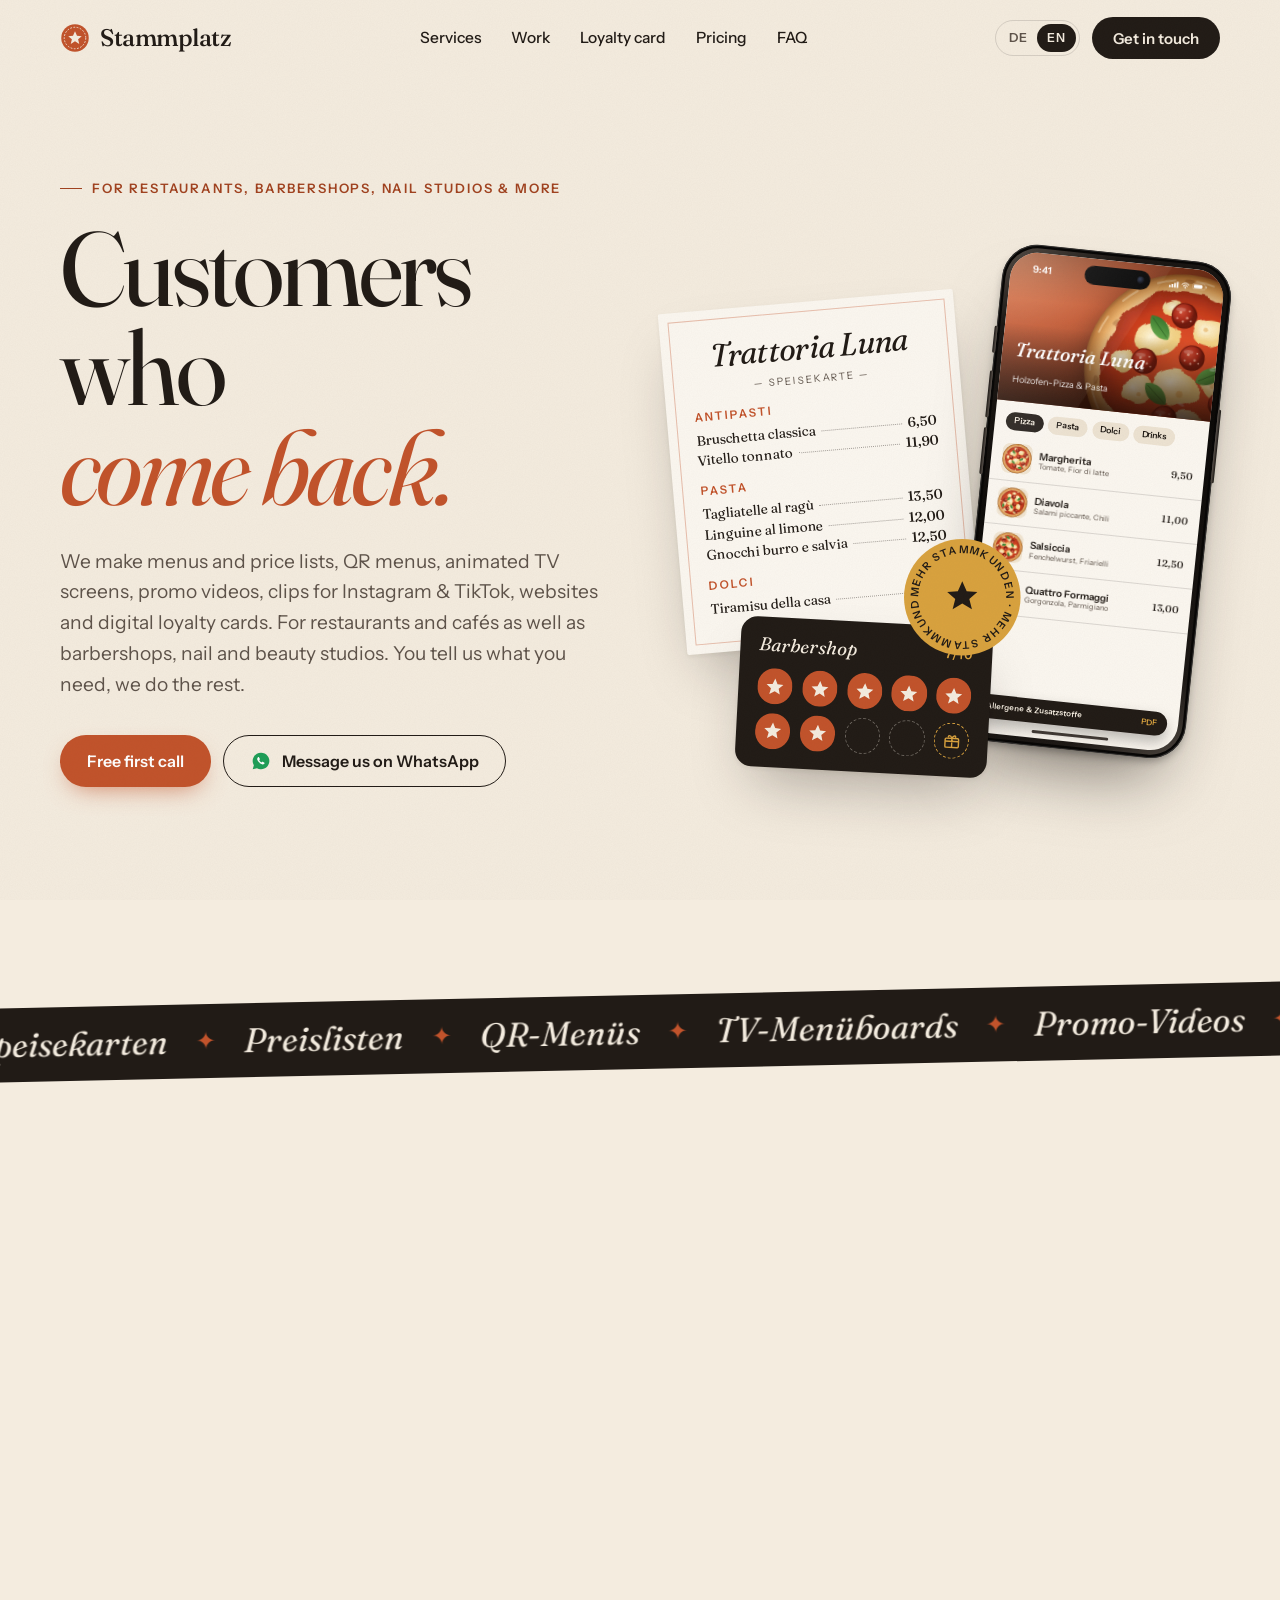
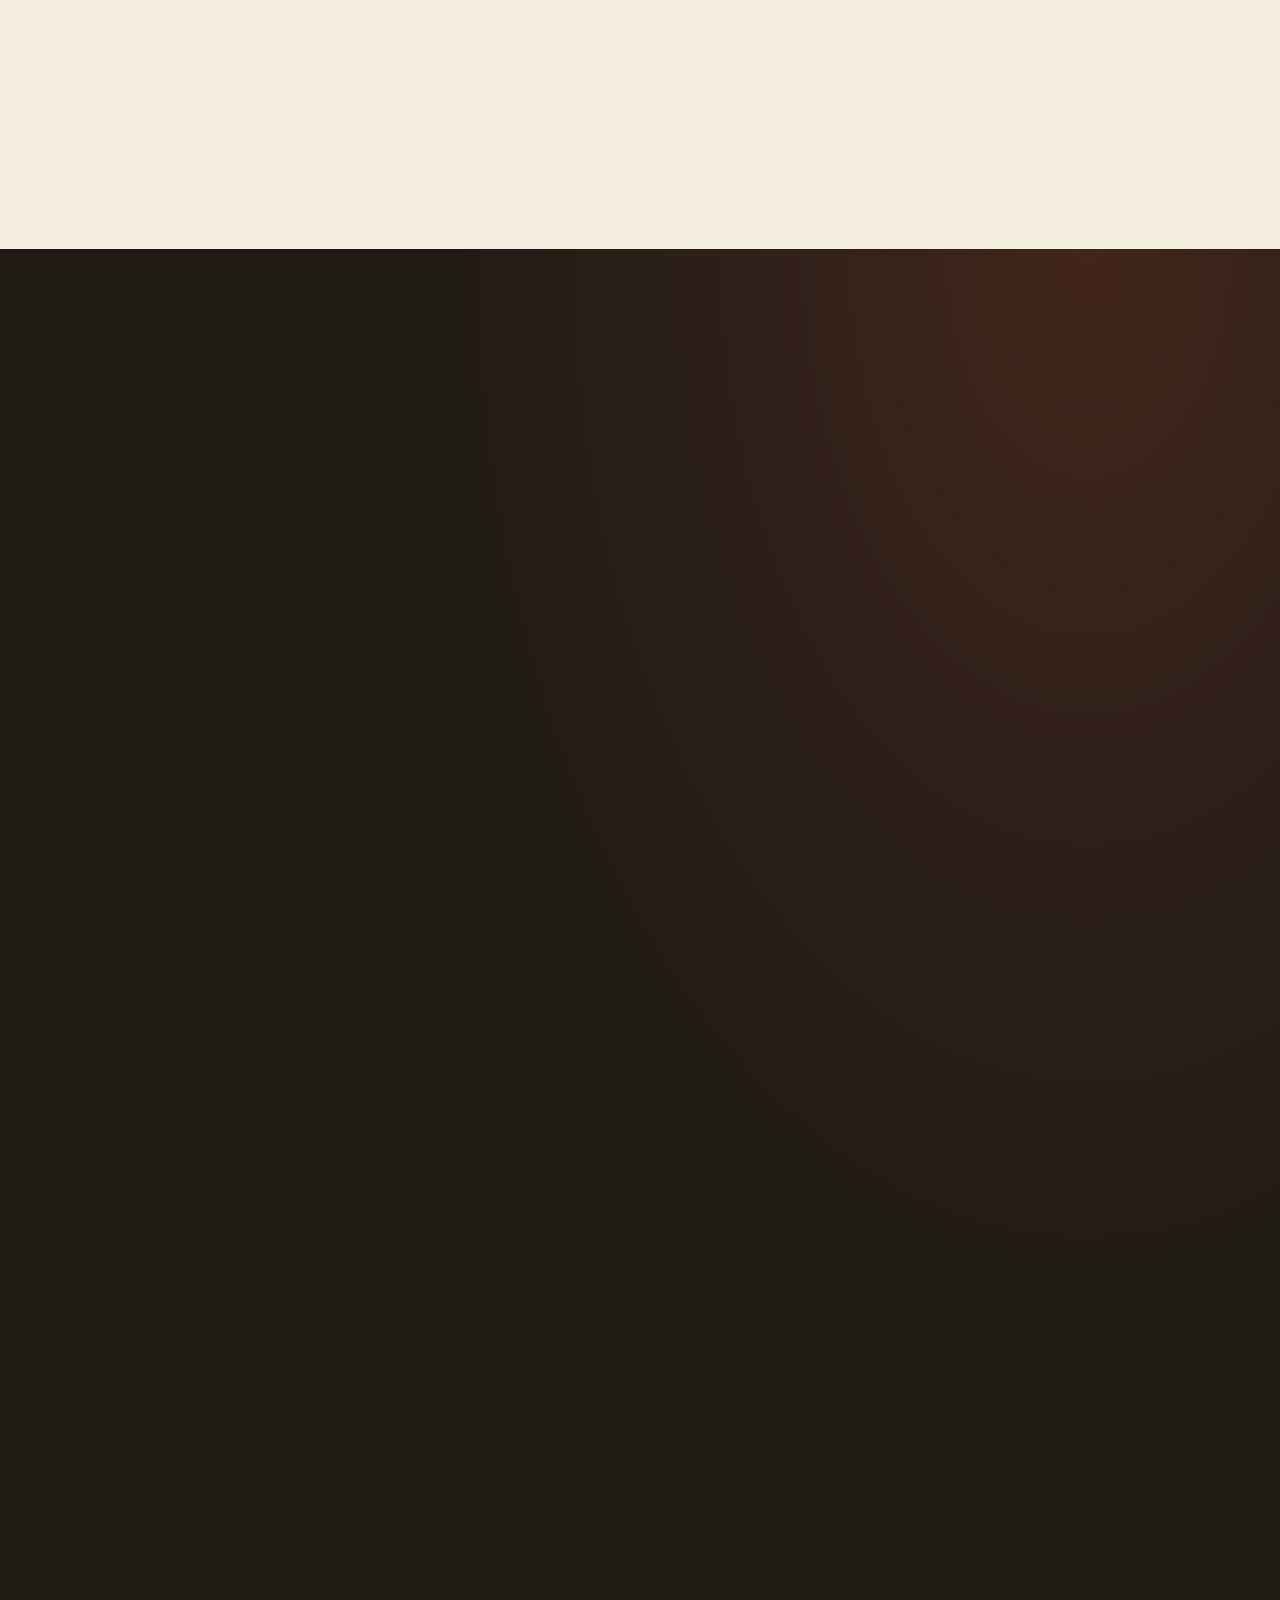
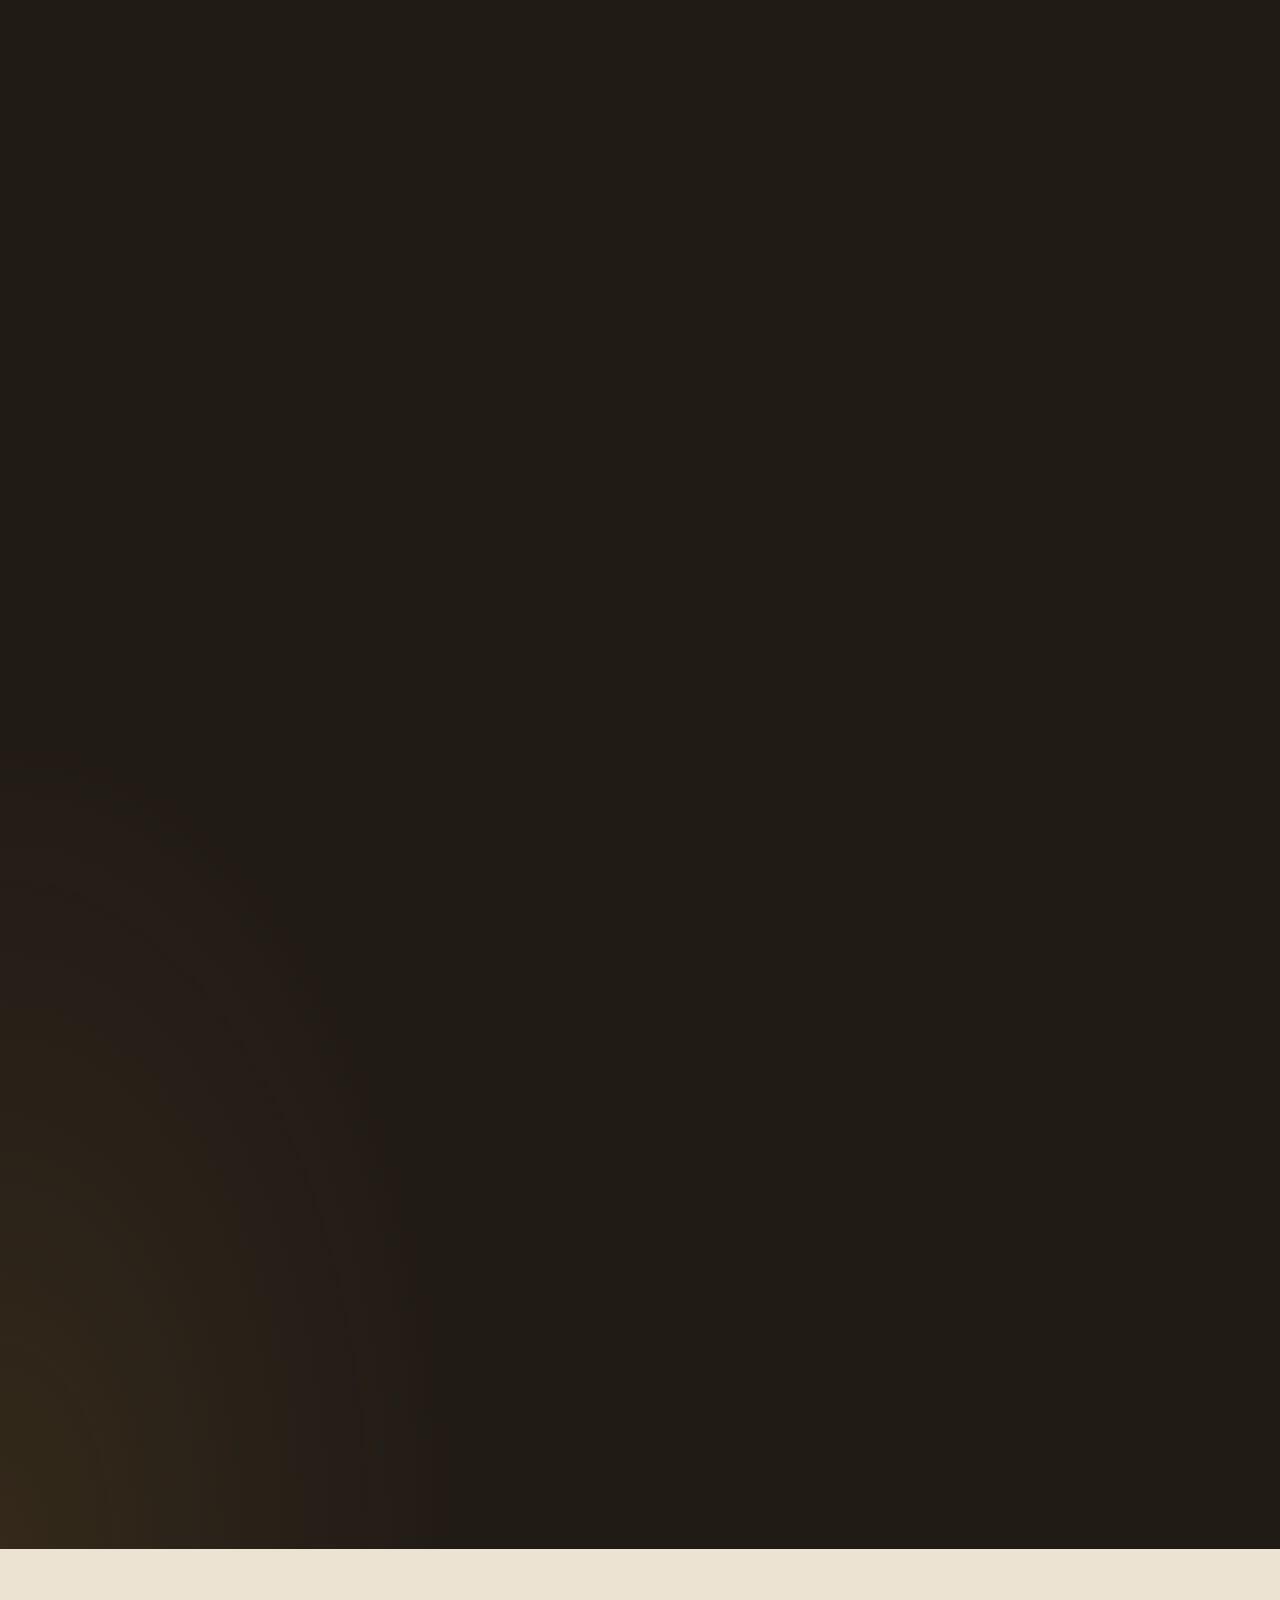
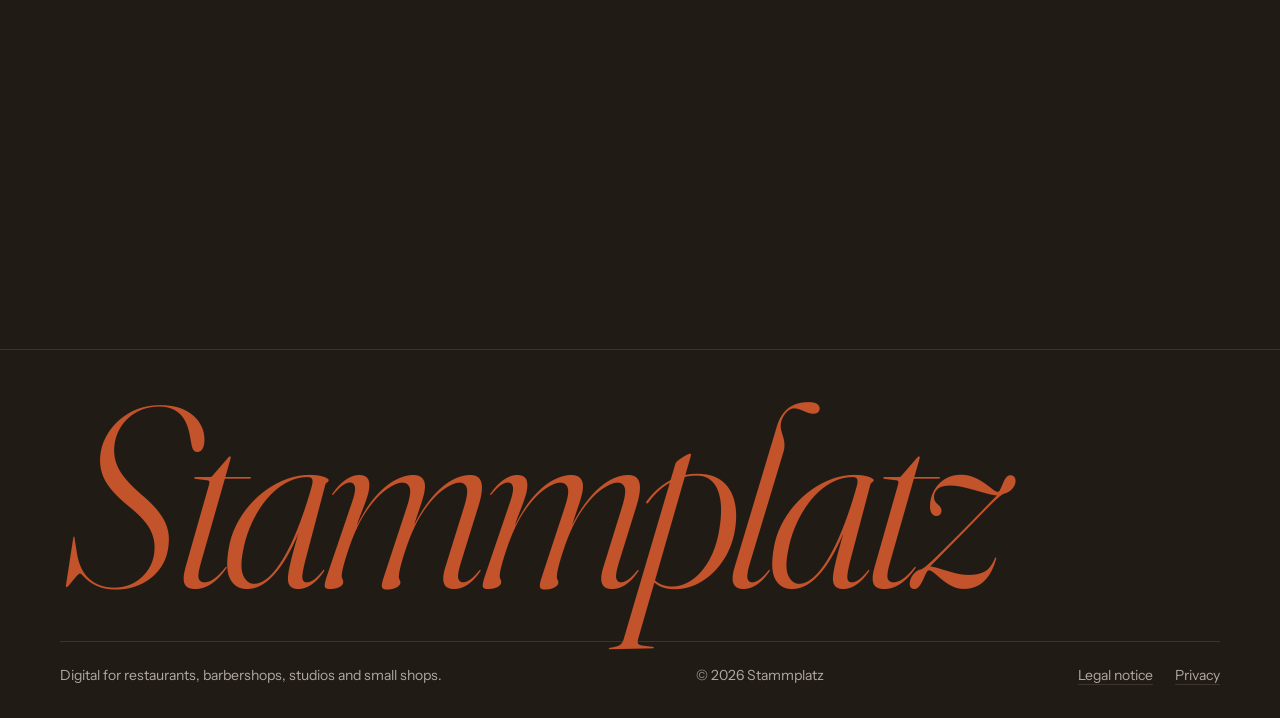
<file: index.html>
<!doctype html>
<html lang="de">
<head>
  <meta charset="utf-8">
  <meta name="viewport" content="width=device-width, initial-scale=1">
  <title>Stammplatz – Digitales für Restaurants, Barbershops und Studios</title>
  <meta name="description" content="Speisekarten und Preislisten, QR-Menüs, animierte TV-Bildschirme, Promo-Videos, Instagram und TikTok, Websites und digitale Stempelkarten. Für Restaurants, Cafés, Barbershops, Nagelstudios und andere kleine Betriebe. Schon über 50 Restaurants betreut.">
  <meta name="theme-color" content="#F4ECDF">
  <meta property="og:title" content="Stammplatz – Kunden, die wiederkommen.">
  <meta property="og:description" content="Speisekarten und Preislisten, QR-Menüs, TV-Bildschirme, Promo-Videos, Instagram &amp; TikTok, Websites und digitale Stempelkarten für Restaurants, Barbershops, Nagelstudios und andere kleine Betriebe.">
  <meta property="og:type" content="website">
  <meta property="og:url" content="https://stammplatz-seite.de/">
  <meta property="og:image" content="https://stammplatz-seite.de/assets/work/web/palma-doener.jpg">
  <link rel="canonical" href="https://stammplatz-seite.de/">
  <link rel="icon" href="assets/favicon.svg" type="image/svg+xml">
  <!-- Sicherheit: Browser lädt nur Dateien von dieser Seite (+ Formular an FormSubmit) -->
  <meta http-equiv="Content-Security-Policy" content="default-src 'self'; script-src 'self' 'sha256-/x7W7R75k8Roq0WaVRQX9blP4OufE5xbAdzklGxsgpw='; style-src 'self'; font-src 'self'; img-src 'self' data:; media-src 'self'; connect-src https://formsubmit.co; form-action 'self'; base-uri 'self'; object-src 'none'">
  <!-- Schriften liegen auf der eigenen Seite (schneller, keine Verbindung zu Google) -->
  <link rel="preload" href="assets/fonts/fraunces.woff2" as="font" type="font/woff2" crossorigin>
  <link rel="preload" href="assets/fonts/instrument-sans.woff2" as="font" type="font/woff2" crossorigin>
  <link rel="stylesheet" href="css/style.css?v=20261123d">
  <script>document.documentElement.classList.add('js');</script>
</head>
<body id="top">

<!-- =========================================================
     GRAFIKEN (Essen, Icons) – einmal definiert, mehrfach benutzt
     ========================================================= -->
<svg width="0" height="0" class="sprite" aria-hidden="true" focusable="false">
  <defs>
    <!-- Pizza -->
    <radialGradient id="pz-crust"><stop offset=".78" stop-color="#F6D29A"/><stop offset=".88" stop-color="#E6A85E"/><stop offset=".96" stop-color="#C47E38"/><stop offset="1" stop-color="#9A5A24"/></radialGradient>
    <radialGradient id="pz-sauce"><stop offset="0" stop-color="#EA5B30"/><stop offset=".8" stop-color="#CC3E1E"/><stop offset="1" stop-color="#A93018"/></radialGradient>
    <radialGradient id="pz-cheese" cx=".4" cy=".35"><stop offset="0" stop-color="#FFF7DC"/><stop offset="1" stop-color="#F3D284"/></radialGradient>
    <radialGradient id="pz-salami" cx=".38" cy=".34"><stop offset="0" stop-color="#D9533A"/><stop offset=".65" stop-color="#AD2C1B"/><stop offset="1" stop-color="#701A0E"/></radialGradient>
    <linearGradient id="pz-basil" x1="0" y1="0" x2="1" y2="1"><stop offset="0" stop-color="#6DB352"/><stop offset="1" stop-color="#2F6B27"/></linearGradient>
    <filter id="melt" x="-15%" y="-15%" width="130%" height="130%"><feTurbulence type="fractalNoise" baseFrequency=".035" numOctaves="2" seed="7"/><feDisplacementMap in="SourceGraphic" scale="14" xChannelSelector="R" yChannelSelector="G"/></filter>
    <filter id="wave" x="-5%" y="-20%" width="110%" height="140%"><feTurbulence type="fractalNoise" baseFrequency=".06 .02" numOctaves="1" seed="3"/><feDisplacementMap in="SourceGraphic" scale="5" xChannelSelector="R" yChannelSelector="G"/></filter>
    <filter id="blur4" x="-20%" y="-50%" width="140%" height="200%"><feGaussianBlur stdDeviation="4"/></filter>
    <g id="pz-sl"><circle r="13" fill="url(#pz-salami)"/><circle r="12.4" fill="none" stroke="#5A1008" stroke-width="1.2" opacity=".5"/><g fill="#F4B8A2" opacity=".85"><circle cx="-4" cy="-3" r="1.4"/><circle cx="3" cy="2" r="1.2"/><circle cx="-1" cy="6" r="1.1"/><circle cx="5" cy="-5" r="1"/><circle cx="-7" cy="3" r="1"/><circle cx="7" cy="5" r=".9"/></g><ellipse cx="-4" cy="-6" rx="5" ry="2" fill="#fff" opacity=".22"/></g>
    <g id="pz-leaf"><path d="M0 0C6-10 22-11 30 0 22 11 6 10 0 0Z" fill="url(#pz-basil)"/><path d="M3 0H27" stroke="#24561E" stroke-width=".9" opacity=".7"/></g>
    <!-- Tiramisu -->
    <radialGradient id="tr-plate"><stop offset="0" stop-color="#FFFFFF"/><stop offset=".7" stop-color="#EFE6D7"/><stop offset="1" stop-color="#D6C8B0"/></radialGradient>
    <linearGradient id="tr-top" x1="0" y1="0" x2="1" y2="0"><stop offset="0" stop-color="#D2E69C"/><stop offset="1" stop-color="#B0CD72"/></linearGradient>
    <linearGradient id="tr-shade" x1="0" y1="0" x2="1" y2="0"><stop offset="0" stop-color="#fff" stop-opacity=".16"/><stop offset=".5" stop-color="#fff" stop-opacity="0"/><stop offset="1" stop-color="#000" stop-opacity=".1"/></linearGradient>
    <clipPath id="tr-front"><polygon points="52,70 150,70 150,142 52,142"/></clipPath>
    <clipPath id="tr-side"><polygon points="150,70 178,52 178,124 150,142"/></clipPath>
    <!-- Burger -->
    <radialGradient id="bg-bun" cx=".4" cy=".3" r=".75"><stop offset="0" stop-color="#F8CC80"/><stop offset=".55" stop-color="#DB9442"/><stop offset="1" stop-color="#A7642A"/></radialGradient>
    <linearGradient id="bg-bunb" x1="0" y1="0" x2="0" y2="1"><stop offset="0" stop-color="#E7A659"/><stop offset="1" stop-color="#B57230"/></linearGradient>
    <radialGradient id="bg-patty" cx=".5" cy=".3" r=".8"><stop offset="0" stop-color="#7E472B"/><stop offset="1" stop-color="#3B1E10"/></radialGradient>
    <linearGradient id="bg-cheese" x1="0" y1="0" x2="0" y2="1"><stop offset="0" stop-color="#FFD24E"/><stop offset="1" stop-color="#F09F1A"/></linearGradient>
    <!-- Cocktail -->
    <linearGradient id="ck-liq" x1="0" y1="0" x2="0" y2="1"><stop offset="0" stop-color="#FFC15A"/><stop offset=".6" stop-color="#F7712A"/><stop offset="1" stop-color="#D9481A"/></linearGradient>
    <linearGradient id="ck-glass" x1="0" y1="0" x2="1" y2="0"><stop offset="0" stop-color="#fff" stop-opacity=".35"/><stop offset=".5" stop-color="#fff" stop-opacity=".06"/><stop offset="1" stop-color="#fff" stop-opacity=".28"/></linearGradient>
  </defs>

  <symbol id="pizza" viewBox="0 0 200 200">
    <circle cx="100" cy="100" r="98" fill="url(#pz-crust)"/>
    <g fill="#7A3B12" opacity=".32"><ellipse cx="30" cy="58" rx="4" ry="2.4" transform="rotate(-40 30 58)"/><ellipse cx="158" cy="36" rx="5" ry="2.6" transform="rotate(40 158 36)"/><ellipse cx="183" cy="112" rx="2.6" ry="5"/><ellipse cx="140" cy="181" rx="5" ry="2.4" transform="rotate(-20 140 181)"/><ellipse cx="52" cy="172" rx="4" ry="2.4" transform="rotate(35 52 172)"/><ellipse cx="15" cy="118" rx="2.4" ry="4.5"/><ellipse cx="100" cy="9" rx="5" ry="2.2"/><ellipse cx="178" cy="70" rx="2.2" ry="3.6"/></g>
    <circle cx="100" cy="100" r="92" fill="none" stroke="#FFE7BD" stroke-opacity=".45" stroke-width="2" stroke-dasharray="18 22" stroke-linecap="round"/>
    <circle cx="100" cy="100" r="81" fill="url(#pz-sauce)" filter="url(#melt)"/>
    <g fill="url(#pz-cheese)" filter="url(#melt)"><ellipse cx="72" cy="70" rx="22" ry="17"/><ellipse cx="126" cy="60" rx="19" ry="15"/><ellipse cx="142" cy="108" rx="21" ry="18"/><ellipse cx="96" cy="118" rx="24" ry="19"/><ellipse cx="58" cy="124" rx="15" ry="14"/><ellipse cx="112" cy="152" rx="18" ry="12"/><ellipse cx="152" cy="146" rx="11" ry="10"/><ellipse cx="88" cy="38" rx="12" ry="9"/><ellipse cx="40" cy="94" rx="10" ry="12"/><ellipse cx="164" cy="80" rx="9" ry="12"/></g>
    <g fill="#E3A247" opacity=".5"><circle cx="77" cy="66" r="4"/><circle cx="134" cy="112" r="3"/><circle cx="101" cy="124" r="3.4"/><circle cx="121" cy="56" r="2.4"/><circle cx="60" cy="128" r="2.2"/></g>
    <use href="#pz-sl" x="62" y="94"/><use href="#pz-sl" x="110" y="86"/><use href="#pz-sl" x="144" y="130"/><use href="#pz-sl" x="88" y="150"/><use href="#pz-sl" x="152" y="72"/><use href="#pz-sl" x="98" y="44"/>
    <use href="#pz-leaf" transform="translate(116 110) rotate(-28)"/><use href="#pz-leaf" transform="translate(66 116) rotate(42)"/><use href="#pz-leaf" transform="translate(140 162) rotate(190)"/><use href="#pz-leaf" transform="translate(84 70) rotate(-130)"/>
    <g fill="#fff" opacity=".35"><ellipse cx="82" cy="82" rx="4" ry="1.6" transform="rotate(-30 82 82)"/><ellipse cx="132" cy="96" rx="3" ry="1.3"/><ellipse cx="104" cy="134" rx="3.4" ry="1.4" transform="rotate(20 104 134)"/><ellipse cx="60" cy="104" rx="2.6" ry="1.1"/></g>
  </symbol>

  <symbol id="tiramisu" viewBox="0 0 220 180">
    <ellipse cx="110" cy="150" rx="102" ry="25" fill="url(#tr-plate)"/>
    <ellipse cx="110" cy="146" rx="80" ry="17" fill="#F7F1E7" stroke="#E0D3BE"/>
    <ellipse cx="118" cy="143" rx="66" ry="9" fill="#3B2416" opacity=".28" filter="url(#blur4)"/>
    <g clip-path="url(#tr-side)"><g transform="matrix(1 -.6429 0 1 0 96.43)" filter="url(#wave)">
      <rect x="140" y="60" width="50" height="20" fill="#9DB862"/><rect x="140" y="80" width="50" height="16" fill="#E6D7BC"/><rect x="140" y="96" width="50" height="14" fill="#9C6533"/><rect x="140" y="110" width="50" height="14" fill="#E6D7BC"/><rect x="140" y="124" width="50" height="13" fill="#8C5829"/><rect x="140" y="137" width="50" height="12" fill="#4A2D1E"/>
    </g></g>
    <polygon points="150,70 178,52 178,124 150,142" fill="#000" opacity=".1"/>
    <g clip-path="url(#tr-front)">
      <g filter="url(#wave)"><rect x="40" y="60" width="122" height="20" fill="#B9D27C"/><rect x="40" y="80" width="122" height="16" fill="#FAF0DC"/><rect x="40" y="96" width="122" height="14" fill="#BC7E41"/><rect x="40" y="110" width="122" height="14" fill="#FAF0DC"/><rect x="40" y="124" width="122" height="13" fill="#AE7038"/><rect x="40" y="137" width="122" height="12" fill="#5B3826"/></g>
      <g fill="#7C4A20" opacity=".45"><ellipse cx="62" cy="103" rx="2" ry="1"/><ellipse cx="84" cy="101" rx="1.6" ry=".9"/><ellipse cx="108" cy="104" rx="2.2" ry="1"/><ellipse cx="132" cy="102" rx="1.6" ry=".9"/><ellipse cx="72" cy="130" rx="2" ry="1"/><ellipse cx="98" cy="131" rx="1.6" ry=".9"/><ellipse cx="124" cy="129" rx="2" ry="1"/><ellipse cx="142" cy="131" rx="1.4" ry=".8"/></g>
      <rect x="52" y="70" width="98" height="72" fill="url(#tr-shade)"/>
    </g>
    <polygon points="52,70 80,52 178,52 150,70" fill="url(#tr-top)"/>
    <path d="M52 70H150L178 52" fill="none" stroke="#E8F3C4" stroke-width="1.2" opacity=".9"/>
    <g>
      <rect x="74" y="62" width="3.4" height="2.2" rx=".6" fill="#6E9A3A" transform="rotate(20 75 63)"/><rect x="88" y="57" width="3" height="2" rx=".6" fill="#8DB64B" transform="rotate(-30 89 58)"/><rect x="96" y="64" width="3.6" height="2.2" rx=".6" fill="#A35D6E" transform="rotate(40 97 65)"/><rect x="104" y="56" width="3" height="2" rx=".6" fill="#6E9A3A"/><rect x="112" y="62" width="3.4" height="2.2" rx=".6" fill="#8DB64B" transform="rotate(60 113 63)"/><rect x="140" y="62" width="3.2" height="2" rx=".6" fill="#6E9A3A" transform="rotate(-20 141 63)"/><rect x="148" y="56" width="3.4" height="2.2" rx=".6" fill="#A35D6E" transform="rotate(25 149 57)"/><rect x="158" y="59" width="3" height="2" rx=".6" fill="#8DB64B"/><rect x="84" y="66" width="2.6" height="1.8" rx=".5" fill="#8DB64B"/><rect x="132" y="66" width="2.8" height="1.8" rx=".5" fill="#6E9A3A" transform="rotate(50 133 67)"/><rect x="164" y="54" width="2.6" height="1.8" rx=".5" fill="#6E9A3A"/>
    </g>
    <path d="M108 56C106 46 116 42 122 33 128 42 138 46 136 56 134 60 110 60 108 56Z" fill="#FFF9EC"/>
    <path d="M112 52C118 48 126 48 132 52M116 45C120 42 124 42 128 45" fill="none" stroke="#EADBC0" stroke-width="1.2"/>
    <ellipse cx="122" cy="36" rx="4.4" ry="2.8" fill="#8FBF4E" transform="rotate(-20 122 36)"/>
    <path d="M134 46c6-8 16-9 19-3-6 6-14 7-19 3z" fill="#4E9A3A"/><path d="M135 46c5-2 10-3 16-3" stroke="#2F6B27" stroke-width=".8" fill="none"/>
  </symbol>

  <symbol id="b-bot" viewBox="0 0 200 180"><path d="M36 130h128a4 4 0 0 1 4 4c0 16-22 26-68 26S32 150 32 134a4 4 0 0 1 4-4z" fill="url(#bg-bunb)"/><path d="M36 129h128a5 5 0 0 1 0 8H36a5 5 0 0 1 0-8z" fill="#F2C887"/></symbol>
  <symbol id="b-patty" viewBox="0 0 200 180"><rect x="30" y="104" width="140" height="28" rx="14" fill="url(#bg-patty)"/><g stroke="#24100A" stroke-width="2" opacity=".35" stroke-linecap="round"><path d="M48 112l8 12M72 110l8 14M96 110l8 14M120 110l8 14M144 112l8 12"/></g><g fill="#A0603A" opacity=".55"><circle cx="60" cy="122" r="1.5"/><circle cx="88" cy="114" r="1.2"/><circle cx="116" cy="124" r="1.4"/><circle cx="138" cy="116" r="1.2"/></g></symbol>
  <symbol id="b-cheese" viewBox="0 0 200 180"><path d="M28 96H172L168 104C162 104 160 108 159 116 158 123 152 123 151 116L149 104H120C115 104 113 110 112 120 111 128 104 128 103 120L101 104H72C66 104 64 108 63 113 62 119 56 119 55 113L53 104H32Z" fill="url(#bg-cheese)"/><path d="M32 97H168" stroke="#FFE59A" stroke-width="2" opacity=".7"/></symbol>
  <symbol id="b-tomato" viewBox="0 0 200 180"><ellipse cx="70" cy="95" rx="32" ry="7.5" fill="#D93A26"/><ellipse cx="70" cy="94" rx="25" ry="5" fill="#EF6247"/><ellipse cx="130" cy="95" rx="32" ry="7.5" fill="#D93A26"/><ellipse cx="130" cy="94" rx="25" ry="5" fill="#EF6247"/><g fill="#F8D68C"><ellipse cx="62" cy="94" rx="2" ry="1"/><ellipse cx="76" cy="93" rx="2" ry="1"/><ellipse cx="124" cy="94" rx="2" ry="1"/><ellipse cx="138" cy="93" rx="2" ry="1"/></g></symbol>
  <symbol id="b-lettuce" viewBox="0 0 200 180"><path d="M30 88q5.5-9 11 0t11 0t11 0t11 0t11 0t11 0t11 0t11 0t11 0t11 0t11 0t11 0t11 0v6q-5.5 7-11 0t-11 0t-11 0t-11 0t-11 0t-11 0t-11 0t-11 0t-11 0t-11 0t-11 0t-11 0t-11 0z" fill="#74B944"/><path d="M32 90q5.5-6 11 0t11 0t11 0t11 0t11 0t11 0t11 0t11 0t11 0t11 0t11 0t11 0" fill="none" stroke="#4C8E29" stroke-width="1.2" opacity=".7"/></symbol>
  <symbol id="b-top" viewBox="0 0 200 180"><path d="M32 82C32 40 62 22 100 22S168 40 168 82c0 5-3 8-8 8H40c-5 0-8-3-8-8z" fill="url(#bg-bun)"/><ellipse cx="76" cy="42" rx="22" ry="8" fill="#fff" opacity=".22" transform="rotate(-18 76 42)"/><g fill="#FFF3D6"><ellipse cx="70" cy="52" rx="2.6" ry="1.4" transform="rotate(30 70 52)"/><ellipse cx="92" cy="38" rx="2.6" ry="1.4" transform="rotate(-20 92 38)"/><ellipse cx="112" cy="46" rx="2.6" ry="1.4" transform="rotate(40 112 46)"/><ellipse cx="132" cy="40" rx="2.6" ry="1.4" transform="rotate(-30 132 40)"/><ellipse cx="150" cy="58" rx="2.6" ry="1.4" transform="rotate(20 150 58)"/><ellipse cx="56" cy="66" rx="2.6" ry="1.4" transform="rotate(-40 56 66)"/><ellipse cx="84" cy="62" rx="2.6" ry="1.4" transform="rotate(10 84 62)"/><ellipse cx="106" cy="30" rx="2.6" ry="1.4"/><ellipse cx="124" cy="62" rx="2.6" ry="1.4" transform="rotate(-15 124 62)"/><ellipse cx="142" cy="74" rx="2.6" ry="1.4" transform="rotate(35 142 74)"/><ellipse cx="100" cy="52" rx="2.6" ry="1.4" transform="rotate(50 100 52)"/><ellipse cx="72" cy="76" rx="2.6" ry="1.4" transform="rotate(-10 72 76)"/></g></symbol>
  <symbol id="food-burger" viewBox="0 0 200 180"><use href="#b-bot"/><use href="#b-patty"/><use href="#b-cheese"/><use href="#b-tomato"/><use href="#b-lettuce"/><use href="#b-top"/></symbol>

  <symbol id="cocktail" viewBox="0 0 160 220">
    <ellipse cx="80" cy="207" rx="36" ry="7" fill="#000" opacity=".28"/>
    <ellipse cx="80" cy="200" rx="30" ry="6" fill="url(#ck-glass)" stroke="#fff" stroke-opacity=".5"/>
    <rect x="77" y="128" width="6" height="72" fill="url(#ck-glass)"/>
    <path d="M34 20Q30 122 80 132Q130 122 126 20" fill="url(#ck-glass)"/>
    <path d="M98 2L76 112" stroke="#F4ECDF" stroke-width="5" stroke-linecap="round"/>
    <path d="M37 58Q36 122 80 128Q124 122 123 58Z" fill="url(#ck-liq)"/>
    <ellipse cx="80" cy="58" rx="43" ry="5" fill="#FFD27A" opacity=".9"/>
    <g fill="#fff" opacity=".3"><rect x="50" y="66" width="22" height="20" rx="4" transform="rotate(-12 61 76)"/><rect x="82" y="72" width="22" height="20" rx="4" transform="rotate(14 93 82)"/><rect x="62" y="94" width="20" height="18" rx="4" transform="rotate(6 72 103)"/></g>
    <path d="M44 30Q42 100 62 118" stroke="#fff" stroke-opacity=".55" stroke-width="3" fill="none" stroke-linecap="round"/>
    <path d="M34 20Q30 122 80 132Q130 122 126 20" fill="none" stroke="#fff" stroke-opacity=".5" stroke-width="1.8"/>
    <ellipse cx="80" cy="20" rx="46" ry="6" fill="none" stroke="#fff" stroke-opacity=".6" stroke-width="1.5"/>
    <g transform="translate(120 24)"><circle r="18" fill="#EE7A1F"/><circle r="15" fill="#FFB547"/><path d="M0-15V15M-15 0H15M-10.6-10.6L10.6 10.6M10.6-10.6L-10.6 10.6" stroke="#F59A2E" stroke-width="1.4"/><circle r="2.4" fill="#FFE0A0"/></g>
  </symbol>

  <symbol id="sb-icons" viewBox="0 0 68 12">
    <rect x="0" y="8" width="3" height="4" rx=".8"/><rect x="4.5" y="6" width="3" height="6" rx=".8"/><rect x="9" y="3.5" width="3" height="8.5" rx=".8"/><rect x="13.5" y="1" width="3" height="11" rx=".8"/>
    <path d="M23 4.6a9 9 0 0 1 12 0M25.3 7.3a5.6 5.6 0 0 1 7.4 0" stroke="currentColor" stroke-width="1.7" fill="none" stroke-linecap="round"/><circle cx="29" cy="10.2" r="1.4"/>
    <rect x="42" y="1" width="22" height="10" rx="3" fill="none" stroke="currentColor" stroke-opacity=".45"/><rect x="44" y="3" width="15" height="6" rx="1.5"/><rect x="65" y="4" width="1.8" height="4" rx=".8" fill-opacity=".45"/>
  </symbol>
  <symbol id="qr" viewBox="0 0 21 21">
    <path fill-rule="evenodd" d="M0 0h7v7H0zM1 1v5h5V1zM2 2h3v3H2zM14 0h7v7h-7zM15 1v5h5V1zM16 2h3v3h-3zM0 14h7v7H0zM1 15v5h5v-5zM2 16h3v3H2z"/>
    <path d="M8 0h1v1H8zM10 0h1v1h-1zM12 0h1v1h-1zM9 1h1v1H9zM11 1h1v1h-1zM8 2h2v1H8zM12 2h1v1h-1zM10 3h1v1h-1zM8 4h1v1H8zM11 4h2v1h-2zM9 5h1v1H9zM10 6h1v1h-1zM12 6h1v1h-1zM0 8h1v1H0zM2 8h2v1H2zM5 8h1v1H5zM7 8h1v1H7zM9 8h2v1H9zM13 8h1v1h-1zM15 8h2v1h-2zM19 8h2v1h-2zM1 9h1v1H1zM4 9h1v1H4zM6 9h1v1H6zM8 9h1v1H8zM11 9h2v1h-2zM14 9h1v1h-1zM17 9h1v1h-1zM20 9h1v1h-1zM0 10h1v1H0zM2 10h1v1H2zM5 10h1v1H5zM9 10h2v1H9zM13 10h1v1h-1zM15 10h1v1h-1zM18 10h2v1h-2zM1 11h1v1H1zM3 11h2v1H3zM7 11h2v1H7zM11 11h1v1h-1zM14 11h1v1h-1zM16 11h2v1h-2zM20 11h1v1h-1zM0 12h1v1H0zM2 12h1v1H2zM5 12h2v1H5zM9 12h1v1H9zM12 12h2v1h-2zM15 12h1v1h-1zM18 12h1v1h-1zM8 13h1v1H8zM10 13h2v1h-2zM14 13h1v1h-1zM16 13h1v1h-1zM19 13h2v1h-2zM9 14h1v1H9zM12 14h2v1h-2zM15 14h1v1h-1zM17 14h2v1h-2zM8 15h1v1H8zM10 15h1v1h-1zM14 15h1v1h-1zM16 15h1v1h-1zM19 15h1v1h-1zM9 16h1v1H9zM11 16h2v1h-2zM15 16h1v1h-1zM17 16h2v1h-2zM20 16h1v1h-1zM8 17h1v1H8zM10 17h1v1h-1zM13 17h2v1h-2zM16 17h1v1h-1zM19 17h1v1h-1zM9 18h1v1H9zM11 18h2v1h-2zM15 18h1v1h-1zM17 18h2v1h-2zM20 18h1v1h-1zM8 19h1v1H8zM10 19h1v1h-1zM13 19h1v1h-1zM16 19h1v1h-1zM19 19h1v1h-1zM9 20h1v1H9zM11 20h2v1h-2zM14 20h2v1h-2zM17 20h1v1h-1zM20 20h1v1h-1z"/>
  </symbol>
</svg>

<!-- ============ HEADER ============ -->
<header class="site-header" id="header">
  <div class="container header-inner">
    <a class="logo" href="#top" aria-label="Stammplatz – Startseite">
      <svg class="logo-mark" viewBox="0 0 24 24" aria-hidden="true"><circle cx="12" cy="12" r="11" fill="currentColor"/><circle cx="12" cy="12" r="8.6" fill="none" stroke="#F4ECDF" stroke-width=".7" stroke-dasharray="1.4 1.2"/><polygon points="12,6.6 13.6,10.2 17.4,10.5 14.5,12.9 15.4,16.7 12,14.6 8.6,16.7 9.5,12.9 6.6,10.5 10.4,10.2" fill="#F4ECDF"/></svg>
      <span>Stammplatz</span>
    </a>

    <nav class="nav" id="nav" aria-label="Hauptnavigation">
      <a href="#leistungen" data-i18n="nav.services">Leistungen</a>
      <a href="#arbeiten" data-i18n="nav.work">Arbeiten</a>
      <a href="#stempelkarte" data-i18n="nav.stamp">Stempelkarte</a>
      <a href="#pakete" data-i18n="nav.pricing">Preise</a>
      <a href="#faq" data-i18n="nav.faq">FAQ</a>
      <a href="#kontakt" class="nav-cta-mobile" data-i18n="nav.contact">Kontakt</a>
    </nav>

    <div class="header-actions">
      <div class="lang" role="group" aria-label="Sprache / Language">
        <button type="button" data-lang="de" aria-pressed="true">DE</button>
        <button type="button" data-lang="en" aria-pressed="false">EN</button>
      </div>
      <a href="#kontakt" class="btn btn-small btn-ink header-cta" data-i18n="nav.cta">Anfragen</a>
      <button class="burger" id="burger" type="button" aria-label="Menü öffnen" aria-expanded="false" aria-controls="nav">
        <span></span><span></span>
      </button>
    </div>
  </div>
</header>

<main>

<!-- ============ HERO ============ -->
<section class="hero">
  <div class="container hero-grid">
    <div class="hero-copy">
      <p class="eyebrow reveal" data-i18n="hero.eyebrow">Für Restaurants, Barbershops, Nagelstudios &amp; Co.</p>
      <h1 class="reveal" data-i18n="hero.title">Kunden, die <em>wiederkommen.</em></h1>
      <p class="lead reveal" data-i18n="hero.lead">Wir machen Speisekarten und Preislisten, QR-Menüs, animierte TV-Bildschirme, Promo-Videos, Clips für Instagram &amp; TikTok, Websites und digitale Stempelkarten. Für Restaurants und Cafés genauso wie für Barbershops, Nagel- und Kosmetikstudios. Sie schicken uns Ihre Wünsche, wir erledigen den Rest.</p>
      <p class="lead lead-short reveal" data-i18n="hero.lead.s">Karten, TV-Menüs, Websites und Stempelkarten. Sie sagen, was Sie brauchen, wir machen den Rest.</p>
      <div class="hero-ctas reveal">
        <a href="#kontakt" class="btn btn-primary" data-i18n="hero.cta1">Kostenloses Erstgespräch</a>
        <a href="https://wa.me/4917661998691?text=Hallo%20Stammplatz%2C%20ich%20interessiere%20mich%20f%C3%BCr%20Ihre%20Angebote." data-i18n-attr="href:ct.wa.href" target="_blank" rel="noopener" class="btn btn-ghost btn-wa"><svg class="wa-ic" viewBox="0 0 24 24" aria-hidden="true"><path d="M12 3a9 9 0 0 0-7.8 13.5L3 21l4.6-1.2A9 9 0 1 0 12 3z"/><path class="wa-phone" d="M8.8 7.8c.3-.3.8-.3 1 .1l.9 1.7c.2.3.1.7-.2 1l-.5.5c.5 1.1 1.4 2 2.5 2.5l.5-.5c.3-.3.7-.3 1-.2l1.7.9c.4.2.4.7.1 1-.9 1-2.2 1.2-3.4.6a9 9 0 0 1-4.2-4.2c-.6-1.2-.4-2.5.6-3.4z"/></svg><span data-i18n="hero.cta2">Per WhatsApp schreiben</span></a>
      </div>
      <ul class="trust reveal">
        <li data-i18n="hero.t1">Schon 50+ Restaurants betreut</li>
        <li data-i18n="hero.t2">Festpreise, Menü ab 49 €</li>
        <li data-i18n="hero.t3">Sie sprechen direkt mit uns</li>
      </ul>
    </div>

    <div class="hero-visual reveal" aria-hidden="true">
      <!-- Paper menu -->
      <div class="hv-menu float-a">
        <p class="hv-menu-name">Trattoria Luna</p>
        <p class="hv-menu-sub">— Speisekarte —</p>
        <p class="hv-menu-sec">Antipasti</p>
        <p class="hv-row"><span>Bruschetta classica</span><i></i><b>6,50</b></p>
        <p class="hv-row"><span>Vitello tonnato</span><i></i><b>11,90</b></p>
        <p class="hv-menu-sec">Pasta</p>
        <p class="hv-row"><span>Tagliatelle al ragù</span><i></i><b>13,50</b></p>
        <p class="hv-row"><span>Linguine al limone</span><i></i><b>12,00</b></p>
        <p class="hv-row"><span>Gnocchi burro e salvia</span><i></i><b>12,50</b></p>
        <p class="hv-menu-sec">Dolci</p>
        <p class="hv-row"><span>Tiramisu della casa</span><i></i><b>6,90</b></p>
      </div>

      <!-- Phone: QR menu -->
      <div class="device hv-phone float-b">
        <div class="device-body">
          <i class="db db-a"></i><i class="db db-v1"></i><i class="db db-v2"></i><i class="db db-p"></i>
          <div class="device-screen">
            <span class="device-island"></span>
            <div class="sb sb-light"><span>9:41</span><svg><use href="#sb-icons"/></svg></div>
            <div class="qr-hero">
              <svg class="qr-pizza"><use href="#pizza"/></svg>
              <div class="qr-hero-txt"><b>Trattoria Luna</b><small>Holzofen-Pizza &amp; Pasta</small></div>
            </div>
            <div class="qr-chips"><span class="on">Pizza</span><span>Pasta</span><span>Dolci</span><span>Drinks</span></div>
            <div class="qr-item"><span class="qr-thumb"><svg><use href="#pizza"/></svg></span><span class="qr-txt"><b>Margherita</b><small>Tomate, Fior di latte</small></span><span class="qr-price">9,50</span></div>
            <div class="qr-item"><span class="qr-thumb r2"><svg><use href="#pizza"/></svg></span><span class="qr-txt"><b>Diavola</b><small>Salami piccante, Chili</small></span><span class="qr-price">11,00</span></div>
            <div class="qr-item"><span class="qr-thumb r3"><svg><use href="#pizza"/></svg></span><span class="qr-txt"><b>Salsiccia</b><small>Fenchelwurst, Friarielli</small></span><span class="qr-price">12,50</span></div>
            <div class="qr-item"><span class="qr-thumb r4"><svg><use href="#pizza"/></svg></span><span class="qr-txt"><b>Quattro Formaggi</b><small>Gorgonzola, Parmigiano</small></span><span class="qr-price">13,00</span></div>
            <div class="qr-bar"><span>Allergene &amp; Zusatzstoffe</span><span>PDF</span></div>
            <span class="device-home"></span>
          </div>
        </div>
      </div>

      <!-- Stamp card -->
      <div class="hv-stamp float-c">
        <div class="hv-stamp-top"><span>Barbershop</span><span>7/10</span></div>
        <div class="hv-stamp-grid">
          <i class="on"></i><i class="on"></i><i class="on"></i><i class="on"></i><i class="on"></i>
          <i class="on"></i><i class="on"></i><i></i><i></i><i class="gift"></i>
        </div>
      </div>

      <!-- Rotating badge -->
      <svg class="hv-badge" viewBox="0 0 120 120">
        <defs><path id="circ" d="M60,60 m-44,0 a44,44 0 1,1 88,0 a44,44 0 1,1 -88,0"/></defs>
        <circle cx="60" cy="60" r="58" class="hv-badge-bg"/>
        <text><textPath href="#circ">MEHR STAMMKUNDEN · MEHR STAMMKUNDEN ·</textPath></text>
        <polygon points="60,44 64.4,54 75,54.8 67,61.6 69.6,72 60,66.2 50.4,72 53,61.6 45,54.8 55.6,54" class="hv-badge-star"/>
      </svg>
    </div>
  </div>
</section>

<!-- ============ MARQUEE ============ -->
<div class="marquee-wrap" aria-hidden="true">
<div class="marquee">
  <div class="marquee-track">
    <span>Speisekarten</span><span>✦</span><span>Preislisten</span><span>✦</span><span>QR-Menüs</span><span>✦</span><span>TV-Menüboards</span><span>✦</span><span>Promo-Videos</span><span>✦</span><span>Instagram</span><span>✦</span><span>TikTok</span><span>✦</span><span>Websites</span><span>✦</span><span>Stempelkarten</span><span>✦</span>
    <span>Speisekarten</span><span>✦</span><span>Preislisten</span><span>✦</span><span>QR-Menüs</span><span>✦</span><span>TV-Menüboards</span><span>✦</span><span>Promo-Videos</span><span>✦</span><span>Instagram</span><span>✦</span><span>TikTok</span><span>✦</span><span>Websites</span><span>✦</span><span>Stempelkarten</span><span>✦</span>
  </div>
</div>
</div>

<!-- ============ ZAHLEN ============ -->
<section class="stats" aria-label="Stammplatz in Zahlen">
  <div class="container stats-grid">
    <div class="stat stat-main reveal">
      <p class="stat-num"><span class="count" data-to="50">50</span><span class="stat-plus">+</span></p>
      <p class="stat-label" data-i18n="st.1">Restaurants haben wir schon digital gemacht</p>
    </div>
    <div class="stat reveal">
      <p class="stat-num">24<small>h</small></p>
      <p class="stat-label" data-i18n="st.2">bis zur Antwort auf Ihre Anfrage</p>
    </div>
    <div class="stat reveal">
      <p class="stat-num">5<small data-i18n="st.days">Tage</small></p>
      <p class="stat-label" data-i18n="st.3">bis Ihre neue Karte oder Preisliste fertig ist</p>
    </div>
    <div class="stat reveal">
      <p class="stat-num">1</p>
      <p class="stat-label" data-i18n="st.4">Ansprechpartner für alles</p>
    </div>
  </div>
</section>

<!-- ============ FÜR WEN ============ -->
<section class="section section-branches" id="branchen">
  <div class="container">
    <div class="section-head">
      <p class="eyebrow reveal" data-i18n="br.eyebrow">Für wen</p>
      <h2 class="reveal" data-i18n="br.title">Nicht nur für <em>Restaurants.</em></h2>
      <p class="section-lead reveal" data-i18n="br.lead">Angefangen haben wir mit Restaurants. Dieselben Werkzeuge helfen jedem Laden, in den Kunden regelmäßig wiederkommen sollen.</p>
    </div>
    <div class="branches">
      <article class="branch reveal">
        <span class="icon"><svg viewBox="0 0 24 24" aria-hidden="true"><path d="M7 3v18M4.5 3v5a2.5 2.5 0 0 0 5 0V3M17 21V3c-2.2 1.2-3.5 4-3.5 7.5 0 1.6 1.2 2.5 3.5 2.5"/></svg></span>
        <div><h3 data-i18n="br.1.t">Restaurants &amp; Cafés</h3><p data-i18n="br.1.d">Speisekarte, QR-Menü am Tisch und das TV-Menü über der Theke.</p></div>
      </article>
      <article class="branch reveal">
        <span class="icon"><svg viewBox="0 0 24 24" aria-hidden="true"><path d="M8 11.5l4 9.5 4-9.5"/><path d="M7.5 11.5a4.5 4.5 0 1 1 9 0z"/></svg></span>
        <div><h3 data-i18n="br.2.t">Imbisse &amp; Eisdielen</h3><p data-i18n="br.2.d">Bewegte Angebote auf dem Bildschirm, Bestell-Link über WhatsApp und Ihr Google-Profil.</p></div>
      </article>
      <article class="branch reveal">
        <span class="icon"><svg viewBox="0 0 24 24" aria-hidden="true"><circle cx="6" cy="7" r="3"/><circle cx="6" cy="17" r="3"/><path d="M8.6 8.6L20 19M8.6 15.4L20 5"/></svg></span>
        <div><h3 data-i18n="br.3.t">Barbershops &amp; Friseure</h3><p data-i18n="br.3.d">Preisliste auf dem Bildschirm im Laden, Stempelkarte (z. B. jeder 10. Schnitt gratis) und Reels von Ihren Schnitten.</p></div>
      </article>
      <article class="branch reveal">
        <span class="icon"><svg viewBox="0 0 24 24" aria-hidden="true"><rect x="7" y="10" width="10" height="11" rx="2.5"/><path d="M10 10V6.5h4V10M11 6.5V3h2v3.5"/></svg></span>
        <div><h3 data-i18n="br.4.t">Nagelstudios</h3><p data-i18n="br.4.d">Preisliste als PDF und per QR-Code, Instagram und TikTok mit Ihren Designs.</p></div>
      </article>
      <article class="branch reveal">
        <span class="icon"><svg viewBox="0 0 24 24" aria-hidden="true"><path d="M12 3l1.8 5.2L19 10l-5.2 1.8L12 17l-1.8-5.2L5 10l5.2-1.8z"/><path d="M18.5 15.5l.7 1.8 1.8.7-1.8.7-.7 1.8-.7-1.8-1.8-.7 1.8-.7z"/></svg></span>
        <div><h3 data-i18n="br.5.t">Kosmetik &amp; Beauty</h3><p data-i18n="br.5.d">Website mit Behandlungen und Preisen, Google-Profil mit Bewertungen und eine Stempelkarte für Stammkundinnen.</p></div>
      </article>
      <a class="branch branch-more reveal" href="#kontakt">
        <span class="icon"><svg viewBox="0 0 24 24" aria-hidden="true"><path d="M5 12h14M13 6l6 6-6 6"/></svg></span>
        <div><h3 data-i18n="br.6.t">Ihr Laden <em>fehlt?</em></h3><p data-i18n="br.6.d">Tattoo-Studio, Bäckerei, Kiosk oder Fitnessstudio: Schreiben Sie uns, was Sie brauchen.</p></div>
      </a>
    </div>
  </div>
</section>

<!-- ============ OHNE / MIT UNS ============ -->
<section class="section" id="unterschied">
  <div class="container">
    <div class="section-head">
      <p class="eyebrow reveal" data-i18n="cmp.eyebrow">Der Unterschied</p>
      <h2 class="reveal" data-i18n="cmp.title">Was sich <em>für Sie ändert.</em></h2>
    </div>
    <div class="compare">
      <article class="cmp reveal">
        <h3 data-i18n="cmp.1.t">Neue Preise</h3>
        <div class="cmp-row cmp-without">
          <span class="cmp-ic"><svg viewBox="0 0 24 24" aria-hidden="true"><path d="M7 7l10 10M17 7L7 17"/></svg></span>
          <div><span class="cmp-tag" data-i18n="cmp.without">Ohne uns</span><p data-i18n="cmp.1.a">Alle Karten und Preislisten neu drucken und bis dahin mit dem Kuli korrigieren.</p></div>
        </div>
        <div class="cmp-row cmp-with">
          <span class="cmp-ic"><svg class="draw" viewBox="0 0 24 24" aria-hidden="true"><path d="M5 12.5l4.5 4.5L19 7.5"/></svg></span>
          <div><span class="cmp-tag" data-i18n="cmp.with">Mit uns</span><p data-i18n="cmp.1.b">Sie schreiben uns kurz, wir ändern die Online-Version. Neu drucken müssen Sie nichts.</p></div>
        </div>
      </article>
      <article class="cmp reveal">
        <h3 data-i18n="cmp.2.t">Stammkunden</h3>
        <div class="cmp-row cmp-without">
          <span class="cmp-ic"><svg viewBox="0 0 24 24" aria-hidden="true"><path d="M7 7l10 10M17 7L7 17"/></svg></span>
          <div><span class="cmp-tag" data-i18n="cmp.without">Ohne uns</span><p data-i18n="cmp.2.a">Kunden kommen einmal, und Sie wissen nicht, ob sie wiederkommen.</p></div>
        </div>
        <div class="cmp-row cmp-with">
          <span class="cmp-ic"><svg class="draw" viewBox="0 0 24 24" aria-hidden="true"><path d="M5 12.5l4.5 4.5L19 7.5"/></svg></span>
          <div><span class="cmp-tag" data-i18n="cmp.with">Mit uns</span><p data-i18n="cmp.2.b">Die Stempelkarte ist auf dem Handy Ihrer Kunden. Wer länger nicht da war, bekommt eine Nachricht.</p></div>
        </div>
      </article>
      <article class="cmp reveal">
        <h3 data-i18n="cmp.3.t">Telefon</h3>
        <div class="cmp-row cmp-without">
          <span class="cmp-ic"><svg viewBox="0 0 24 24" aria-hidden="true"><path d="M7 7l10 10M17 7L7 17"/></svg></span>
          <div><span class="cmp-tag" data-i18n="cmp.without">Ohne uns</span><p data-i18n="cmp.3.a">Es klingelt, während Sie am Herd oder beim Kunden stehen. Der Anrufer legt auf.</p></div>
        </div>
        <div class="cmp-row cmp-with">
          <span class="cmp-ic"><svg class="draw" viewBox="0 0 24 24" aria-hidden="true"><path d="M5 12.5l4.5 4.5L19 7.5"/></svg></span>
          <div><span class="cmp-tag" data-i18n="cmp.with">Mit uns</span><p data-i18n="cmp.3.b">Der Telefon-Assistent geht ran und beantwortet die Frage für Sie.</p></div>
        </div>
      </article>
    </div>
  </div>
</section>

<!-- ============ SERVICES ============ -->
<section class="section" id="leistungen">
  <div class="container">
    <div class="section-head">
      <p class="eyebrow reveal" data-i18n="svc.eyebrow">Leistungen</p>
      <h2 class="reveal" data-i18n="svc.title">Alles für Ihr Geschäft <em>aus einer Hand.</em></h2>
      <p class="section-lead reveal" data-i18n="svc.lead">Ein Ansprechpartner für Karte oder Preisliste, TV-Bildschirm, Website und Social Media. Alles bekommt denselben Look.</p>
    </div>

    <div class="services">
      <article class="service reveal">
        <div class="service-top"><span class="icon"><svg viewBox="0 0 24 24"><rect x="5" y="3" width="14" height="18" rx="2"/><path d="M8.5 8h7M8.5 12h7M8.5 16h4"/></svg></span><span class="num">01</span></div>
        <h3 data-i18n="svc.1.t">Speisekarte &amp; Preisliste</h3>
        <p class="svc-price"><small data-i18n="pk.from">ab</small> 49 €</p>
        <p data-i18n="svc.1.d">Klares Layout und gut lesbare Schrift, bei Speisekarten mit Allergenen. Sie bekommen Karte oder Preisliste druckfertig und als PDF für Website &amp; WhatsApp.</p>
        <ul class="tags"><li data-i18n="svc.1.a">Druck</li><li>PDF</li><li data-i18n="svc.1.b">Allergene</li></ul>
      </article>

      <article class="service reveal">
        <div class="service-top"><span class="icon"><svg viewBox="0 0 24 24"><rect x="3.5" y="3.5" width="6.5" height="6.5" rx="1"/><rect x="14" y="3.5" width="6.5" height="6.5" rx="1"/><rect x="3.5" y="14" width="6.5" height="6.5" rx="1"/><path d="M14 14h2.5v2.5H14zM18 18h2.5v2.5H18zM18 14h2.5M14 20.5h2"/></svg></span><span class="num">02</span></div>
        <h3 data-i18n="svc.2.t">QR-Code-Menü</h3>
        <p class="svc-price"><span data-i18n="svc.2.p">Tischaufsteller, 5 Stück 10 €</span></p>
        <p data-i18n="svc.2.d">Kunden scannen den Code am Tisch oder an der Theke und sehen Ihre Karte oder Preisliste auf dem Handy, ohne App. Ändert sich ein Preis, schreiben Sie uns, und wir ändern ihn.</p>
        <ul class="tags"><li data-i18n="svc.2.a">Aufsteller</li><li data-i18n="svc.2.b">Ohne App</li></ul>
      </article>

      <article class="service reveal">
        <div class="service-top"><span class="icon"><svg viewBox="0 0 24 24"><rect x="2.5" y="4" width="19" height="13" rx="2"/><path d="M8 21h8M12 17v4"/><path d="M10.3 8.3v4.6l3.9-2.3z" fill="currentColor" stroke="none"/></svg></span><span class="num">03</span></div>
        <h3 data-i18n="svc.3.t">Animiertes TV-Menü</h3>
        <p class="svc-price">79 € <span data-i18n="svc.3.p">pro Bildschirm</span></p>
        <p data-i18n="svc.3.d">Ein bewegtes Menü oder eine Preisliste für den Bildschirm über der Theke oder im Wartebereich, mit Angeboten, Tagesgerichten oder Happy Hour. Ihre Kunden sehen es schon beim Warten.</p>
        <ul class="tags"><li>Animation</li><li>Full HD / 4K</li></ul>
      </article>

      <article class="service reveal">
        <div class="service-top"><span class="icon"><svg viewBox="0 0 24 24"><rect x="6" y="2.5" width="12" height="19" rx="2.5"/><path d="M10.5 9.2v5.6l4.6-2.8z" fill="currentColor" stroke="none"/><path d="M2.5 8v8M21.5 8v8"/></svg></span><span class="num">04</span></div>
        <h3 data-i18n="svc.4.t">Promo-Videos &amp; Animationen</h3>
        <p class="svc-price"><small data-i18n="pk.from">ab</small> 79 €</p>
        <p data-i18n="svc.4.d">Rabatt-Aktionen, Happy Hour, das neue Angebot der Woche: kurze, bewegte Clips für Ihren Bildschirm, Instagram, TikTok und den WhatsApp-Status.</p>
        <ul class="tags"><li>Reels</li><li>Stories</li><li data-i18n="svc.4.a">Rabatte</li></ul>
      </article>

      <article class="service reveal">
        <div class="service-top"><span class="icon"><svg viewBox="0 0 24 24"><rect x="3" y="3" width="18" height="18" rx="5.5"/><circle cx="12" cy="12" r="4.2"/><circle cx="17.2" cy="6.8" r=".9" fill="currentColor"/></svg></span><span class="num">05</span></div>
        <span class="ribbon ribbon-new" data-i18n="svc.soc.r">Neu</span>
        <h3 data-i18n="svc.soc.t">Instagram &amp; TikTok</h3>
        <p class="svc-price">349 € <small data-i18n="ac.mo">/ Monat</small></p>
        <p data-i18n="svc.soc.d">Wir planen, filmen und posten regelmäßig Reels, Stories und Beiträge für Ihr Geschäft, passend zu Ihrem Stil.</p>
        <ul class="tags"><li>Instagram</li><li>TikTok</li><li data-i18n="svc.soc.a">Monatsabo</li></ul>
      </article>

      <article class="service reveal">
        <div class="service-top"><span class="icon"><svg viewBox="0 0 24 24"><rect x="3" y="4" width="18" height="16" rx="2"/><path d="M3 9h18"/><circle cx="6" cy="6.5" r=".6" fill="currentColor"/><circle cx="8" cy="6.5" r=".6" fill="currentColor"/><path d="M7 13h6M7 16h4"/></svg></span><span class="num">06</span></div>
        <h3 data-i18n="svc.web.t">Website</h3>
        <p class="svc-price">299 €</p>
        <p data-i18n="svc.web.d">Speisekarte oder Preisliste, Öffnungszeiten, Anfahrt und Kontakt auf einer Seite, gebaut fürs Handy. So finden Kunden Sie auch über Google.</p>
        <ul class="tags"><li data-i18n="svc.web.a">Mobil</li><li>Google</li><li data-i18n="svc.web.b">DSGVO</li></ul>
      </article>

      <article class="service reveal">
        <div class="service-top"><span class="icon"><svg viewBox="0 0 24 24"><path d="M12 21s-6.5-6.2-6.5-11a6.5 6.5 0 0 1 13 0c0 4.8-6.5 11-6.5 11z"/><circle cx="12" cy="10" r="2.4"/></svg></span><span class="num">07</span></div>
        <h3 data-i18n="svc.ggl.t">Google-Profil &amp; Bewertungen</h3>
        <p class="svc-price">99 €</p>
        <p data-i18n="svc.ggl.d">Wir richten Ihren Eintrag bei Google Maps ein, mit Fotos, aktuellen Öffnungszeiten und Ihrer Karte oder Preisliste. Dazu bekommen Sie eine einfache Möglichkeit, Kunden um eine Bewertung zu bitten.</p>
        <ul class="tags"><li>Google Maps</li><li data-i18n="svc.ggl.a">Bewertungen</li></ul>
      </article>

      <article class="service service-featured reveal">
        <div class="service-top"><span class="icon"><svg viewBox="0 0 24 24"><rect x="2.5" y="5" width="19" height="14" rx="3"/><circle cx="7.5" cy="12" r="2" fill="currentColor"/><circle cx="12" cy="12" r="2" fill="currentColor"/><circle cx="16.5" cy="12" r="2"/></svg></span><span class="num">08</span></div>
        <span class="ribbon" data-i18n="svc.5.r">Unser Liebling</span>
        <h3 data-i18n="svc.5.t">Digitale Stempelkarte</h3>
        <p class="svc-price">149 € + 49 € <small data-i18n="ac.mo">/ Monat</small></p>
        <p data-i18n="svc.5.d">Kunden sammeln Stempel auf dem Handy statt auf einem Papierkärtchen. Wer länger nicht da war, bekommt automatisch eine Einladung.</p>
        <ul class="tags"><li data-i18n="svc.5.a">Treue</li><li data-i18n="svc.5.b">Nachrichten</li><li data-i18n="svc.5.c">Ohne App</li></ul>
      </article>

      <article class="service reveal">
        <div class="service-top"><span class="icon"><svg viewBox="0 0 24 24"><path d="M4.5 4.5h15a2 2 0 0 1 2 2v8.5a2 2 0 0 1-2 2h-8l-4.5 3.5v-3.5H4.5a2 2 0 0 1-2-2V6.5a2 2 0 0 1 2-2z"/><circle cx="8" cy="10.8" r=".9" fill="currentColor"/><circle cx="12" cy="10.8" r=".9" fill="currentColor"/><circle cx="16" cy="10.8" r=".9" fill="currentColor"/></svg></span><span class="num">09</span></div>
        <span class="ribbon ribbon-new" data-i18n="svc.bot.r">Neu</span>
        <h3 data-i18n="svc.bot.t">Telefon-Assistent</h3>
        <p class="svc-price">149 € + <small data-i18n="pk.from">ab</small> 99 € <small data-i18n="ac.mo">/ Monat</small></p>
        <p data-i18n="svc.bot.d">Der Assistent geht ans Telefon, wenn Sie keine Hand frei haben, auch nachts. Er beantwortet Fragen zu Öffnungszeiten, Adresse, Preisen und Reservierungen. Sie legen fest, was er sagt und wann er rangeht.</p>
        <ul class="tags"><li data-i18n="svc.bot.c">Telefon</li><li data-i18n="svc.bot.a">Rund um die Uhr</li><li data-i18n="svc.bot.b">Frei einstellbar</li></ul>
      </article>

      <article class="service service-more reveal">
        <div class="service-top"><span class="icon"><svg viewBox="0 0 24 24"><path d="M12 5v14M5 12h14"/></svg></span><span class="num">10</span></div>
        <h3 data-i18n="svc.6.t">Und alles <em>dazwischen.</em></h3>
        <p data-i18n="svc.6.d">Flyer, Gutscheine, Aufsteller, Social-Media-Grafiken, Fotos. Fragen Sie einfach.</p>
        <a href="#kontakt" class="btn btn-ghost btn-small" data-i18n="svc.6.b">Einfach fragen</a>
      </article>
    </div>
  </div>
</section>

<!-- ============ WORK / SHOWROOM ============ -->
<section class="section section-dark showroom-section" id="arbeiten">
  <div class="container">
    <div class="section-head">
      <p class="eyebrow reveal" data-i18n="work.eyebrow">Arbeiten</p>
      <h2 class="reveal" data-i18n="work.title">Was wir <em>gemacht haben.</em></h2>
      <p class="section-lead reveal" data-i18n="work.lead">Zuerst echte Kundenprojekte, dann ein paar Beispiele: TV-Menüs, Speisekarten, Rabatt-Animationen und Reels für Instagram &amp; TikTok.</p>
    </div>

    <div class="showroom">
      <!-- ECHTES PROJEKT: PALMA DÖNER -->
      <article class="tile tile-case reveal">
        <div class="case-media">
          <div class="tv">
            <div class="tv-screen case-screen">
              <video id="caseVideo" muted loop playsinline preload="none" poster="assets/work/web/palma-doener.jpg" src="assets/work/web/palma-doener.mp4"></video>
              <span class="live-dot">Live</span>
            </div>
          </div>
          <div class="case-thumbs" role="tablist" aria-label="TV-Menüs">
            <button type="button" class="case-thumb on" role="tab" aria-selected="true" data-video="palma-doener"><img src="assets/work/web/palma-doener-thumb.jpg" alt="" loading="lazy"><span>Döner</span></button>
            <button type="button" class="case-thumb" role="tab" aria-selected="false" data-video="palma-pide"><img src="assets/work/web/palma-pide-thumb.jpg" alt="" loading="lazy"><span>Pide</span></button>
            <button type="button" class="case-thumb" role="tab" aria-selected="false" data-video="palma-pizza"><img src="assets/work/web/palma-pizza-thumb.jpg" alt="" loading="lazy"><span>Pizza</span></button>
            <button type="button" class="case-thumb" role="tab" aria-selected="false" data-video="palma-drinks"><img src="assets/work/web/palma-drinks-thumb.jpg" alt="" loading="lazy"><span data-i18n="case.drinks">Getränke</span></button>
            <button type="button" class="case-thumb" role="tab" aria-selected="false" data-video="palma-welcome"><img src="assets/work/web/palma-welcome-thumb.jpg" alt="" loading="lazy"><span data-i18n="case.welcome">Begrüßung</span></button>
          </div>
        </div>

        <div class="case-copy">
          <span class="demo-tag case-tag" data-i18n="case.tag">Echtes Kundenprojekt</span>
          <h3 class="case-title">Palma Döner</h3>
          <p data-i18n="case.d">Das TV-Menü für die Bildschirme über der Theke und die gedruckte Speisekarte im selben Design. Auf den Screens bewegen sich Feuer und Rauch um die Gerichte.</p>
          <ul class="case-facts">
            <li><b>5</b><span data-i18n="case.f1">animierte Menü-Screens</span></li>
            <li><b>6</b><span data-i18n="case.f2">Seiten Speisekarte, Druck &amp; PDF</span></li>
            <li><b>QR</b><span data-i18n="case.f4">Aufsteller für die Tische</span></li>
            <li><b>✓</b><span data-i18n="case.f3">Allergene &amp; Zusatzstoffe gekennzeichnet</span></li>
          </ul>
        </div>

        <div class="case-pages" data-gallery="palma-menu-1.jpg,palma-menu-2.jpg,palma-menu-3.jpg,palma-menu-4.jpg,palma-menu-5.jpg,palma-menu-6.jpg,qr-palma.jpg" data-name="Palma Döner">
          <p class="case-pages-t" data-i18n="case.pages">Die Speisekarte. Zum Vergrößern antippen.</p>
          <div class="case-pages-row rows-7">
            <button type="button" class="case-page" data-i="0"><img src="assets/work/web/palma-menu-1-thumb.jpg" alt="Palma Döner Speisekarte – Titelseite" loading="lazy"></button>
            <button type="button" class="case-page" data-i="1"><img src="assets/work/web/palma-menu-2-thumb.jpg" alt="Palma Döner Speisekarte – Döner" loading="lazy"></button>
            <button type="button" class="case-page" data-i="2"><img src="assets/work/web/palma-menu-3-thumb.jpg" alt="Palma Döner Speisekarte – Pide" loading="lazy"></button>
            <button type="button" class="case-page" data-i="3"><img src="assets/work/web/palma-menu-4-thumb.jpg" alt="Palma Döner Speisekarte – Pizza" loading="lazy"></button>
            <button type="button" class="case-page" data-i="4"><img src="assets/work/web/palma-menu-5-thumb.jpg" alt="Palma Döner Speisekarte – Pommes &amp; Snacks" loading="lazy"></button>
            <button type="button" class="case-page" data-i="5"><img src="assets/work/web/palma-menu-6-thumb.jpg" alt="Palma Döner Speisekarte – Teigspezialitäten" loading="lazy"></button>
            <button type="button" class="case-page proj-qr" data-i="6"><img src="assets/work/web/qr-palma.jpg" alt="Palma Döner QR-Aufsteller für die Tische" loading="lazy"><span>QR</span></button>
          </div>
        </div>
      </article>

      <!-- ECHTES PROJEKT: EISCAFE DA TONY -->
      <article class="tile tile-proj proj-eis reveal" data-gallery="eiscafe-menu-1.jpg,eiscafe-menu-2.jpg,eiscafe-menu-3.jpg,eiscafe-menu-4.jpg,eiscafe-menu-5.jpg,eiscafe-menu-6.jpg,qr-eiscafe.jpg" data-name="Eiscafe da Tony">
        <div class="proj-head">
          <span class="demo-tag case-tag" data-i18n="case.tag">Echtes Kundenprojekt</span>
          <h3 class="proj-title">Eiscafe da Tony</h3>
          <p data-i18n="proj.eis.d">Speisekarte mit 6 Seiten und ein QR-Aufsteller für die Tische. Die Gäste scannen den Code und sehen die Karte auf dem Handy.</p>
        </div>
        <div class="proj-row">
          <button type="button" class="case-page" data-i="0"><img src="assets/work/web/eiscafe-menu-1-thumb.jpg" alt="Eiscafe da Tony Speisekarte, Titelseite" loading="lazy"></button>
          <button type="button" class="case-page" data-i="1"><img src="assets/work/web/eiscafe-menu-2-thumb.jpg" alt="Eiscafe da Tony Speisekarte, Eis-Spezialitäten" loading="lazy"></button>
          <button type="button" class="case-page" data-i="2"><img src="assets/work/web/eiscafe-menu-3-thumb.jpg" alt="Eiscafe da Tony Speisekarte, Seite 3" loading="lazy"></button>
          <button type="button" class="case-page proj-qr" data-i="6"><img src="assets/work/web/qr-eiscafe.jpg" alt="Eiscafe da Tony QR-Aufsteller für die Tische" loading="lazy"><span>QR</span></button>
        </div>
        <div class="proj-links">
          <button type="button" class="proj-link" data-i="0" data-i18n="proj.all6">Alle 6 Seiten ansehen</button>
          <a class="proj-link" href="https://userfromgermany.github.io/Eiscafe/eiscafe01.pdf" target="_blank" rel="noopener" data-i18n="proj.live">QR-Menü live öffnen ↗</a>
        </div>
      </article>

      <!-- ECHTES PROJEKT: PIZZA ROMA -->
      <article class="tile tile-proj proj-roma reveal" data-gallery="roma-menu-1.jpg,roma-menu-2.jpg,roma-menu-3.jpg,roma-menu-4.jpg" data-name="Pizza Roma">
        <div class="proj-head">
          <span class="demo-tag case-tag" data-i18n="case.tag">Echtes Kundenprojekt</span>
          <h3 class="proj-title">Pizza Roma</h3>
          <p data-i18n="proj.roma.d">Speisekarte mit 4 Seiten im Rom-Design, mit Fotos der Pizzen und allen Preisen.</p>
        </div>
        <div class="proj-row">
          <button type="button" class="case-page" data-i="0"><img src="assets/work/web/roma-menu-1-thumb.jpg" alt="Pizza Roma Speisekarte, Titelseite" loading="lazy"></button>
          <button type="button" class="case-page" data-i="1"><img src="assets/work/web/roma-menu-2-thumb.jpg" alt="Pizza Roma Speisekarte, Pizzen" loading="lazy"></button>
          <button type="button" class="case-page" data-i="2"><img src="assets/work/web/roma-menu-3-thumb.jpg" alt="Pizza Roma Speisekarte, Seite 3" loading="lazy"></button>
          <button type="button" class="case-page" data-i="3"><img src="assets/work/web/roma-menu-4-thumb.jpg" alt="Pizza Roma Speisekarte, Seite 4" loading="lazy"></button>
        </div>
        <div class="proj-links">
          <button type="button" class="proj-link" data-i="0" data-i18n="proj.all4">Alle 4 Seiten ansehen</button>
        </div>
      </article>

      <p class="showroom-sub reveal" data-i18n="work.demos">Beispiele, wie es bei Ihnen aussehen kann:</p>

      <!-- REEL -->
      <figure class="tile tile-reel reveal">
        <div class="tile-media">
          <div class="device reel" aria-hidden="true">
            <div class="device-body">
              <i class="db db-a"></i><i class="db db-v1"></i><i class="db db-v2"></i><i class="db db-p"></i>
              <div class="device-screen reel-screen">
                <span class="device-island"></span>
                <div class="sb sb-light"><span>9:41</span><svg><use href="#sb-icons"/></svg></div>
                <div class="reel-bars"><i class="full"></i><i class="run"></i><i></i></div>
                <div class="reel-acc"><span class="reel-av"></span><b>trattoria.luna</b><small>2 Std.</small></div>
                <div class="reel-content">
                  <span class="reel-new">Neu</span>
                  <p class="reel-title">Pistazien-<br><em>Tiramisu</em></p>
                  <p class="reel-sub">Nur diese Woche · 6,90 €</p>
                  <div class="reel-dish">
                    <div class="reel-crumbs"><i></i><i></i><i></i><i></i><i></i></div>
                    <svg class="reel-tira"><use href="#tiramisu"/></svg>
                  </div>
                </div>
                <span class="reel-sticker">-20%</span>
                <div class="reel-hearts"><i></i><i></i><i></i><i></i></div>
                <div class="reel-cta">Jetzt reservieren</div>
                <span class="device-home home-light"></span>
              </div>
            </div>
          </div>
        </div>
        <figcaption class="tile-cap">
          <span class="demo-tag">Live-Demo</span>
          <h3 data-i18n="work.reel.t">Reels &amp; TikToks</h3>
          <p data-i18n="work.reel.d">Kurze Videos für Instagram, TikTok und den WhatsApp-Status, zum Beispiel für neue Gerichte, Events oder Aktionen.</p>
        </figcaption>
      </figure>

      <!-- PROMO -->
      <figure class="tile tile-promo reveal">
        <div class="tile-media">
          <div class="promo" aria-hidden="true">
            <div class="promo-rays"></div>
            <div class="promo-confetti"><i></i><i></i><i></i><i></i><i></i><i></i><i></i><i></i></div>
            <svg class="promo-pizza"><use href="#pizza"/></svg>
            <p class="promo-kicker">Nur heute</p>
            <p class="promo-big">-30<span>%</span></p>
            <p class="promo-sub">auf alle Pizzen</p>
            <p class="promo-timer">noch <b id="promoTimer">05:59:59</b></p>
          </div>
        </div>
        <figcaption class="tile-cap">
          <span class="demo-tag">Live-Demo</span>
          <h3 data-i18n="work.promo.t">Rabatt-Animationen</h3>
          <p data-i18n="work.promo.d">Animationen für „Nur heute“, das Mittagsangebot oder die Happy Hour. Für den Bildschirm im Laden und für den Feed.</p>
        </figcaption>
      </figure>

      <!-- SOCIAL PROFILE -->
      <figure class="tile tile-social reveal">
        <div class="tile-media">
          <div class="social-wrap" aria-hidden="true">
            <span class="ig-badge"><b>↑</b> +<span id="followGain">2.666</span> Follower</span>
            <div class="device ig-device">
              <div class="device-body">
                <i class="db db-a"></i><i class="db db-v1"></i><i class="db db-v2"></i><i class="db db-p"></i>
                <div class="device-screen ig-screen">
                  <span class="device-island"></span>
                  <div class="sb"><span>9:41</span><svg><use href="#sb-icons"/></svg></div>
                  <div class="ig-top"><b>trattoria.luna</b><span>＋ ☰</span></div>
                  <div class="ig-prof">
                    <span class="ig-av"><i></i></span>
                    <div class="ig-stats">
                      <span><b>128</b><small>Beiträge</small></span>
                      <span><b id="followers">1.204</b><small>Follower</small></span>
                      <span><b>210</b><small>Gefolgt</small></span>
                    </div>
                  </div>
                  <div class="ig-bio"><b>Trattoria Luna</b><br>Holzofen-Pizza &amp; hausgemachte Pasta<br><span>luna.stammplatz.de</span></div>
                  <div class="ig-btns"><span class="follow">Folgen</span><span>Nachricht</span></div>
                  <div class="ig-tabs"><span class="on"><svg viewBox="0 0 12 12"><path d="M0 0h3.5v3.5H0zM4.25 0h3.5v3.5h-3.5zM8.5 0H12v3.5H8.5zM0 4.25h3.5v3.5H0zM4.25 4.25h3.5v3.5h-3.5zM8.5 4.25H12v3.5H8.5zM0 8.5h3.5V12H0zM4.25 8.5h3.5V12h-3.5zM8.5 8.5H12V12H8.5z"/></svg></span><span><svg viewBox="0 0 12 12"><rect x=".6" y=".6" width="10.8" height="10.8" rx="2.4" fill="none" stroke="currentColor" stroke-width="1.2"/><path d="M4.6 3.8v4.4L8.2 6z"/></svg></span></div>
                  <div class="ig-grid">
                    <span class="ig-p c-terra"><svg><use href="#pizza"/></svg></span>
                    <span class="ig-p c-mustard ig-txt"><b>-30%</b></span>
                    <span class="ig-p c-sage ig-reel"><svg><use href="#tiramisu"/></svg></span>
                    <span class="ig-p c-cream"><svg><use href="#food-burger"/></svg></span>
                    <span class="ig-p c-ink ig-reel"><svg><use href="#cocktail"/></svg></span>
                    <span class="ig-p c-terra ig-txt"><b>Neu!</b></span>
                    <span class="ig-p c-cream"><svg><use href="#tiramisu"/></svg></span>
                    <span class="ig-p c-ink"><svg><use href="#pizza"/></svg></span>
                    <span class="ig-p c-mustard ig-reel"><svg><use href="#food-burger"/></svg></span>
                    <span class="ig-p c-ink ig-txt ig-neon"><b>Happy<br>Hour</b></span>
                    <span class="ig-p c-sage"><svg><use href="#pizza"/></svg></span>
                    <span class="ig-p c-terra ig-reel"><svg><use href="#cocktail"/></svg></span>
                  </div>
                  <span class="device-home"></span>
                </div>
              </div>
            </div>
          </div>
        </div>
        <figcaption class="tile-cap">
          <span class="demo-tag" data-i18n="work.tag.ex">Beispiel</span>
          <h3 data-i18n="work.soc.t">Instagram &amp; TikTok Betreuung</h3>
          <p data-i18n="work.soc.d">Ein Beispielprofil: So sieht ein Account aus, den wir betreuen.</p>
        </figcaption>
      </figure>

      <!-- CTA -->
      <div class="tile tile-cta reveal">
        <p class="tile-cta-big" data-i18n="work.cta.t">Ihr Geschäft <em>als Nächstes?</em></p>
        <p data-i18n="work.cta.d">Wir haben schon über 50 Restaurants betreut. Im Erstgespräch zeigen wir Ihnen Beispiele und Ideen für Ihre Branche.</p>
        <a href="#kontakt" class="btn btn-light" data-i18n="work.cta.b">Projekt anfragen</a>
      </div>
    </div>
  </div>
</section>

<!-- ============ STAMP CARD FEATURE ============ -->
<section class="section section-paper2" id="stempelkarte">
  <div class="container feature-grid">
    <div class="feature-copy">
      <p class="eyebrow reveal" data-i18n="ft.eyebrow">Stempelkarte</p>
      <h2 class="reveal" data-i18n="ft.title">Aus Laufkundschaft werden <em>Stammkunden.</em></h2>
      <p class="section-lead reveal" data-i18n="ft.lead">Neue Kunden zu gewinnen kostet mehr, als bestehende zurückzuholen. Die digitale Stempelkarte liegt auf dem Handy Ihrer Kunden und erinnert sie an Sie.</p>
      <ol class="steps-list">
        <li class="reveal"><span>1</span><div><b data-i18n="ft.s1.t">QR-Code scannen</b><p data-i18n="ft.s1.d">Ihr Kunde scannt beim Bezahlen, ohne eine App zu laden.</p></div></li>
        <li class="reveal"><span>2</span><div><b data-i18n="ft.s2.t">Stempel sammeln</b><p data-i18n="ft.s2.d">Jeder Besuch landet direkt auf dem Handy.</p></div></li>
        <li class="reveal"><span>3</span><div><b data-i18n="ft.s3.t">Belohnung einlösen</b><p data-i18n="ft.s3.d">Nach z. B. 8 Besuchen: ein Kaffee, ein Haarschnitt oder Rabatt aufs Haus.</p></div></li>
        <li class="reveal"><span>4</span><div><b data-i18n="ft.s4.t">„Wir vermissen Sie!“</b><p data-i18n="ft.s4.d">Lange nicht gesehen? Eine freundliche Nachricht holt Ihren Kunden zurück.</p></div></li>
      </ol>
    </div>

    <div class="demo reveal">
      <div class="toast" id="toast" role="status" aria-live="polite">
        <span class="toast-icon"></span>
        <div><b>Trattoria Luna <small data-i18n="demo.now">jetzt</small></b><p data-i18n="demo.toast">Lange nicht gesehen! Diese Woche gibt's das Dessert aufs Haus.</p></div>
      </div>

      <div class="device demo-device">
        <div class="device-body">
          <i class="db db-a"></i><i class="db db-v1"></i><i class="db db-v2"></i><i class="db db-p"></i>
          <div class="device-screen pass-screen">
            <span class="device-island"></span>
            <div class="sb"><span>9:41</span><svg><use href="#sb-icons"/></svg></div>

            <div class="pw-head"><b data-i18n="demo.mycards">Meine Karten</b><span class="pw-av">A</span></div>

            <div class="pass">
              <div class="pass-top">
                <span class="pass-logo"></span>
                <div class="pass-name"><b>Trattoria Luna</b><small data-i18n="demo.card">Stempelkarte</small></div>
                <span class="pass-n" id="passN">3/8</span>
              </div>
              <div class="pass-grid" id="stampGrid">
                <i></i><i></i><i></i><i></i><i></i><i></i><i></i><i></i>
              </div>
              <div class="pass-foot">
                <span class="pass-qr"><svg viewBox="0 0 21 21"><use href="#qr"/></svg></span>
                <div><small data-i18n="demo.reward.label">Belohnung</small><b data-i18n="demo.reward.name">Tiramisu aufs Haus</b><small data-i18n="demo.scan">Beim Bezahlen zeigen</small></div>
              </div>
            </div>

            <p class="demo-count" id="stampCount"></p>
            <div class="demo-reward" id="stampReward" hidden>
              <b data-i18n="demo.reward.t">Geschafft! Tiramisu aufs Haus.</b>
              <small data-i18n="demo.reward.d">Zeigen Sie diese Karte beim nächsten Besuch.</small>
            </div>
            <div class="pw-list">
              <p class="pw-list-t" data-i18n="demo.recent">Letzte Besuche</p>
              <p class="pw-row"><span class="pw-dot"></span><span>08.11.2026</span><b data-i18n="demo.plus">+1 Stempel</b></p>
              <p class="pw-row"><span class="pw-dot"></span><span>24.10.2026</span><b data-i18n="demo.plus">+1 Stempel</b></p>
            </div>
            <button class="btn btn-primary demo-btn" id="stampBtn" type="button"></button>
            <p class="pw-url"><svg viewBox="0 0 12 14"><rect x="1" y="6" width="10" height="7.5" rx="1.6"/><path d="M3.4 6V4.2a2.6 2.6 0 0 1 5.2 0V6" fill="none" stroke="currentColor" stroke-width="1.4"/></svg>luna.stammplatz.de</p>
            <span class="device-home"></span>
          </div>
        </div>
      </div>
      <p class="demo-hint" data-i18n="demo.hint">Tippen Sie auf den Button, um es auszuprobieren.</p>
    </div>
  </div>
</section>

<!-- ============ PROCESS ============ -->
<section class="section" id="ablauf">
  <div class="container">
    <div class="section-head">
      <p class="eyebrow reveal" data-i18n="pr.eyebrow">Ablauf</p>
      <h2 class="reveal" data-i18n="pr.title">In vier <em>Schritten.</em></h2>
    </div>
    <ol class="process">
      <li class="reveal"><span class="pr-num">01</span><h3 data-i18n="pr.1.t">Kennenlernen</h3><p data-i18n="pr.1.d">Wir kommen vorbei oder sprechen per Video-Call. Kostenlos und unverbindlich.</p></li>
      <li class="reveal"><span class="pr-num">02</span><h3 data-i18n="pr.2.t">Erster Entwurf</h3><p data-i18n="pr.2.d">Nach wenigen Tagen sehen Sie den ersten Entwurf.</p></li>
      <li class="reveal"><span class="pr-num">03</span><h3 data-i18n="pr.3.t">Feinschliff</h3><p data-i18n="pr.3.d">Sie sagen, was Ihnen gefällt und was nicht. Wir ändern es, bis alles stimmt.</p></li>
      <li class="reveal"><span class="pr-num">04</span><h3 data-i18n="pr.4.t">Live &amp; betreut</h3><p data-i18n="pr.4.d">Wir bringen alles an den Start und bleiben Ihr Ansprechpartner.</p></li>
    </ol>
  </div>
</section>

<!-- ============ PRICING ============ -->
<!-- Preise ändern: einfach die Zahlen hier im HTML anpassen -->
<section class="section section-paper2" id="pakete">
  <div class="container">
    <div class="section-head center">
      <p class="eyebrow reveal" data-i18n="pk.eyebrow">Preise</p>
      <h2 class="reveal" data-i18n="pk.title">Festpreise. <em>Ohne Überraschungen.</em></h2>
      <p class="section-lead reveal" data-i18n="pk.lead">Jede Leistung hat einen festen Preis. Sie buchen nur, was Sie brauchen. Monatlich zahlen Sie nur für das, was dauerhaft läuft.</p>
    </div>

    <p class="px-legend reveal"><span class="px-dot"></span><span data-i18n="px.once">einmalig</span><span class="px-dot px-dot-mo"></span><span data-i18n="px.monthly">monatlich</span></p>

    <div class="px-grid">
      <article class="px-card reveal">
        <div class="px-head"><span class="icon"><svg viewBox="0 0 24 24" aria-hidden="true"><rect x="5" y="3" width="14" height="18" rx="2"/><path d="M8.5 8h7M8.5 12h7M8.5 16h4"/></svg></span><div><h3 data-i18n="px.1.t">Speisekarte &amp; Preisliste</h3><p data-i18n="px.1.d">Druckfertig und als PDF für WhatsApp &amp; Website.</p></div></div>
        <ul class="px-list">
          <li><span data-i18n="px.1.a">Menü, 1 Seite</span><i></i><b>49 €</b></li>
          <li><span data-i18n="px.1.b">jede weitere Seite</span><i></i><b>30 €</b></li>
          <li><span data-i18n="px.1.c">ab 5 Seiten, pauschal</span><i></i><b>150 €</b></li>
          <li><span data-i18n="px.1.e">Tischaufsteller mit QR-Code, 5 Stück</span><i></i><b>10 €</b></li>
          <li><span data-i18n="px.1.f">Tischaufsteller, 10 Stück</span><i></i><b>18 €</b></li>
        </ul>
      </article>

      <article class="px-card reveal">
        <div class="px-head"><span class="icon"><svg viewBox="0 0 24 24" aria-hidden="true"><rect x="2.5" y="4" width="19" height="13" rx="2"/><path d="M8 21h8M12 17v4"/><path d="M10.3 8.3v4.6l3.9-2.3z" fill="currentColor" stroke="none"/></svg></span><div><h3 data-i18n="px.2.t">Bildschirm &amp; Video</h3><p data-i18n="px.2.d">Für den Bildschirm im Laden und für Social Media.</p></div></div>
        <ul class="px-list">
          <li><span data-i18n="px.2.a">Animiertes TV-Menü, pro Bildschirm</span><i></i><b>79 €</b></li>
          <li><span data-i18n="px.2.b">Promo-Video (Animation)</span><i></i><b>89 €</b></li>
          <li><span data-i18n="px.2.c">Reel / TikTok-Video</span><i></i><b>79 €</b></li>
          <li><span data-i18n="px.2.e">Fotoshooting</span><i></i><b>99 €</b></li>
        </ul>
      </article>

      <article class="px-card reveal">
        <div class="px-head"><span class="icon"><svg viewBox="0 0 24 24" aria-hidden="true"><rect x="3" y="4" width="18" height="16" rx="2"/><path d="M3 9h18"/><circle cx="6" cy="6.5" r=".6" fill="currentColor"/><circle cx="8" cy="6.5" r=".6" fill="currentColor"/></svg></span><div><h3 data-i18n="px.3.t">Online gefunden werden</h3><p data-i18n="px.3.d">Damit neue Kunden Sie bei Google finden.</p></div></div>
        <ul class="px-list">
          <li><span data-i18n="px.3.a">Website</span><i></i><b>299 €</b></li>
          <li><span data-i18n="px.3.b">Google-Business-Profil</span><i></i><b>99 €</b></li>
          <li class="px-mo"><span data-i18n="px.3.c">Website-Betreuung</span><i></i><b>29 € <small data-i18n="ac.mo">/ Monat</small></b></li>
        </ul>
      </article>

      <article class="px-card px-feat reveal">
        <span class="px-ribbon" data-i18n="svc.5.r">Unser Liebling</span>
        <div class="px-head"><span class="icon"><svg viewBox="0 0 24 24" aria-hidden="true"><rect x="2.5" y="5" width="19" height="14" rx="3"/><circle cx="7.5" cy="12" r="2" fill="currentColor"/><circle cx="12" cy="12" r="2" fill="currentColor"/><circle cx="16.5" cy="12" r="2"/></svg></span><div><h3 data-i18n="px.4.t">Digitale Stempelkarte</h3><p data-i18n="px.4.d">Kunden sammeln Stempel auf dem Handy und kommen wieder.</p></div></div>
        <ul class="px-list">
          <li><span data-i18n="px.setup">Einrichtung</span><i></i><b>149 €</b></li>
          <li class="px-mo"><span data-i18n="px.4.b">Betrieb, mind. 6 Monate</span><i></i><b>49 € <small data-i18n="ac.mo">/ Monat</small></b></li>
        </ul>
      </article>

      <article class="px-card reveal">
        <div class="px-head"><span class="icon"><svg viewBox="0 0 24 24" aria-hidden="true"><rect x="3" y="3" width="18" height="18" rx="5.5"/><circle cx="12" cy="12" r="4.2"/><circle cx="17.2" cy="6.8" r=".9" fill="currentColor"/></svg></span><div><h3>Instagram &amp; TikTok</h3><p data-i18n="px.5.d">Wir planen, filmen, schneiden und posten für Sie.</p></div></div>
        <ul class="px-list">
          <li class="px-mo"><span data-i18n="px.5.a">Komplette Betreuung</span><i></i><b>349 € <small data-i18n="ac.mo">/ Monat</small></b></li>
        </ul>
      </article>

      <article class="px-card reveal">
        <div class="px-head"><span class="icon"><svg viewBox="0 0 24 24" aria-hidden="true"><path d="M4.5 4.5h15a2 2 0 0 1 2 2v8.5a2 2 0 0 1-2 2h-8l-4.5 3.5v-3.5H4.5a2 2 0 0 1-2-2V6.5a2 2 0 0 1 2-2z"/><circle cx="8" cy="10.8" r=".9" fill="currentColor"/><circle cx="12" cy="10.8" r=".9" fill="currentColor"/><circle cx="16" cy="10.8" r=".9" fill="currentColor"/></svg></span><div><h3 data-i18n="svc.bot.t">Telefon-Assistent</h3><p data-i18n="px.6.d">Geht ans Telefon, wenn Sie keine Hand frei haben.</p></div></div>
        <ul class="px-list">
          <li><span data-i18n="px.setup">Einrichtung</span><i></i><b>149 €</b></li>
          <li class="px-mo"><span data-i18n="px.6.b">Betrieb</span><i></i><b><small data-i18n="pk.from">ab</small> 99 € <small data-i18n="ac.mo">/ Monat</small></b></li>
        </ul>
      </article>
    </div>

    <!-- HILFE BEI DER WAHL -->
    <div class="px-cta reveal">
      <p><b data-i18n="px.cta.t">Nicht sicher, was Sie brauchen?</b> <span data-i18n="px.cta.d">Wir schauen uns Ihr Geschäft an und sagen Ihnen ehrlich, was sich lohnt. Kostenlos.</span></p>
      <a href="#kontakt" class="btn btn-primary" data-i18n="ac.btn">Kostenlos beraten lassen</a>
    </div>

    <!-- GARANTIEN -->
    <ul class="promise reveal">
      <li><span class="cmp-ic"><svg class="draw" viewBox="0 0 24 24" aria-hidden="true"><path d="M5 12.5l4.5 4.5L19 7.5"/></svg></span><span data-i18n="pm.1">Festpreis ohne versteckte Kosten</span></li>
      <li><span class="cmp-ic"><svg class="draw" viewBox="0 0 24 24" aria-hidden="true"><path d="M5 12.5l4.5 4.5L19 7.5"/></svg></span><span data-i18n="pm.2">Einrichtung &amp; Einweisung inklusive</span></li>
      <li><span class="cmp-ic"><svg class="draw" viewBox="0 0 24 24" aria-hidden="true"><path d="M5 12.5l4.5 4.5L19 7.5"/></svg></span><span data-i18n="pm.3">Kostenloses Erstgespräch</span></li>
      <li><span class="cmp-ic"><svg class="draw" viewBox="0 0 24 24" aria-hidden="true"><path d="M5 12.5l4.5 4.5L19 7.5"/></svg></span><span data-i18n="pm.4">Monatliche Kosten offen ausgewiesen</span></li>
    </ul>

    <p class="pricing-note reveal" data-i18n="pk.note">Die Festpreise gelten für den beschriebenen Umfang. Größere Wünsche besprechen wir vorher im kostenlosen Erstgespräch.</p>
  </div>
</section>

<!-- ============ ABOUT + FAQ ============ -->
<section class="section" id="faq">
  <div class="container about-grid">
    <div class="about">
      <p class="eyebrow reveal" data-i18n="ab.eyebrow">Über uns</p>
      <h2 class="reveal" data-i18n="ab.title">Wir sind <em>zu zweit.</em></h2>
      <p class="reveal" data-i18n="ab.p1">Wir sind zwei Gründer und haben schon über 50 Restaurants betreut. Jetzt bieten wir dasselbe auch Barbershops, Nagelstudios, Kosmetiksalons und anderen kleinen Läden an, die gut aussehen wollen, ohne Agenturpreise zu zahlen.</p>
      <p class="reveal" data-i18n="ab.p2">Sie sprechen immer direkt mit den Leuten, die Ihr Projekt umsetzen.</p>
    </div>

    <div class="faq">
      <details class="reveal">
        <summary data-i18n="faq.9.q">Arbeiten Sie nur für Restaurants?</summary>
        <p data-i18n="faq.9.a">Nein. Angefangen haben wir mit Restaurants, jetzt arbeiten wir auch für Barbershops, Friseure, Nagel- und Kosmetikstudios und andere kleine Läden. Statt einer Speisekarte bekommen Sie eine Preisliste, alles andere läuft genauso.</p>
      </details>
      <details class="reveal">
        <summary data-i18n="faq.1.q">Muss ich mich mit Technik auskennen?</summary>
        <p data-i18n="faq.1.a">Nein. Wir richten alles ein und erklären es Ihnen. Für Änderungen reicht eine kurze E-Mail.</p>
      </details>
      <details class="reveal">
        <summary data-i18n="faq.2.q">Wie schnell geht das?</summary>
        <p data-i18n="faq.2.a">Eine Karte oder Preisliste ist meist in 5 Tagen fertig, TV-Menü und Videos in etwa einer Woche. Eine Website dauert bis zu 3 Wochen.</p>
      </details>
      <details class="reveal">
        <summary data-i18n="faq.7.q">Kann ich auch nur eine einzelne Leistung buchen?</summary>
        <p data-i18n="faq.7.a">Ja. Jede Leistung hat ihren eigenen Festpreis. Sie buchen nur, was Sie brauchen.</p>
      </details>
      <details class="reveal">
        <summary data-i18n="faq.8.q">Gibt es laufende Kosten?</summary>
        <p data-i18n="faq.8.a">Die meisten Leistungen zahlen Sie einmal. Monatlich kosten nur die Stempelkarte (49 € / Monat, mind. 6 Monate) und der Telefon-Assistent (ab 99 € / Monat). Website-Betreuung und Social Media buchen Sie nur, wenn Sie es möchten.</p>
      </details>
      <details class="reveal">
        <summary data-i18n="faq.6.q">Übernehmen Sie auch unser Instagram &amp; TikTok?</summary>
        <p data-i18n="faq.6.a">Ja. Wir machen einzelne Videos oder übernehmen die komplette Betreuung im Monatsabo: planen, filmen, schneiden und posten. Alles passt im Design zu Ihrer Karte und Ihrem TV-Menü.</p>
      </details>
      <details class="reveal">
        <summary data-i18n="faq.3.q">Kann ich Preise und Angebote später ändern?</summary>
        <p data-i18n="faq.3.a">Ja. Schicken Sie uns die Änderung, wir passen QR-Menü, Preisliste und TV-Bildschirm an.</p>
      </details>
      <details class="reveal">
        <summary data-i18n="faq.4.q">Brauchen meine Kunden eine App für die Stempelkarte?</summary>
        <p data-i18n="faq.4.a">Nein. Die Stempelkarte läuft im Browser des Handys. Ihr Kunde scannt einmal den QR-Code, mehr braucht es nicht.</p>
      </details>
      <details class="reveal">
        <summary data-i18n="faq.5.q">Arbeiten Sie nur vor Ort?</summary>
        <p data-i18n="faq.5.a">In unserer Region kommen wir gern persönlich vorbei. Alle anderen betreuen wir genauso gut per E-Mail oder Video-Call.</p>
      </details>
    </div>
  </div>
</section>

<!-- ============ CONTACT ============ -->
<section class="section section-dark" id="kontakt">
  <div class="container contact-grid">
    <div class="contact-copy">
      <p class="eyebrow reveal" data-i18n="ct.eyebrow">Kontakt</p>
      <h2 class="reveal" data-i18n="ct.title">Lassen Sie uns über Ihr Geschäft <em>reden.</em></h2>
      <p class="section-lead reveal" data-i18n="ct.lead">Schreiben Sie uns kurz, was Sie brauchen. Wir antworten innerhalb von 24 Stunden.</p>
      <!-- TODO: echte Gmail-Adresse eintragen (auch in js/main.js → CONTACT_EMAIL) -->
      <ul class="contact-direct reveal">
        <li><span data-i18n="ct.mail">E-Mail</span><a href="mailto:stammplatz.agency@gmail.com" class="contact-mail">stammplatz.agency@gmail.com</a></li>
        <li><span data-i18n="ct.wa">WhatsApp · nur Chat</span><a href="https://wa.me/4917661998691?text=Hallo%20Stammplatz%2C%20ich%20interessiere%20mich%20f%C3%BCr%20Ihre%20Angebote." data-i18n-attr="href:ct.wa.href" target="_blank" rel="noopener" class="contact-wa">+49 176 61998691</a></li>
        <li><span data-i18n="ct.time">Antwortzeit</span><strong data-i18n="ct.timev">innerhalb von 24 Stunden</strong></li>
      </ul>
      <p class="contact-note reveal" data-i18n="ct.note">Lieber persönlich? Wir kommen auch vorbei oder machen einen Video-Call.</p>
    </div>

    <form class="form reveal" id="contactForm" novalidate>
      <input type="text" name="_honey" class="hp" tabindex="-1" autocomplete="off" aria-hidden="true">
      <div class="field-row">
        <label class="field"><span data-i18n="f.rest">Name Ihres Geschäfts</span><input name="restaurant" required maxlength="120" autocomplete="organization"></label>
        <label class="field"><span data-i18n="f.contact">Ihre E-Mail</span><input name="contact" type="email" required maxlength="254" autocomplete="email"></label>
      </div>
      <fieldset class="chips">
        <legend data-i18n="f.interest">Was brauchen Sie?</legend>
        <label><input type="checkbox" name="interest" value="Speisekarte / Preisliste"><span data-i18n="f.i1">Karte / Preisliste</span></label>
        <label><input type="checkbox" name="interest" value="QR-Menü"><span data-i18n="f.i2">QR-Menü</span></label>
        <label><input type="checkbox" name="interest" value="TV-Menü"><span data-i18n="f.i3">TV-Menü</span></label>
        <label><input type="checkbox" name="interest" value="Promo-Video"><span data-i18n="f.i7">Promo-Video</span></label>
        <label><input type="checkbox" name="interest" value="Instagram & TikTok"><span>Instagram &amp; TikTok</span></label>
        <label><input type="checkbox" name="interest" value="Website"><span>Website</span></label>
        <label><input type="checkbox" name="interest" value="Stempelkarte"><span data-i18n="f.i5">Stempelkarte</span></label>
        <label><input type="checkbox" name="interest" value="Telefon-Assistent"><span data-i18n="f.i9">Telefon-Assistent</span></label>
        <label><input type="checkbox" name="interest" value="Mehrere Leistungen"><span data-i18n="f.i8">Mehrere Leistungen</span></label>
        <label><input type="checkbox" name="interest" value="Sonstiges"><span data-i18n="f.i6">Sonstiges</span></label>
      </fieldset>
      <label class="field"><span data-i18n="f.msg">Nachricht (optional)</span><textarea name="message" rows="4" maxlength="3000" data-i18n-attr="placeholder:f.msg.ph" placeholder="z. B. Wir sind ein Barbershop mit 3 Stühlen und brauchen eine Preisliste für den Bildschirm …"></textarea></label>
      <button class="btn btn-primary btn-block" type="submit" data-i18n="f.send">Anfrage senden</button>
      <p class="form-privacy" data-i18n="f.privacy">Wir nutzen Ihre Angaben nur, um Ihre Anfrage zu beantworten. Mehr dazu im <a href="datenschutz.html">Datenschutz</a>.</p>
      <p class="form-status" id="formStatus" role="status" aria-live="polite"></p>
    </form>
  </div>
</section>

</main>

<!-- Fester Button unten – nur auf dem Handy -->
<div class="sticky-cta" id="stickyCta" inert>
  <a href="#kontakt" class="btn btn-primary" data-i18n="sticky.cta">Kostenloses Erstgespräch</a>
  <a href="https://wa.me/4917661998691?text=Hallo%20Stammplatz%2C%20ich%20interessiere%20mich%20f%C3%BCr%20Ihre%20Angebote." data-i18n-attr="href:ct.wa.href" target="_blank" rel="noopener" class="btn sticky-wa"><svg class="wa-ic" viewBox="0 0 24 24" aria-hidden="true"><path d="M12 3a9 9 0 0 0-7.8 13.5L3 21l4.6-1.2A9 9 0 1 0 12 3z"/><path class="wa-phone" d="M8.8 7.8c.3-.3.8-.3 1 .1l.9 1.7c.2.3.1.7-.2 1l-.5.5c.5 1.1 1.4 2 2.5 2.5l.5-.5c.3-.3.7-.3 1-.2l1.7.9c.4.2.4.7.1 1-.9 1-2.2 1.2-3.4.6a9 9 0 0 1-4.2-4.2c-.6-1.2-.4-2.5.6-3.4z"/></svg><span class="sr-only" data-i18n="sticky.wa">Per WhatsApp schreiben</span></a>
</div>

<!-- ============ FOOTER ============ -->
<footer class="footer">
  <div class="container">
    <p class="footer-word">Stammplatz</p>
    <div class="footer-bottom">
      <p data-i18n="foot.tag">Digitales für Restaurants, Barbershops, Studios und kleine Läden.</p>
      <p>© <span id="year">2026</span> Stammplatz</p>
      <nav class="footer-links" aria-label="Rechtliches">
        <a href="impressum.html" data-i18n="foot.imp">Impressum</a>
        <a href="datenschutz.html" data-i18n="foot.priv">Datenschutz</a>
      </nav>
    </div>
  </div>
</footer>

<!-- Lightbox für Speisekarten-Seiten -->
<dialog class="lightbox" id="lightbox" aria-label="Speisekarte">
  <button type="button" class="lb-close" data-lb="close" aria-label="Schließen">×</button>
  <button type="button" class="lb-nav lb-prev" data-lb="prev" aria-label="Zurück">‹</button>
  <img id="lbImg" alt="">
  <button type="button" class="lb-nav lb-next" data-lb="next" aria-label="Weiter">›</button>
  <p class="lb-count" id="lbCount"></p>
</dialog>

<script src="js/i18n.js?v=20261123d"></script>
<script src="js/main.js?v=20261123d"></script>
</body>
</html>
</file>
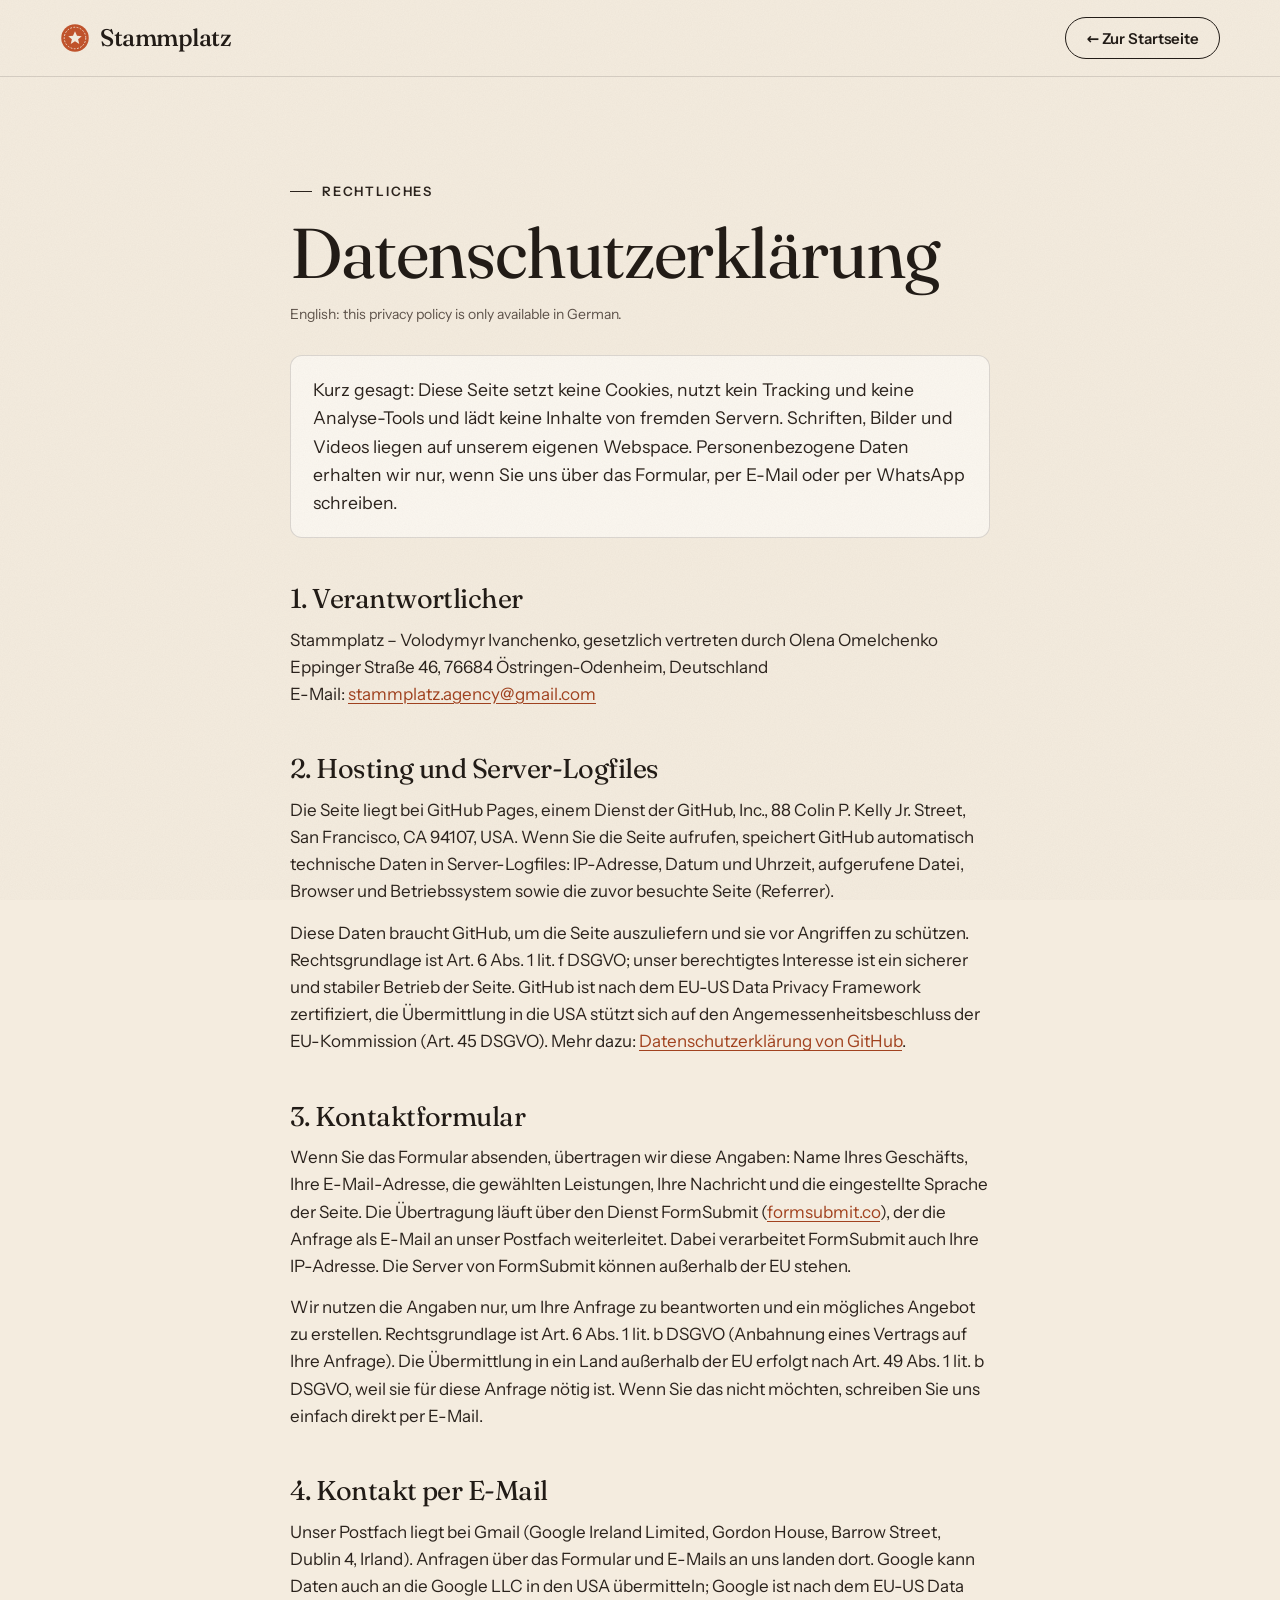
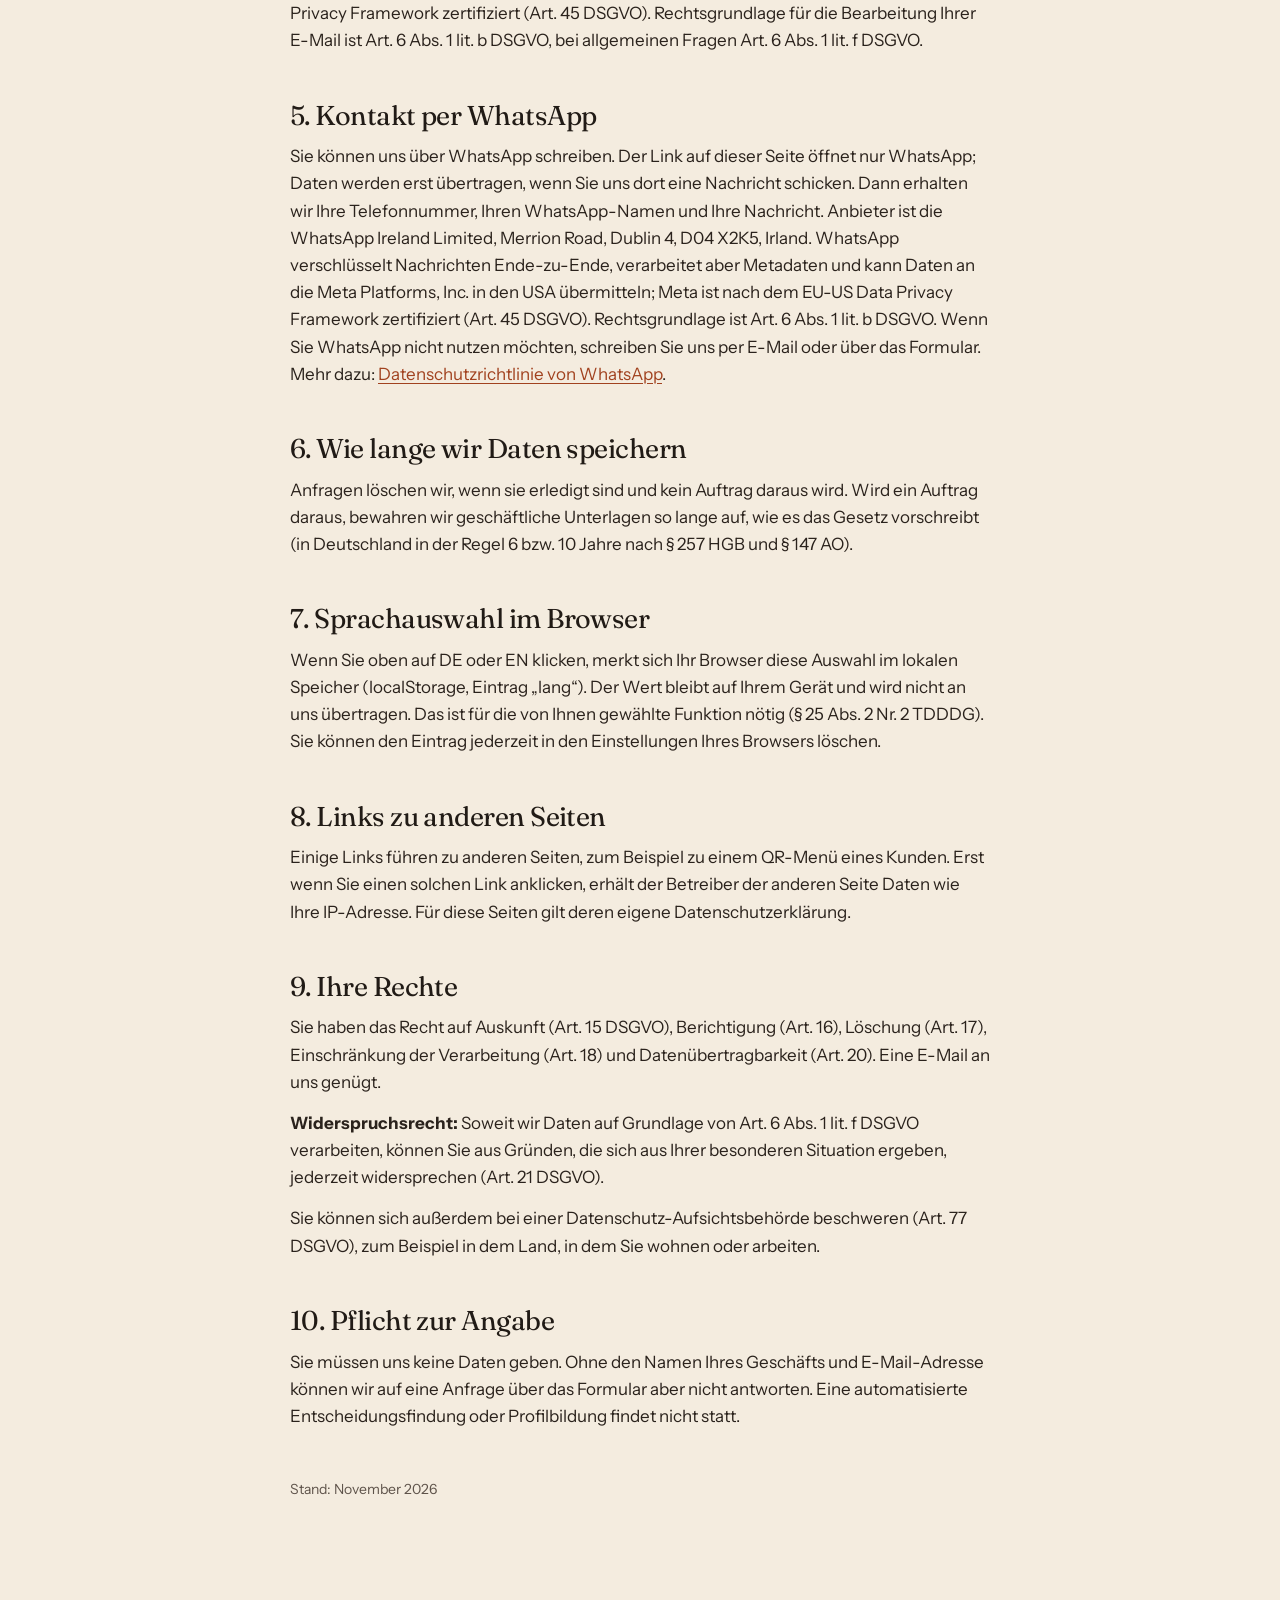
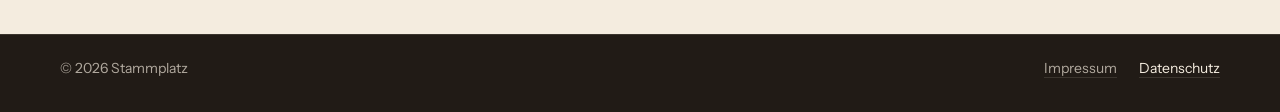
<file: datenschutz.html>
<!doctype html>
<html lang="de">
<head>
  <meta charset="utf-8">
  <meta name="viewport" content="width=device-width, initial-scale=1">
  <title>Datenschutz – Stammplatz</title>
  <meta name="description" content="Datenschutzerklärung von Stammplatz – Digitales für Restaurants, Barbershops und Studios.">
  <meta name="robots" content="noindex, follow">
  <meta name="theme-color" content="#F4ECDF">
  <link rel="canonical" href="https://stammplatz-seite.de/datenschutz.html">
  <link rel="icon" href="assets/favicon.svg" type="image/svg+xml">
  <meta http-equiv="Content-Security-Policy" content="default-src 'self'; script-src 'none'; style-src 'self'; font-src 'self'; img-src 'self' data:; form-action 'none'; base-uri 'self'; object-src 'none'">
  <link rel="preload" href="assets/fonts/fraunces.woff2" as="font" type="font/woff2" crossorigin>
  <link rel="preload" href="assets/fonts/instrument-sans.woff2" as="font" type="font/woff2" crossorigin>
  <link rel="stylesheet" href="css/style.css?v=20261122">
</head>
<body class="legal-page">

<header class="legal-header">
  <div class="container header-inner">
    <a class="logo" href="./" aria-label="Stammplatz – Startseite">
      <svg class="logo-mark" viewBox="0 0 24 24" aria-hidden="true"><circle cx="12" cy="12" r="11" fill="currentColor"/><circle cx="12" cy="12" r="8.6" fill="none" stroke="#F4ECDF" stroke-width=".7" stroke-dasharray="1.4 1.2"/><polygon points="12,6.6 13.6,10.2 17.4,10.5 14.5,12.9 15.4,16.7 12,14.6 8.6,16.7 9.5,12.9 6.6,10.5 10.4,10.2" fill="#F4ECDF"/></svg>
      <span>Stammplatz</span>
    </a>
    <a href="./" class="btn btn-small btn-ghost">← Zur Startseite</a>
  </div>
</header>

<main class="legal container">
  <p class="eyebrow">Rechtliches</p>
  <h1>Datenschutz&shy;erklärung</h1>
  <p class="legal-en" lang="en">English: this privacy policy is only available in German.</p>

  <p class="legal-lead">Kurz gesagt: Diese Seite setzt keine Cookies, nutzt kein Tracking und keine Analyse-Tools und lädt keine Inhalte von fremden Servern. Schriften, Bilder und Videos liegen auf unserem eigenen Webspace. Personenbezogene Daten erhalten wir nur, wenn Sie uns über das Formular, per E-Mail oder per WhatsApp schreiben.</p>

  <h2>1. Verantwortlicher</h2>
  <p>
    Stammplatz – Volodymyr Ivanchenko, gesetzlich vertreten durch Olena Omelchenko<br>
    Eppinger Straße 46, 76684 Östringen-Odenheim, Deutschland<br>
    E-Mail: <a href="mailto:stammplatz.agency@gmail.com">stammplatz.agency@gmail.com</a>
  </p>

  <h2>2. Hosting und Server-Logfiles</h2>
  <p>Die Seite liegt bei GitHub Pages, einem Dienst der GitHub, Inc., 88 Colin P. Kelly Jr. Street, San Francisco, CA 94107, USA. Wenn Sie die Seite aufrufen, speichert GitHub automatisch technische Daten in Server-Logfiles: IP-Adresse, Datum und Uhrzeit, aufgerufene Datei, Browser und Betriebssystem sowie die zuvor besuchte Seite (Referrer).</p>
  <p>Diese Daten braucht GitHub, um die Seite auszuliefern und sie vor Angriffen zu schützen. Rechtsgrundlage ist Art. 6 Abs. 1 lit. f DSGVO; unser berechtigtes Interesse ist ein sicherer und stabiler Betrieb der Seite. GitHub ist nach dem EU-US Data Privacy Framework zertifiziert, die Übermittlung in die USA stützt sich auf den Angemessenheitsbeschluss der EU-Kommission (Art. 45 DSGVO). Mehr dazu: <a href="https://docs.github.com/de/site-policy/privacy-policies/github-general-privacy-statement" rel="noopener">Datenschutzerklärung von GitHub</a>.</p>

  <h2>3. Kontaktformular</h2>
  <p>Wenn Sie das Formular absenden, übertragen wir diese Angaben: Name Ihres Geschäfts, Ihre E-Mail-Adresse, die gewählten Leistungen, Ihre Nachricht und die eingestellte Sprache der Seite. Die Übertragung läuft über den Dienst FormSubmit (<a href="https://formsubmit.co" rel="noopener">formsubmit.co</a>), der die Anfrage als E-Mail an unser Postfach weiterleitet. Dabei verarbeitet FormSubmit auch Ihre IP-Adresse. Die Server von FormSubmit können außerhalb der EU stehen.</p>
  <p>Wir nutzen die Angaben nur, um Ihre Anfrage zu beantworten und ein mögliches Angebot zu erstellen. Rechtsgrundlage ist Art. 6 Abs. 1 lit. b DSGVO (Anbahnung eines Vertrags auf Ihre Anfrage). Die Übermittlung in ein Land außerhalb der EU erfolgt nach Art. 49 Abs. 1 lit. b DSGVO, weil sie für diese Anfrage nötig ist. Wenn Sie das nicht möchten, schreiben Sie uns einfach direkt per E-Mail.</p>

  <h2>4. Kontakt per E-Mail</h2>
  <p>Unser Postfach liegt bei Gmail (Google Ireland Limited, Gordon House, Barrow Street, Dublin 4, Irland). Anfragen über das Formular und E-Mails an uns landen dort. Google kann Daten auch an die Google LLC in den USA übermitteln; Google ist nach dem EU-US Data Privacy Framework zertifiziert (Art. 45 DSGVO). Rechtsgrundlage für die Bearbeitung Ihrer E-Mail ist Art. 6 Abs. 1 lit. b DSGVO, bei allgemeinen Fragen Art. 6 Abs. 1 lit. f DSGVO.</p>

  <h2>5. Kontakt per WhatsApp</h2>
  <p>Sie können uns über WhatsApp schreiben. Der Link auf dieser Seite öffnet nur WhatsApp; Daten werden erst übertragen, wenn Sie uns dort eine Nachricht schicken. Dann erhalten wir Ihre Telefonnummer, Ihren WhatsApp-Namen und Ihre Nachricht. Anbieter ist die WhatsApp Ireland Limited, Merrion Road, Dublin 4, D04 X2K5, Irland. WhatsApp verschlüsselt Nachrichten Ende-zu-Ende, verarbeitet aber Metadaten und kann Daten an die Meta Platforms, Inc. in den USA übermitteln; Meta ist nach dem EU-US Data Privacy Framework zertifiziert (Art. 45 DSGVO). Rechtsgrundlage ist Art. 6 Abs. 1 lit. b DSGVO. Wenn Sie WhatsApp nicht nutzen möchten, schreiben Sie uns per E-Mail oder über das Formular. Mehr dazu: <a href="https://www.whatsapp.com/legal/privacy-policy-eea" rel="noopener">Datenschutzrichtlinie von WhatsApp</a>.</p>

  <h2>6. Wie lange wir Daten speichern</h2>
  <p>Anfragen löschen wir, wenn sie erledigt sind und kein Auftrag daraus wird. Wird ein Auftrag daraus, bewahren wir geschäftliche Unterlagen so lange auf, wie es das Gesetz vorschreibt (in Deutschland in der Regel 6 bzw. 10 Jahre nach § 257 HGB und § 147 AO).</p>

  <h2>7. Sprachauswahl im Browser</h2>
  <p>Wenn Sie oben auf DE oder EN klicken, merkt sich Ihr Browser diese Auswahl im lokalen Speicher (localStorage, Eintrag „lang“). Der Wert bleibt auf Ihrem Gerät und wird nicht an uns übertragen. Das ist für die von Ihnen gewählte Funktion nötig (§ 25 Abs. 2 Nr. 2 TDDDG). Sie können den Eintrag jederzeit in den Einstellungen Ihres Browsers löschen.</p>

  <h2>8. Links zu anderen Seiten</h2>
  <p>Einige Links führen zu anderen Seiten, zum Beispiel zu einem QR-Menü eines Kunden. Erst wenn Sie einen solchen Link anklicken, erhält der Betreiber der anderen Seite Daten wie Ihre IP-Adresse. Für diese Seiten gilt deren eigene Datenschutzerklärung.</p>

  <h2>9. Ihre Rechte</h2>
  <p>Sie haben das Recht auf Auskunft (Art. 15 DSGVO), Berichtigung (Art. 16), Löschung (Art. 17), Einschränkung der Verarbeitung (Art. 18) und Datenübertragbarkeit (Art. 20). Eine E-Mail an uns genügt.</p>
  <p><strong>Widerspruchsrecht:</strong> Soweit wir Daten auf Grundlage von Art. 6 Abs. 1 lit. f DSGVO verarbeiten, können Sie aus Gründen, die sich aus Ihrer besonderen Situation ergeben, jederzeit widersprechen (Art. 21 DSGVO).</p>
  <p>Sie können sich außerdem bei einer Datenschutz-Aufsichtsbehörde beschweren (Art. 77 DSGVO), zum Beispiel in dem Land, in dem Sie wohnen oder arbeiten.</p>

  <h2>10. Pflicht zur Angabe</h2>
  <p>Sie müssen uns keine Daten geben. Ohne den Namen Ihres Geschäfts und E-Mail-Adresse können wir auf eine Anfrage über das Formular aber nicht antworten. Eine automatisierte Entscheidungsfindung oder Profilbildung findet nicht statt.</p>

  <p class="legal-date">Stand: November 2026</p>
</main>

<footer class="footer">
  <div class="container">
    <div class="footer-bottom">
      <p>© 2026 Stammplatz</p>
      <nav class="footer-links" aria-label="Rechtliches">
        <a href="impressum.html">Impressum</a>
        <a href="datenschutz.html" aria-current="page">Datenschutz</a>
      </nav>
    </div>
  </div>
</footer>

</body>
</html>
</file>
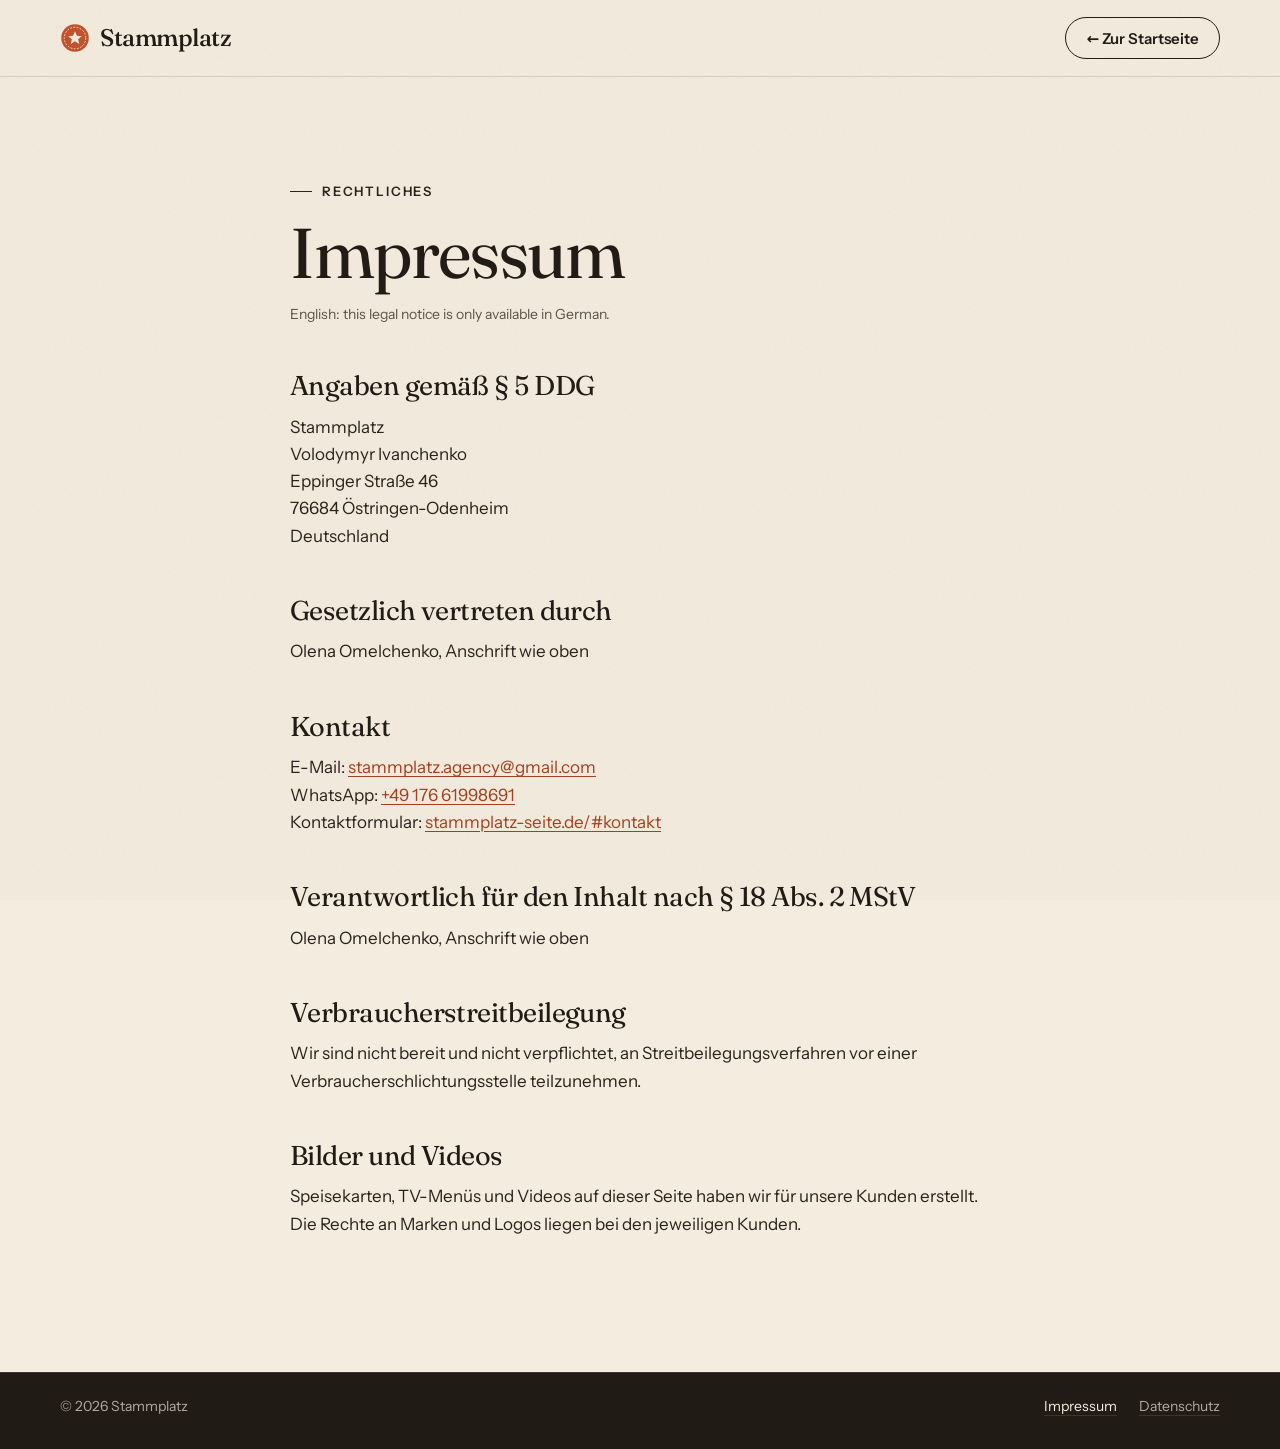
<file: impressum.html>
<!doctype html>
<html lang="de">
<head>
  <meta charset="utf-8">
  <meta name="viewport" content="width=device-width, initial-scale=1">
  <title>Impressum – Stammplatz</title>
  <meta name="description" content="Impressum von Stammplatz – Digitales für Restaurants, Barbershops und Studios.">
  <meta name="robots" content="noindex, follow">
  <meta name="theme-color" content="#F4ECDF">
  <link rel="canonical" href="https://stammplatz-seite.de/impressum.html">
  <link rel="icon" href="assets/favicon.svg" type="image/svg+xml">
  <meta http-equiv="Content-Security-Policy" content="default-src 'self'; script-src 'none'; style-src 'self'; font-src 'self'; img-src 'self' data:; form-action 'none'; base-uri 'self'; object-src 'none'">
  <link rel="preload" href="assets/fonts/fraunces.woff2" as="font" type="font/woff2" crossorigin>
  <link rel="preload" href="assets/fonts/instrument-sans.woff2" as="font" type="font/woff2" crossorigin>
  <link rel="stylesheet" href="css/style.css?v=20261122">
</head>
<body class="legal-page">

<header class="legal-header">
  <div class="container header-inner">
    <a class="logo" href="./" aria-label="Stammplatz – Startseite">
      <svg class="logo-mark" viewBox="0 0 24 24" aria-hidden="true"><circle cx="12" cy="12" r="11" fill="currentColor"/><circle cx="12" cy="12" r="8.6" fill="none" stroke="#F4ECDF" stroke-width=".7" stroke-dasharray="1.4 1.2"/><polygon points="12,6.6 13.6,10.2 17.4,10.5 14.5,12.9 15.4,16.7 12,14.6 8.6,16.7 9.5,12.9 6.6,10.5 10.4,10.2" fill="#F4ECDF"/></svg>
      <span>Stammplatz</span>
    </a>
    <a href="./" class="btn btn-small btn-ghost">← Zur Startseite</a>
  </div>
</header>

<main class="legal container">
  <p class="eyebrow">Rechtliches</p>
  <h1>Impressum</h1>
  <p class="legal-en" lang="en">English: this legal notice is only available in German.</p>

  <h2>Angaben gemäß § 5 DDG</h2>
  <p>
    Stammplatz<br>
    Volodymyr Ivanchenko<br>
    Eppinger Straße 46<br>
    76684 Östringen-Odenheim<br>
    Deutschland
  </p>

  <h2>Gesetzlich vertreten durch</h2>
  <p>Olena Omelchenko, Anschrift wie oben</p>

  <h2>Kontakt</h2>
  <p>
    E-Mail: <a href="mailto:stammplatz.agency@gmail.com">stammplatz.agency@gmail.com</a><br>
    WhatsApp: <a href="https://wa.me/4917661998691">+49 176 61998691</a><br>
    Kontaktformular: <a href="./#kontakt">stammplatz-seite.de/#kontakt</a>
  </p>

  <h2>Verantwortlich für den Inhalt nach § 18 Abs. 2 MStV</h2>
  <p>Olena Omelchenko, Anschrift wie oben</p>

  <h2>Verbraucherstreitbeilegung</h2>
  <p>Wir sind nicht bereit und nicht verpflichtet, an Streitbeilegungsverfahren vor einer Verbraucherschlichtungsstelle teilzunehmen.</p>

  <h2>Bilder und Videos</h2>
  <p>Speisekarten, TV-Menüs und Videos auf dieser Seite haben wir für unsere Kunden erstellt. Die Rechte an Marken und Logos liegen bei den jeweiligen Kunden.</p>
</main>

<footer class="footer">
  <div class="container">
    <div class="footer-bottom">
      <p>© 2026 Stammplatz</p>
      <nav class="footer-links" aria-label="Rechtliches">
        <a href="impressum.html" aria-current="page">Impressum</a>
        <a href="datenschutz.html">Datenschutz</a>
      </nav>
    </div>
  </div>
</footer>

</body>
</html>
</file>
<file: css/style.css>
/* Eigene Schriften (vorher von Google Fonts geladen) */
@font-face { font-family: "Fraunces"; font-style: normal; font-weight: 300 700; font-display: swap; src: url("../assets/fonts/fraunces.woff2") format("woff2"); }
@font-face { font-family: "Fraunces"; font-style: italic; font-weight: 300 700; font-display: swap; src: url("../assets/fonts/fraunces-italic.woff2") format("woff2"); }
@font-face { font-family: "Instrument Sans"; font-style: normal; font-weight: 400 700; font-display: swap; src: url("../assets/fonts/instrument-sans.woff2") format("woff2"); }

/* =========================================================
   Stammplatz – Stylesheet
   Farben & Schriften zentral hier in :root ändern
   ========================================================= */

:root {
  --paper: #F4ECDF;
  --paper-2: #EDE3D2;
  --card: #FBF7F0;
  --ink: #211B16;
  --ink-2: #2A221C;
  --ink-soft: #5E534A;
  --line: rgba(33, 27, 22, .14);
  --terra: #C2532B;
  --terra-dark: #A1421F;
  --sage: #5F6F52;
  --mustard: #D9A23E;
  --on-dark: #F4ECDF;
  --on-dark-soft: rgba(244, 236, 223, .68);
  --line-dark: rgba(244, 236, 223, .12);

  --serif: "Fraunces", Georgia, "Times New Roman", serif;
  --sans: "Instrument Sans", system-ui, -apple-system, "Segoe UI", sans-serif;

  --radius: 20px;
  --radius-sm: 12px;
  --gutter: clamp(16px, 4vw, 40px);
  --section: clamp(80px, 11vw, 150px);
  --ease: cubic-bezier(.22, 1, .36, 1);
  --spring: cubic-bezier(.34, 1.56, .64, 1);
  --shadow: 0 1px 2px rgba(33,27,22,.06), 0 12px 32px -12px rgba(33,27,22,.22);
  --shadow-lg: 0 2px 4px rgba(33,27,22,.06), 0 30px 60px -20px rgba(33,27,22,.35);

  --star: url("data:image/svg+xml;utf8,<svg xmlns='http://www.w3.org/2000/svg' viewBox='0 0 24 24'><polygon points='12,2.5 14.8,8.8 21.6,9.4 16.4,13.9 18,20.6 12,17 6,20.6 7.6,13.9 2.4,9.4 9.2,8.8' fill='%23F4ECDF'/></svg>");
  --star-terra: url("data:image/svg+xml;utf8,<svg xmlns='http://www.w3.org/2000/svg' viewBox='0 0 24 24'><polygon points='12,2.5 14.8,8.8 21.6,9.4 16.4,13.9 18,20.6 12,17 6,20.6 7.6,13.9 2.4,9.4 9.2,8.8' fill='%23C2532B'/></svg>");
  --gift: url("data:image/svg+xml;utf8,<svg xmlns='http://www.w3.org/2000/svg' viewBox='0 0 24 24' fill='none' stroke='%23D9A23E' stroke-width='1.9'><rect x='3' y='9' width='18' height='12' rx='1.5'/><path d='M12 9v12M3 13h18M12 9C10 4 6 5 7.5 8M12 9c2-5 6-4 4.5-1'/></svg>");
}

/* ---------- Base ---------- */
*, *::before, *::after { box-sizing: border-box; }
html { scroll-behavior: smooth; -webkit-text-size-adjust: 100%; background: var(--paper); }
body {
  margin: 0;
  background: var(--paper);
  color: var(--ink);
  font-family: var(--sans);
  font-size: 17px;
  line-height: 1.6;
  -webkit-font-smoothing: antialiased;
  overflow-x: hidden;
}
/* Papier-Struktur */
body::before {
  content: "";
  position: fixed; inset: 0;
  pointer-events: none;
  z-index: 100;
  opacity: .07;
  background-image: url("data:image/svg+xml;utf8,<svg xmlns='http://www.w3.org/2000/svg' width='180' height='180'><filter id='n'><feTurbulence type='fractalNoise' baseFrequency='.85' numOctaves='3' stitchTiles='stitch'/><feColorMatrix values='0 0 0 0 0.13 0 0 0 0 0.1 0 0 0 0 0.08 0 0 0 .55 0'/></filter><rect width='100%25' height='100%25' filter='url(%23n)'/></svg>");
}
img, svg, video { display: block; max-width: 100%; }
a { color: inherit; }
h1, h2, h3 { font-family: var(--serif); font-weight: 400; margin: 0; letter-spacing: -.02em; line-height: 1.04; }
h1 em, h2 em, h3 em { font-style: italic; color: var(--terra); font-weight: 400; }
p { margin: 0; }
:focus-visible { outline: 2px solid var(--terra); outline-offset: 3px; border-radius: 4px; }
::selection { background: var(--terra); color: var(--on-dark); }

.container { width: 100%; max-width: 1240px; margin-inline: auto; padding-inline: var(--gutter); }

.eyebrow {
  font-size: 13px; font-weight: 600; letter-spacing: .14em; text-transform: uppercase;
  color: var(--terra-dark); /* dunkler = besser lesbar (Kontrast) */
  display: inline-flex; align-items: center; gap: 10px;
  margin-bottom: 20px;
}
.eyebrow::before { content: ""; width: 22px; height: 1.5px; background: currentColor; }

/* ---------- Buttons ---------- */
.btn {
  --bg: var(--ink); --fg: var(--on-dark);
  display: inline-flex; align-items: center; justify-content: center; gap: 10px;
  min-height: 52px; padding: 0 26px;
  border-radius: 999px; border: 1.5px solid transparent;
  background: var(--bg); color: var(--fg);
  font: 600 16px/1 var(--sans); text-decoration: none; cursor: pointer;
  transition: transform .25s var(--ease), background .25s, color .25s, border-color .25s, box-shadow .25s;
  -webkit-tap-highlight-color: transparent;
}
.btn:hover { transform: translateY(-2px); }
.btn:active { transform: translateY(0) scale(.98); }
.btn-primary { --bg: var(--terra); --fg: #fff; box-shadow: 0 10px 24px -10px rgba(194,83,43,.7); }
.btn-primary:hover { --bg: var(--terra-dark); }
.btn-ink { --bg: var(--ink); --fg: var(--on-dark); }
.btn-light { --bg: var(--on-dark); --fg: var(--ink); }
.btn-light:hover { --bg: #fff; }
.btn-ghost { --bg: transparent; --fg: var(--ink); border-color: var(--ink); }
.btn-ghost:hover { --bg: var(--ink); --fg: var(--on-dark); }
.btn-small { min-height: 42px; padding: 0 20px; font-size: 15px; }
.btn-block { width: 100%; }

/* ---------- Header ---------- */
.site-header {
  position: fixed; top: 0; left: 0; right: 0; z-index: 50;
  transition: background .3s, box-shadow .3s, backdrop-filter .3s;
}
.site-header.scrolled {
  background: rgba(244, 236, 223, .82);
  backdrop-filter: blur(14px) saturate(1.2);
  -webkit-backdrop-filter: blur(14px) saturate(1.2);
  box-shadow: 0 1px 0 var(--line);
}
.header-inner { display: flex; align-items: center; justify-content: space-between; height: 76px; gap: 20px; }
.logo { display: inline-flex; align-items: center; gap: 10px; text-decoration: none; font: 500 24px/1 var(--serif); letter-spacing: -.02em; }
.logo-mark { flex: none; width: 30px; height: 30px; color: var(--terra); transition: transform .6s var(--ease); }
.logo:hover .logo-mark { transform: rotate(72deg); }

.nav { display: flex; gap: 30px; }
.nav a { text-decoration: none; font-weight: 500; font-size: 15.5px; position: relative; padding: 6px 0; }
.nav a::after {
  content: ""; position: absolute; left: 0; right: 0; bottom: 0; height: 1.5px; background: var(--terra);
  transform: scaleX(0); transform-origin: right; transition: transform .35s var(--ease);
}
.nav a:hover::after { transform: scaleX(1); transform-origin: left; }
.nav .nav-cta-mobile { display: none; }

.header-actions { display: flex; align-items: center; gap: 12px; }
.lang { display: inline-flex; border: 1.5px solid var(--line); border-radius: 999px; padding: 3px; }
.lang button {
  border: 0; background: transparent; color: var(--ink-soft); cursor: pointer;
  font: 600 12.5px/1 var(--sans); letter-spacing: .06em; padding: 8px 10px; border-radius: 999px;
  transition: background .2s, color .2s;
}
.lang button[aria-pressed="true"] { background: var(--ink); color: var(--on-dark); }

.burger { display: none; width: 46px; height: 46px; border: 0; background: var(--ink); border-radius: 50%; cursor: pointer; position: relative; }
.burger span { position: absolute; left: 14px; right: 14px; height: 1.8px; background: var(--on-dark); border-radius: 2px; transition: transform .35s var(--ease), top .35s var(--ease); }
.burger span:nth-child(1) { top: 19px; }
.burger span:nth-child(2) { top: 26px; }
.nav-open .burger span:nth-child(1) { top: 22.5px; transform: rotate(45deg); }
.nav-open .burger span:nth-child(2) { top: 22.5px; transform: rotate(-45deg); }

/* =========================================================
   DEVICE – realistisches Smartphone
   .device bekommt die Breite von außen, alles darin skaliert mit
   ========================================================= */
.device { position: relative; aspect-ratio: 9 / 19.5; container-type: inline-size; }
.device-body {
  position: absolute; inset: 0; border-radius: 15.5cqw;
  background: linear-gradient(145deg, #5a524b 0%, #1c1815 13%, #0b0907 48%, #1c1815 87%, #4e4740 100%);
  box-shadow:
    inset 0 0 0 .45cqw rgba(255,255,255,.18),
    inset 0 0 0 1.5cqw #070605,
    0 2cqw 4cqw -1cqw rgba(0,0,0,.35),
    0 18cqw 30cqw -12cqw rgba(33,27,22,.6);
}
.db { position: absolute; width: 1.2cqw; border-radius: 1cqw; background: linear-gradient(90deg, #1a1613, #5c544d); }
.db-a  { left: -.8cqw; top: 17%; height: 5.5%; }
.db-v1 { left: -.8cqw; top: 26%; height: 9.5%; }
.db-v2 { left: -.8cqw; top: 37.5%; height: 9.5%; }
.db-p  { right: -.8cqw; top: 29%; height: 15%; background: linear-gradient(270deg, #1a1613, #5c544d); }
.device-screen {
  position: absolute; inset: 3.5cqw; border-radius: 12cqw; overflow: hidden;
  background: var(--card); color: var(--ink); container-type: inline-size;
  isolation: isolate;
}
/* Glas-Reflexion */
.device-screen::after {
  content: ""; position: absolute; inset: 0; pointer-events: none; z-index: 20;
  background: linear-gradient(118deg, rgba(255,255,255,.17) 0%, rgba(255,255,255,.05) 34%, transparent 34.2%);
}
.device-island { position: absolute; top: 3.2cqw; left: 50%; width: 31cqw; height: 9cqw; margin-left: -15.5cqw; border-radius: 99px; background: #000; z-index: 15; }
.device-island::after { content: ""; position: absolute; right: 3cqw; top: 50%; width: 3cqw; height: 3cqw; margin-top: -1.5cqw; border-radius: 50%; background: radial-gradient(circle at 35% 35%, #2b3550, #05060a 70%); }
.sb {
  position: absolute; inset: 0 0 auto; height: 15.5cqw; z-index: 14;
  display: flex; align-items: center; justify-content: space-between; padding: 0 7.5cqw 0 10.5cqw;
  font: 600 4.6cqw/1 var(--sans); letter-spacing: -.01em; color: var(--ink);
}
.sb svg { width: 18cqw; height: auto; fill: currentColor; }
.sb-light { color: #fff; }
.device-home { position: absolute; bottom: 2.2cqw; left: 50%; width: 36cqw; margin-left: -18cqw; height: 1.3cqw; border-radius: 99px; background: var(--ink); opacity: .85; z-index: 15; }
.home-light { background: #fff; }


/* ---------- Hero ---------- */
.hero { padding: clamp(120px, 16vw, 170px) 0 clamp(50px, 7vw, 90px); position: relative; }
.hero-grid { display: grid; grid-template-columns: 1fr 1fr; gap: clamp(32px, 5vw, 64px); align-items: center; }
.hero h1 { font-size: clamp(3.1rem, 8.2vw, 7rem); line-height: .95; letter-spacing: -.035em; margin-bottom: 28px; }
.hero h1 em { display: inline-block; }
.lead { font-size: clamp(1.05rem, 1.5vw, 1.22rem); color: var(--ink-soft); max-width: 34em; margin-bottom: 36px; }
.hero-ctas { display: flex; flex-wrap: wrap; gap: 12px; margin-bottom: 36px; }
.trust { list-style: none; padding: 0; margin: 0; display: flex; flex-wrap: wrap; gap: 10px 26px; font-size: 15px; color: var(--ink-soft); }
.trust li { display: inline-flex; align-items: center; gap: 8px; }
.trust li::before {
  content: ""; width: 20px; height: 20px; border-radius: 50%; flex: none;
  background: var(--sage) center / 100% no-repeat url("data:image/svg+xml;utf8,<svg xmlns='http://www.w3.org/2000/svg' viewBox='0 0 20 20'><path d='M6 10.4l2.6 2.6L14 7.4' fill='none' stroke='%23F4ECDF' stroke-width='2' stroke-linecap='round' stroke-linejoin='round'/></svg>");
}

/* Hero visual: alles skaliert mit der Breite (cqw) */
.hero-visual { position: relative; container-type: inline-size; aspect-ratio: 1 / 1; }
.hv-menu {
  position: absolute; left: 0; top: 9%; width: 54cqw;
  background: var(--card); border-radius: 2px; padding: 5.5cqw 5cqw 6cqw;
  box-shadow: var(--shadow-lg); rotate: -5deg;
  font-size: 2.5cqw; line-height: 1.5;
}
.hv-menu::after { content: ""; position: absolute; inset: 1.6cqw; border: 1px solid rgba(194,83,43,.35); pointer-events: none; }
.hv-menu-name { font: italic 400 5.8cqw/1 var(--serif); text-align: center; letter-spacing: -.02em; }
.hv-menu-sub { text-align: center; color: var(--ink-soft); letter-spacing: .2em; text-transform: uppercase; font-size: 1.8cqw; margin: 1.4cqw 0 3cqw; }
.hv-menu-sec { font: 600 2.1cqw/1 var(--sans); letter-spacing: .18em; text-transform: uppercase; color: var(--terra); margin: 2.8cqw 0 1.2cqw; }
.hv-row { display: flex; align-items: baseline; gap: 1cqw; font-family: var(--serif); }
.hv-row i { flex: 1; border-bottom: 1px dotted rgba(33,27,22,.4); transform: translateY(-.6cqw); }
.hv-row b { font-weight: 500; }

.hv-phone { position: absolute; right: 2%; top: 0; width: 42cqw; rotate: 6deg; }

/* QR-Menü im Handy (Einheiten = Bildschirmbreite) */
.qr-hero { position: relative; height: 70cqw; overflow: hidden; background: radial-gradient(120% 100% at 0 0, #E98A5C, #C2532B 50%, #6E2810); }
.qr-pizza { position: absolute; width: 92cqw; height: 92cqw; right: -30cqw; top: 2cqw; animation: spin 60s linear infinite; filter: drop-shadow(0 4cqw 6cqw rgba(0,0,0,.4)); }
.qr-hero::after { content: ""; position: absolute; inset: 0; background: linear-gradient(180deg, rgba(0,0,0,.28), transparent 32%, transparent 48%, rgba(25,10,4,.8)); }
.qr-hero-txt { position: absolute; left: 6cqw; bottom: 5cqw; z-index: 1; color: #fff; }
.qr-hero-txt b { display: block; font: italic 500 9cqw/1 var(--serif); margin-bottom: 1.6cqw; }
.qr-hero-txt small { font-size: 4.2cqw; opacity: .9; }
.qr-chips { display: flex; gap: 2cqw; padding: 5cqw 5cqw 3cqw; overflow: hidden; }
.qr-chips span { flex: none; padding: 2.2cqw 4cqw; border-radius: 99px; background: var(--paper-2); font: 600 4cqw/1 var(--sans); }
.qr-chips .on { background: var(--ink); color: var(--on-dark); }
.qr-item { display: flex; align-items: center; gap: 3.2cqw; padding: 3.2cqw 5cqw; border-bottom: 1px solid var(--line); }
.qr-thumb { width: 14cqw; height: 14cqw; border-radius: 3.4cqw; flex: none; background: #F1E5D1; display: grid; place-items: center; overflow: hidden; }
.qr-thumb svg { width: 120%; height: 120%; flex: none; }
.qr-thumb.r2 svg { transform: rotate(90deg); }
.qr-thumb.r3 svg { transform: rotate(200deg); }
.qr-thumb.r4 svg { transform: rotate(300deg); }
.qr-txt { flex: 1; min-width: 0; display: flex; flex-direction: column; line-height: 1.25; }
.qr-txt b { font: 600 4.6cqw/1.25 var(--sans); }
.qr-txt small { font-size: 3.5cqw; color: var(--ink-soft); white-space: nowrap; overflow: hidden; text-overflow: ellipsis; }
.qr-price { font: 500 4.6cqw/1 var(--serif); }
.qr-add { width: 7cqw; height: 7cqw; border-radius: 50%; background: var(--terra); color: #fff; display: grid; place-items: center; font: 500 5cqw/1 var(--sans); flex: none; }
.qr-bar {
  position: absolute; left: 5cqw; right: 5cqw; bottom: 7cqw; z-index: 2;
  display: flex; justify-content: space-between; align-items: center;
  background: var(--ink); color: var(--on-dark); border-radius: 99px; padding: 3.6cqw 5cqw;
  font: 600 3.7cqw/1 var(--sans); box-shadow: 0 3cqw 6cqw rgba(0,0,0,.25);
}
.qr-bar span:last-child { color: var(--mustard); }

.hv-stamp {
  position: absolute; left: 12%; bottom: 5%; width: 46cqw;
  background: var(--ink); color: var(--on-dark); border-radius: 3cqw; padding: 3.4cqw;
  box-shadow: var(--shadow-lg); rotate: 3deg;
}
.hv-stamp-top { display: flex; justify-content: space-between; font: italic 400 3.4cqw/1 var(--serif); margin-bottom: 2.6cqw; }
.hv-stamp-top span:last-child { font: 600 2.2cqw/1 var(--sans); color: var(--mustard); letter-spacing: .1em; align-self: center; }
.hv-stamp-grid { display: grid; grid-template-columns: repeat(5, 1fr); gap: 1.8cqw; }
.hv-stamp-grid i { aspect-ratio: 1; border-radius: 50%; border: 1.5px dashed rgba(244,236,223,.35); }
.hv-stamp-grid i.on { border: 0; background: var(--terra) center / 60% no-repeat var(--star); }
.hv-stamp-grid i.gift { border-color: var(--mustard); background: center / 55% no-repeat var(--gift); }

.hv-badge { position: absolute; left: 42%; top: 52%; width: 22cqw; animation: spin 22s linear infinite; }
.hv-badge-bg { fill: var(--mustard); }
.hv-badge text { font: 600 10.5px var(--sans); letter-spacing: .14em; fill: var(--ink); }
.hv-badge-star { fill: var(--ink); }

.float-a { animation: floaty 7s ease-in-out infinite; }
.float-b { animation: floaty 8s ease-in-out -2s infinite; }
.float-c { animation: floaty 6.5s ease-in-out -4s infinite; }
@keyframes floaty { 0%,100% { transform: translateY(0); } 50% { transform: translateY(-1.6cqw); } }
@keyframes spin { to { transform: rotate(360deg); } }

/* ---------- Marquee ---------- */
.marquee-wrap { overflow: hidden; padding: 24px 0; }
.marquee { background: var(--ink); color: var(--on-dark); overflow: hidden; padding: 20px 0; rotate: -1.2deg; margin: 0 -20px; }
.marquee-track { display: flex; gap: 28px; width: max-content; animation: marquee 42s linear infinite; font: italic 400 clamp(22px, 3vw, 34px)/1 var(--serif); white-space: nowrap; }
.marquee-track span:nth-child(even) { color: var(--terra); font-style: normal; font-size: .7em; align-self: center; }
@keyframes marquee { to { transform: translateX(-50%); } }

/* ---------- Zahlen ---------- */
.stats { padding: clamp(40px, 6vw, 80px) 0 0; }
.stats-grid { display: grid; grid-template-columns: 1.35fr 1fr 1fr 1fr; }
.stat { padding: clamp(22px, 3vw, 36px) clamp(16px, 2.4vw, 32px); border-top: 1.5px solid var(--ink); border-bottom: 1px solid var(--line); }
.stat + .stat { border-left: 1px solid var(--line); }
.stat-num { font: italic 300 clamp(3rem, 6.4vw, 5.4rem)/.9 var(--serif); letter-spacing: -.04em; color: var(--ink); margin-bottom: 14px; font-variant-numeric: lining-nums tabular-nums; }
.stat-num small { font-size: .42em; letter-spacing: 0; margin-left: .12em; font-style: italic; }
.stat-main .stat-num { font-size: clamp(4.2rem, 9vw, 7.6rem); color: var(--terra); font-weight: 400; }
.stat-plus { display: inline-block; font-style: normal; font-weight: 300; margin-left: .04em; animation: plusPop 2.4s var(--spring) infinite; }
@keyframes plusPop { 0%, 70%, 100% { transform: none; } 80% { transform: scale(1.25) rotate(90deg); } }
.stat-label { color: var(--ink-soft); font-size: 15px; line-height: 1.4; max-width: 15em; }
.stat-main .stat-label { color: var(--ink); font: 400 1.18rem/1.3 var(--serif); max-width: 13em; }

/* ---------- Sections ---------- */
.section { padding: var(--section) 0; position: relative; }
.section-paper2 { background: var(--paper-2); }
.section-dark { background: var(--ink); color: var(--on-dark); }
.section-dark .section-lead { color: var(--on-dark-soft); }
.section-dark h2 em, .section-dark h3 em { color: var(--mustard); }
.section-dark .eyebrow { color: var(--mustard); }
.section-head { max-width: 780px; margin-bottom: clamp(44px, 6vw, 72px); }
.section-head.center { margin-inline: auto; text-align: center; }
.section-head.center .eyebrow { justify-content: center; }
h2 { font-size: clamp(2.3rem, 5.4vw, 4.3rem); margin-bottom: 22px; }
.section-lead { font-size: clamp(1.02rem, 1.4vw, 1.16rem); color: var(--ink-soft); max-width: 40em; }

/* ---------- Services ---------- */
.services { display: grid; grid-template-columns: repeat(3, 1fr); gap: 18px; }
.service {
  position: relative; background: var(--card); border: 1px solid var(--line); border-radius: var(--radius);
  padding: 30px 28px 28px; display: flex; flex-direction: column;
  transition: transform .4s var(--ease), box-shadow .4s var(--ease), border-color .4s;
}
.service:hover { transform: translateY(-6px); box-shadow: var(--shadow); border-color: transparent; }
.service-top { display: flex; justify-content: space-between; align-items: flex-start; margin-bottom: 40px; }
.icon { width: 54px; height: 54px; border-radius: 50%; display: grid; place-items: center; background: var(--paper); color: var(--terra); transition: transform .5s var(--ease); }
.service:hover .icon { transform: rotate(-12deg) scale(1.06); }
.icon svg { width: 26px; height: 26px; fill: none; stroke: currentColor; stroke-width: 1.6; stroke-linecap: round; stroke-linejoin: round; }
.num { font: italic 400 15px/1 var(--serif); color: var(--ink-soft); }
.service h3 { font-size: 1.75rem; margin-bottom: 12px; }
.service p { color: var(--ink-soft); font-size: 15.5px; margin-bottom: 22px; }
.tags { list-style: none; padding: 0; margin: auto 0 0; display: flex; flex-wrap: wrap; gap: 6px; }
.tags li { font-size: 12.5px; font-weight: 600; padding: 5px 11px; border-radius: 99px; background: var(--paper); color: var(--ink-soft); }

.service-featured { background: var(--terra); color: #fff; border-color: transparent; }
.service-featured p { color: rgba(255,255,255,.85); }
.service-featured .num { color: rgba(255,255,255,.7); }
.service-featured .icon { background: rgba(255,255,255,.16); color: #fff; }
.service-featured .tags li { background: rgba(255,255,255,.16); color: #fff; }
.ribbon {
  position: absolute; top: 34px; right: 64px;
  font: 600 11.5px/1 var(--sans); letter-spacing: .12em; text-transform: uppercase;
  background: var(--mustard); color: var(--ink); padding: 7px 11px; border-radius: 99px; rotate: 4deg;
}
.ribbon-new { background: var(--ink); color: var(--on-dark); right: 60px; rotate: -4deg; }
.service-more { background: transparent; border: 1.5px dashed rgba(33,27,22,.25); }
.service-more:hover { box-shadow: none; border-color: rgba(33,27,22,.4); }
.service-more .btn { align-self: flex-start; margin-top: auto; }
/* 10 cards in 3 columns: the "more" card becomes a full-width strip */
@media (min-width: 1081px) {
  .service-more { grid-column: 1 / -1; display: grid; grid-template-columns: auto auto 1fr auto; align-items: center; gap: 32px; padding: 26px 28px; }
  .service-more .service-top, .service-more h3, .service-more p { margin: 0; }
  .service-more .service-top { gap: 18px; align-items: center; }
  .service-more .btn { align-self: center; margin: 0; }
}

/* =========================================================
   SHOWROOM (Arbeiten)
   ========================================================= */
.showroom-section { background: radial-gradient(70% 50% at 85% 0%, rgba(194,83,43,.2), transparent 70%), radial-gradient(50% 40% at 0% 100%, rgba(217,162,62,.1), transparent 70%), var(--ink); }
.showroom { display: grid; grid-template-columns: repeat(12, 1fr); gap: 18px; }
.tile {
  margin: 0; position: relative; overflow: hidden;
  background: linear-gradient(180deg, rgba(255,255,255,.045), rgba(255,255,255,.015));
  border: 1px solid var(--line-dark); border-radius: 26px;
  padding: clamp(18px, 2.4vw, 30px);
  display: flex; flex-direction: column; gap: 26px;
  transition: border-color .4s, transform .5s var(--ease);
}
.tile:hover { border-color: rgba(244,236,223,.24); }
.tile-media { flex: 1; display: grid; place-items: center; min-height: 0; }
.tile-tv { grid-column: span 8; }
.tile-reel { grid-column: span 4; }
.tile-promo, .tile-menu, .tile-social { grid-column: span 4; }
.tile-cta { grid-column: span 12; }
.tile-tv .tile-media { place-items: center stretch; }
.tile-cap h3 { font-size: clamp(1.5rem, 2.2vw, 1.9rem); margin: 12px 0 8px; color: var(--on-dark); }
.tile-cap p { color: var(--on-dark-soft); font-size: 15px; }
.demo-tag { font: 600 11px/1 var(--sans); letter-spacing: .12em; text-transform: uppercase; color: var(--mustard); border: 1.5px solid currentColor; border-radius: 99px; padding: 5px 10px; display: inline-block; }

.tile-cta { background: var(--terra); border-color: transparent; flex-direction: row; align-items: center; gap: 20px 40px; flex-wrap: wrap; padding: clamp(26px, 3.4vw, 44px); }
.tile-cta::before { content: ""; position: absolute; right: -80px; top: -110px; width: 280px; height: 280px; border-radius: 50%; border: 1.5px dashed rgba(255,255,255,.3); animation: spin 40s linear infinite; pointer-events: none; }
.tile-cta-big { font: 400 clamp(2rem, 3.6vw, 3.2rem)/1 var(--serif); color: #fff; letter-spacing: -.02em; flex: 0 1 auto; }
.tile-cta-big em { font-style: italic; color: #FFE2A8; }
.tile-cta p:not(.tile-cta-big) { color: rgba(255,255,255,.88); flex: 1 1 260px; max-width: 30em; }
.tile-cta .btn { position: relative; }

/* TV */
.tv { position: relative; padding-bottom: 26px; width: 100%; }
.tv::after { content: ""; position: absolute; bottom: 0; left: 50%; width: 30%; height: 14px; translate: -50% 0; border-radius: 0 0 10px 10px; background: linear-gradient(#3a3029, #14100d); }
.tv-screen {
  position: relative; aspect-ratio: 16 / 9; container-type: inline-size; overflow: hidden;
  background: radial-gradient(120% 120% at 80% 20%, #3A2418 0%, #17110D 60%);
  border: 10px solid #050403; border-radius: 14px; color: var(--on-dark);
  box-shadow: 0 0 0 1px rgba(255,255,255,.1), 0 40px 60px -25px rgba(0,0,0,.8), 0 0 80px -10px rgba(194,83,43,.25);
}
.tv-screen::after { content: ""; position: absolute; inset: 0; pointer-events: none; background: linear-gradient(120deg, rgba(255,255,255,.07), transparent 35%); }
.tv-screen video { width: 100%; height: 100%; object-fit: cover; }
.tv-slide { position: absolute; inset: 0; display: flex; align-items: center; padding: 0 7cqw; opacity: 0; transition: opacity .8s ease; }
.tv-slide.active { opacity: 1; }
.tv-kicker { font: 600 2.1cqw/1 var(--sans); letter-spacing: .25em; text-transform: uppercase; color: var(--mustard); margin-bottom: 2cqw; }
.tv-big { font: italic 400 11cqw/.9 var(--serif); letter-spacing: -.03em; }
.tv-desc { font-size: 2.3cqw; color: var(--on-dark-soft); margin-top: 2cqw; }
.tv-price {
  display: inline-grid; place-items: center; width: 13cqw; height: 13cqw; border-radius: 50%;
  background: var(--terra); color: #fff; font: 500 3.4cqw/1 var(--serif); margin-top: 3cqw; rotate: -10deg;
}
.tv-copy { flex: 1; position: relative; z-index: 1; }
.tv-art { position: relative; flex: none; }
.tv-pizza { width: 42cqw; height: 42cqw; margin-right: -7cqw; }
.tv-pizza-img { width: 100%; height: 100%; filter: drop-shadow(0 2.4cqw 4cqw rgba(0,0,0,.55)); }
.tv-slide.active .tv-pizza-img { animation: pizzaIn 1.2s var(--ease) both, spin 40s linear 1.2s infinite; }
.steam { position: absolute; left: 22%; top: -14%; width: 56%; z-index: 2; overflow: visible; }
.steam path { fill: none; stroke: rgba(255,240,220,.55); stroke-width: 3; stroke-linecap: round; filter: blur(1.5px); stroke-dasharray: 70 140; animation: steam 3.6s ease-in-out infinite; opacity: 0; }
.steam path:nth-child(2) { animation-delay: 1.2s; }
.steam path:nth-child(3) { animation-delay: 2.4s; }
@keyframes steam { 0% { stroke-dashoffset: 0; opacity: 0; transform: translateY(14px); } 30% { opacity: 1; } 100% { stroke-dashoffset: -140; opacity: 0; transform: translateY(-14px); } }
.tv-slide.active .tv-big { animation: rise .9s var(--ease) .15s both; }

.tv-burger { width: 38cqw; }
.tv-burger svg { width: 100%; height: auto; overflow: visible; filter: drop-shadow(0 2cqw 3cqw rgba(0,0,0,.5)); animation: bob 4s ease-in-out infinite; }
.tv-slide.active .bl { animation: drop .75s var(--spring) both; }
.tv-slide.active .bl:nth-child(2) { animation-delay: .15s; }
.tv-slide.active .bl:nth-child(3) { animation-delay: .3s; }
.tv-slide.active .bl:nth-child(4) { animation-delay: .45s; }
.tv-slide.active .bl:nth-child(5) { animation-delay: .6s; }
.tv-slide.active .bl:nth-child(6) { animation-delay: .75s; }
@keyframes drop { from { transform: translateY(-140px); opacity: 0; } 60% { opacity: 1; } to { transform: none; opacity: 1; } }
@keyframes bob { 0%, 100% { transform: translateY(0) rotate(-1deg); } 50% { transform: translateY(-1.2cqw) rotate(1deg); } }

.tv-ck { width: 26cqw; height: 36cqw; margin-right: 4cqw; }
.ck-img { width: 100%; height: 100%; filter: drop-shadow(0 0 4cqw rgba(247,113,42,.45)); }
.tv-slide.active .tv-ck { animation: ckIn 1s var(--ease) both; }
@keyframes ckIn { from { transform: translateX(30%) rotate(12deg); opacity: 0; } to { transform: none; opacity: 1; } }
.bubbles { position: absolute; left: 30%; right: 30%; top: 30%; height: 28%; overflow: hidden; border-radius: 0 0 50% 50%; }
.bubbles i { position: absolute; bottom: -10%; width: 1.1cqw; height: 1.1cqw; border-radius: 50%; border: 1px solid rgba(255,255,255,.75); background: rgba(255,255,255,.2); animation: bubble 2.6s ease-in infinite; }
.bubbles i:nth-child(1) { left: 12%; }
.bubbles i:nth-child(2) { left: 32%; animation-delay: .5s; width: .8cqw; height: .8cqw; }
.bubbles i:nth-child(3) { left: 52%; animation-delay: 1.1s; }
.bubbles i:nth-child(4) { left: 70%; animation-delay: 1.6s; width: .7cqw; height: .7cqw; }
.bubbles i:nth-child(5) { left: 84%; animation-delay: .9s; }
.bubbles i:nth-child(6) { left: 42%; animation-delay: 2.1s; width: .9cqw; height: .9cqw; }
@keyframes bubble { from { transform: translateY(0); opacity: 0; } 20% { opacity: 1; } to { transform: translateY(-12cqw) translateX(.6cqw); opacity: 0; } }
.tv-slide.active .tv-price { animation: pop .7s var(--spring) .5s both; }
@keyframes pizzaIn { from { transform: translateX(30%) rotate(-90deg); opacity: 0; } to { transform: none; opacity: 1; } }
@keyframes rise { from { transform: translateY(40%); opacity: 0; } to { transform: none; opacity: 1; } }
@keyframes pop { from { transform: scale(.6); opacity: 0; } to { transform: scale(1); opacity: 1; } }

.tv-list { flex: 1; padding-right: 5cqw; }
.tv-row { display: flex; align-items: baseline; gap: 1.5cqw; font: 400 3.6cqw/1.75 var(--serif); }
.tv-row i { flex: 1; border-bottom: 2px dotted rgba(244,236,223,.3); }
.tv-row b { font-weight: 500; color: var(--mustard); }
.tv-slide.active .tv-row { animation: slideIn .7s var(--ease) both; }
.tv-slide.active .tv-row:nth-child(2) { animation-delay: .1s; }
.tv-slide.active .tv-row:nth-child(3) { animation-delay: .22s; }
.tv-slide.active .tv-row:nth-child(4) { animation-delay: .34s; }
.tv-slide.active .tv-row:nth-child(5) { animation-delay: .46s; }
@keyframes slideIn { from { transform: translateX(-8%); opacity: 0; } to { transform: none; opacity: 1; } }

.tv-neon { font: italic 400 11cqw/.95 var(--serif); color: #FFE2A8; text-shadow: 0 0 1cqw rgba(217,162,62,.9), 0 0 4cqw rgba(217,162,62,.6), 0 0 9cqw rgba(194,83,43,.6); }
.tv-slide.active .tv-neon { animation: flicker 2.4s linear both; }
@keyframes flicker { 0%,8%,12%,20% { opacity: .25; } 10%,22%,100% { opacity: 1; } }

.tv-progress { position: absolute; left: 7cqw; right: 7cqw; bottom: 3cqw; display: flex; gap: 1cqw; }
.tv-progress i { flex: 1; height: .5cqw; min-height: 2px; border-radius: 99px; background: rgba(244,236,223,.18); overflow: hidden; position: relative; }
.tv-progress i::after { content: ""; position: absolute; inset: 0; background: var(--mustard); transform: scaleX(0); transform-origin: left; }
.tv-progress i.done::after { transform: scaleX(1); }
.tv-progress i.run::after { animation: fill var(--slide-ms, 4500ms) linear forwards; }
@keyframes fill { to { transform: scaleX(1); } }

/* REEL (Instagram / TikTok) – Einheiten = Bildschirmbreite */
.reel { width: min(250px, 100%); rotate: -3deg; }
.reel-screen { color: #fff; background: linear-gradient(165deg, #2A160E 0%, #6E2A14 45%, #C2532B 100%); background-size: 100% 170%; animation: reelBg 7s ease-in-out infinite alternate; }
@keyframes reelBg { to { background-position: 0 100%; } }
.reel-bars { position: absolute; top: 16cqw; left: 5cqw; right: 5cqw; display: flex; gap: 1.5cqw; z-index: 3; }
.reel-bars i { flex: 1; height: 1cqw; border-radius: 9px; background: rgba(255,255,255,.3); overflow: hidden; position: relative; }
.reel-bars i::after { content: ""; position: absolute; inset: 0; background: #fff; transform: scaleX(0); transform-origin: left; }
.reel-bars .full::after { transform: scaleX(1); }
.reel-bars .run::after { animation: fillLoop 6s linear infinite; }
@keyframes fillLoop { to { transform: scaleX(1); } }
.reel-acc { position: absolute; top: 21cqw; left: 5cqw; right: 5cqw; display: flex; align-items: center; gap: 2.4cqw; font-size: 4.2cqw; z-index: 3; }
.reel-av { width: 9cqw; height: 9cqw; border-radius: 50%; background: var(--paper); box-shadow: inset 0 0 0 1.4cqw var(--terra), 0 0 0 .7cqw var(--mustard); flex: none; }
.reel-acc b { font-weight: 600; }
.reel-acc small { opacity: .7; font-size: 3.8cqw; }
.reel-content { position: absolute; top: 37cqw; left: 6cqw; right: 6cqw; bottom: 30cqw; display: flex; flex-direction: column; align-items: flex-start; }
.reel-new { background: var(--mustard); color: var(--ink); font: 700 4cqw/1 var(--sans); letter-spacing: .2em; text-transform: uppercase; padding: 1.8cqw 3cqw; border-radius: 1.4cqw; animation: slam 6s var(--ease) infinite; }
.reel-title { font: 400 12.5cqw/.95 var(--serif); letter-spacing: -.03em; margin-top: 4cqw; animation: rise2 6s var(--ease) infinite; }
.reel-title em { font-style: italic; color: #FFE2A8; }
.reel-sub { font: 500 4.2cqw/1 var(--sans); margin-top: 3.4cqw; padding: 2cqw 3.4cqw; border-radius: 99px; background: rgba(0,0,0,.25); animation: rise2 6s var(--ease) .15s infinite; }
.reel-dish { position: relative; margin-top: auto; align-self: center; width: 88cqw; animation: dish 6s var(--ease) infinite; }
.reel-tira { display: block; width: 100%; aspect-ratio: 220 / 180; height: auto; filter: drop-shadow(0 3cqw 4cqw rgba(0,0,0,.35)); }
.reel-crumbs i { position: absolute; top: 6%; width: 1.8cqw; height: 1.3cqw; border-radius: .4cqw; background: #8DB64B; opacity: 0; animation: crumb 2.4s ease-in infinite; z-index: 2; }
.reel-crumbs i:nth-child(1) { left: 42%; }
.reel-crumbs i:nth-child(2) { left: 55%; animation-delay: .5s; background: #A9CF66; }
.reel-crumbs i:nth-child(3) { left: 63%; animation-delay: 1s; background: #A35D6E; }
.reel-crumbs i:nth-child(4) { left: 48%; animation-delay: 1.5s; }
.reel-crumbs i:nth-child(5) { left: 70%; animation-delay: 1.9s; background: #A9CF66; }
@keyframes crumb { 0% { transform: translateY(-14cqw) rotate(0); opacity: 0; } 20% { opacity: 1; } 70% { transform: translateY(12cqw) rotate(200deg); opacity: 1; } 100% { transform: translateY(12cqw) rotate(220deg); opacity: 0; } }
.reel-sticker {
  position: absolute; right: 6cqw; top: 40cqw; width: 22cqw; height: 22cqw; border-radius: 50%; z-index: 4;
  background: var(--mustard); color: var(--ink); display: grid; place-items: center;
  font: italic 600 7cqw/1 var(--serif); rotate: 12deg; box-shadow: 0 2cqw 4cqw rgba(0,0,0,.3);
  animation: sticker 6s var(--ease) infinite;
}
.reel-hearts i {
  position: absolute; right: 9cqw; bottom: 30cqw; width: 8cqw; height: 8cqw; opacity: 0; z-index: 4;
  background: center / contain no-repeat url("data:image/svg+xml;utf8,<svg xmlns='http://www.w3.org/2000/svg' viewBox='0 0 24 24'><path d='M12 21s-7.5-4.6-9.5-9.2C1 8.4 3 4.5 6.8 4.5c2.2 0 3.6 1.2 5.2 3 1.6-1.8 3-3 5.2-3C21 4.5 23 8.4 21.5 11.8 19.5 16.4 12 21 12 21z' fill='%23FF6B5B'/></svg>");
  animation: heart 3.2s ease-out infinite;
}
.reel-hearts i:nth-child(2) { --x: -8cqw; animation-delay: .8s; right: 13cqw; }
.reel-hearts i:nth-child(3) { --x: 4cqw; animation-delay: 1.6s; width: 6cqw; height: 6cqw; }
.reel-hearts i:nth-child(4) { --x: -4cqw; animation-delay: 2.4s; right: 6cqw; }
.reel-cta { position: absolute; left: 6cqw; right: 6cqw; bottom: 10cqw; z-index: 4; background: #fff; color: var(--ink); border-radius: 99px; text-align: center; font: 600 4.4cqw/1 var(--sans); padding: 4.2cqw; animation: ctaPulse 2.2s ease-in-out infinite; }
@keyframes slam { 0%, 6% { transform: scale(2.4) rotate(-12deg); opacity: 0; } 14% { transform: scale(1) rotate(-3deg); opacity: 1; } 90% { transform: scale(1) rotate(-3deg); opacity: 1; } 100% { opacity: 0; transform: scale(1) rotate(-3deg); } }
@keyframes rise2 { 0%, 12% { transform: translateY(25%); opacity: 0; clip-path: inset(0 0 100% 0); } 26% { transform: none; opacity: 1; clip-path: inset(0 0 -10% 0); } 90% { opacity: 1; } 100% { opacity: 0; } }
@keyframes dish { 0%, 20% { transform: translateY(20%) scale(.85); opacity: 0; } 34% { transform: none; opacity: 1; } 60% { transform: translateY(-3%); } 90% { transform: none; opacity: 1; } 100% { opacity: 0; } }
@keyframes sticker { 0%, 34% { transform: scale(0) rotate(-120deg); } 44% { transform: scale(1.15) rotate(8deg); } 50%, 90% { transform: scale(1) rotate(0); } 100% { transform: scale(0); } }
@keyframes heart { 0% { transform: translate(0, 0) scale(.4); opacity: 0; } 15% { opacity: 1; } 100% { transform: translate(var(--x, 0), -70cqw) scale(1.1) rotate(10deg); opacity: 0; } }
@keyframes ctaPulse { 0%, 100% { box-shadow: 0 0 0 0 rgba(255,255,255,.55); } 50% { box-shadow: 0 0 0 3cqw rgba(255,255,255,0); } }

/* PROMO / Rabatt-Animation */
.promo {
  position: relative; width: 100%; max-width: 380px; aspect-ratio: 1; border-radius: 18px; overflow: hidden; container-type: inline-size;
  background: radial-gradient(circle at 50% 45%, #E66E40, var(--terra) 45%, #73290F);
  color: #fff; display: flex; flex-direction: column; align-items: center; justify-content: center; text-align: center;
  box-shadow: 0 30px 50px -25px rgba(0,0,0,.8), 0 0 60px -10px rgba(194,83,43,.45);
}
.promo-rays { position: absolute; inset: -50%; background: repeating-conic-gradient(from 0deg, rgba(255,255,255,.09) 0 9deg, transparent 9deg 18deg); animation: spin 30s linear infinite; }
.promo > p { position: relative; z-index: 1; }
.promo-pizza { position: absolute; width: 74cqw; height: 74cqw; right: -26cqw; bottom: -26cqw; animation: spin 40s linear infinite; filter: drop-shadow(0 3cqw 5cqw rgba(0,0,0,.4)); opacity: .95; }

/* INSTAGRAM-PROFIL – Einheiten = Bildschirmbreite */
.social-wrap { position: relative; display: grid; place-items: center; width: 100%; padding-top: 10px; }
.ig-device { width: min(232px, 100%); rotate: 2deg; }
.ig-badge {
  position: absolute; right: 0; bottom: 16%; z-index: 3;
  display: inline-flex; align-items: center; gap: 6px;
  background: var(--on-dark); color: var(--ink); border-radius: 99px; padding: 9px 14px;
  font: 600 13.5px/1 var(--sans); box-shadow: 0 16px 30px -12px rgba(0,0,0,.7);
  animation: badgeFloat 5s ease-in-out infinite;
}
.ig-badge b { width: 20px; height: 20px; border-radius: 50%; background: var(--sage); color: #fff; display: grid; place-items: center; font-size: 12px; }
@keyframes badgeFloat { 0%, 100% { transform: translateY(0) rotate(-3deg); } 50% { transform: translateY(-8px) rotate(-1deg); } }
.ig-screen { background: #fff; padding-top: 16cqw; }
.ig-top { display: flex; justify-content: space-between; align-items: center; padding: 1cqw 5cqw 3cqw; font: 700 5.2cqw/1 var(--sans); }
.ig-top span { font-size: 4.6cqw; letter-spacing: .1em; }
.ig-prof { display: flex; align-items: center; gap: 4cqw; padding: 1cqw 5cqw 2cqw; }
.ig-av { width: 19cqw; height: 19cqw; border-radius: 50%; padding: .9cqw; flex: none; background: conic-gradient(from 200deg, #F58529, #DD2A7B, #8134AF, #F58529); }
.ig-av i { display: block; width: 100%; height: 100%; border-radius: 50%; border: .9cqw solid #fff; background: var(--terra) center / 55% no-repeat var(--star); }
.ig-stats { flex: 1; display: flex; justify-content: space-between; text-align: center; }
.ig-stats b { display: block; font: 700 4.4cqw/1.15 var(--sans); font-variant-numeric: tabular-nums; }
.ig-stats small { font-size: 3cqw; color: #555; }
.ig-bio { padding: 1cqw 5cqw 2.4cqw; font-size: 3.3cqw; line-height: 1.35; color: #222; }
.ig-bio b { font-weight: 700; }
.ig-bio span { color: #1D4E89; font-weight: 600; }
.ig-btns { display: flex; gap: 1.6cqw; padding: 0 5cqw 3cqw; }
.ig-btns span { flex: 1; text-align: center; padding: 2.4cqw 0; border-radius: 2cqw; background: #EFEFEF; font: 600 3.4cqw/1 var(--sans); }
.ig-btns .follow { background: var(--terra); color: #fff; }
.ig-tabs { display: flex; border-top: 1px solid #eee; }
.ig-tabs span { flex: 1; display: grid; place-items: center; padding: 2.2cqw 0; color: #999; }
.ig-tabs .on { color: #111; box-shadow: inset 0 -.5cqw 0 #111; }
.ig-tabs svg { width: 4.6cqw; fill: currentColor; }
.ig-grid { display: grid; grid-template-columns: repeat(3, 1fr); gap: .6cqw; }
.ig-p { aspect-ratio: 1; position: relative; display: grid; place-items: center; overflow: hidden; }
.ig-p svg { width: 82%; height: 82%; }
.ig-reel::after { content: ""; position: absolute; top: 2cqw; right: 2cqw; width: 4cqw; height: 4cqw; background: center / contain no-repeat url("data:image/svg+xml;utf8,<svg xmlns='http://www.w3.org/2000/svg' viewBox='0 0 12 12'><path d='M3 1.5v9L10.5 6z' fill='white'/></svg>"); filter: drop-shadow(0 0 2px rgba(0,0,0,.5)); }
.ig-txt b { font: italic 500 8cqw/1 var(--serif); text-align: center; }
.ig-neon b { font-size: 6.4cqw; color: #FFE2A8; text-shadow: 0 0 1.5cqw rgba(217,162,62,.9); }
.c-terra { background: radial-gradient(circle at 30% 20%, #E07A4F, var(--terra)); color: #fff; }
.c-mustard { background: radial-gradient(circle at 30% 20%, #F0C068, var(--mustard)); color: var(--ink); }
.c-sage { background: radial-gradient(circle at 30% 20%, #7E8F6F, var(--sage)); }
.c-cream { background: #F3E9D8; }
.c-ink { background: radial-gradient(circle at 30% 20%, #3A2F27, var(--ink)); }
.promo-kicker { background: var(--mustard); color: var(--ink); font: 700 4.6cqw/1 var(--sans); letter-spacing: .2em; text-transform: uppercase; padding: 2.6cqw 4.4cqw; border-radius: 1.4cqw; rotate: -4deg; animation: wobble 2s ease-in-out infinite; }
.promo-big { font: italic 400 38cqw/.85 var(--serif); letter-spacing: -.05em; margin: 3cqw 0 1cqw; text-shadow: 0 2cqw 0 rgba(90,25,5,.35); animation: boom 4s var(--spring) infinite; }
.promo-big span { font-size: .45em; vertical-align: .9em; margin-left: 1cqw; }
.promo-sub { font: 400 7cqw/1.1 var(--serif); }
.promo-timer { margin-top: 5cqw; font: 500 4.2cqw/1 var(--sans); background: rgba(0,0,0,.28); padding: 2.4cqw 4.4cqw; border-radius: 99px; }
.promo-timer b { margin-left: .35em; font-variant-numeric: tabular-nums; font-weight: 700; letter-spacing: .04em; }
.promo-confetti i { position: absolute; top: -8%; width: 2.2cqw; height: 4.4cqw; border-radius: .6cqw; animation: confetti 4s linear infinite; }
.promo-confetti i:nth-child(1) { left: 8%;  background: var(--mustard); animation-delay: 0s; }
.promo-confetti i:nth-child(2) { left: 22%; background: #fff; animation-delay: 1.4s; animation-duration: 5s; }
.promo-confetti i:nth-child(3) { left: 36%; background: #FFE2A8; animation-delay: 2.6s; }
.promo-confetti i:nth-child(4) { left: 52%; background: var(--mustard); animation-delay: .7s; animation-duration: 4.6s; }
.promo-confetti i:nth-child(5) { left: 66%; background: #fff; animation-delay: 3.1s; }
.promo-confetti i:nth-child(6) { left: 78%; background: #FFE2A8; animation-delay: 1.9s; animation-duration: 5.4s; }
.promo-confetti i:nth-child(7) { left: 90%; background: var(--mustard); animation-delay: .3s; }
.promo-confetti i:nth-child(8) { left: 44%; background: #fff; animation-delay: 3.6s; animation-duration: 4.4s; }
@keyframes confetti { to { transform: translateY(120cqw) rotate(540deg); } }
@keyframes boom { 0% { transform: scale(.5) rotate(-10deg); opacity: 0; } 14% { transform: scale(1.08) rotate(2deg); opacity: 1; } 22%, 86% { transform: scale(1) rotate(0); opacity: 1; } 100% { transform: scale(1.2); opacity: 0; } }
@keyframes wobble { 0%, 100% { rotate: -4deg; } 50% { rotate: 3deg; } }

/* Booklet */
.booklet { width: 100%; max-width: 420px; display: grid; grid-template-columns: 1fr 1fr; container-type: inline-size; filter: drop-shadow(0 24px 30px rgba(0,0,0,.45)); transform: perspective(1200px) rotateX(8deg) rotateZ(-2deg); transition: transform .6s var(--ease); }
.tile-menu:hover .booklet { transform: perspective(1200px) rotateX(0) rotateZ(0) scale(1.03); }
.page { aspect-ratio: 1 / 1.414; padding: 6cqw 5cqw; position: relative; }
.page-cover {
  background: var(--sage); color: var(--on-dark); border-radius: 4px 0 0 4px;
  display: flex; flex-direction: column; align-items: center; justify-content: center; text-align: center;
  background-image: linear-gradient(90deg, transparent 88%, rgba(0,0,0,.18));
}
.page-cover::before { content: ""; position: absolute; inset: 3cqw; border: 1px solid rgba(244,236,223,.4); }
.cover-orn { color: var(--mustard); font-size: 4cqw; }
.cover-name { font: 400 7cqw/1 var(--serif); margin: 3cqw 0; }
.cover-name em { font-style: italic; color: #FFE2A8; }
.cover-line { width: 10cqw; height: 1px; background: rgba(244,236,223,.6); }
.cover-sub { font: 600 2cqw/1 var(--sans); letter-spacing: .3em; text-transform: uppercase; margin-top: 3cqw; }
.cover-year { font: italic 400 2.2cqw/1 var(--serif); opacity: .7; margin-top: 1.5cqw; }
.page-inner { background: #FFFDF8; color: var(--ink); border-radius: 0 4px 4px 0; background-image: linear-gradient(90deg, rgba(0,0,0,.1), transparent 12%); font-size: 2.4cqw; }
.pg-sec { font: italic 500 3.6cqw/1 var(--serif); color: var(--sage); margin: 3cqw 0 1.5cqw; }
.pg-sec:first-child { margin-top: 0; }
.pg-row { display: flex; justify-content: space-between; gap: 2cqw; line-height: 1.75; font-family: var(--serif); }
.pg-row sup { font: 600 1.4cqw var(--sans); color: var(--ink-soft); }
.pg-row b { font-weight: 500; }

/* ECHTES PROJEKT (Palma Döner) */
.tile-case {
  grid-column: span 12; display: grid; grid-template-columns: 1.5fr 1fr; gap: clamp(24px, 3.4vw, 48px); align-items: center;
  background: radial-gradient(80% 90% at 0% 0%, rgba(232,110,40,.16), transparent 60%), linear-gradient(180deg, rgba(255,255,255,.05), rgba(255,255,255,.015));
  padding: clamp(18px, 3vw, 40px);
}
.case-media { min-width: 0; }
.case-screen { background: #000; }
.case-screen video { position: absolute; inset: 0; width: 100%; height: 100%; object-fit: cover; }
.live-dot {
  position: absolute; top: 3.2cqw; left: 3.2cqw; z-index: 2; display: inline-flex; align-items: center; gap: 6px;
  font: 700 11px/1 var(--sans); letter-spacing: .14em; text-transform: uppercase; color: #fff;
  background: rgba(0,0,0,.55); backdrop-filter: blur(6px); -webkit-backdrop-filter: blur(6px); padding: 6px 10px 6px 8px; border-radius: 99px;
}
.live-dot::before { content: ""; width: 7px; height: 7px; border-radius: 50%; background: #FF4D3A; box-shadow: 0 0 0 0 rgba(255,77,58,.7); animation: livePulse 1.6s ease-out infinite; }
@keyframes livePulse { to { box-shadow: 0 0 0 8px rgba(255,77,58,0); } }
.case-thumbs { display: grid; grid-template-columns: repeat(5, 1fr); gap: 10px; margin-top: 6px; }
.case-thumb {
  position: relative; padding: 0; border: 2px solid transparent; border-radius: 10px; overflow: hidden; cursor: pointer;
  background: #000; aspect-ratio: 16 / 9; transition: border-color .25s, transform .3s var(--ease), opacity .25s; opacity: .62;
}
.case-thumb img { width: 100%; height: 100%; object-fit: cover; }
.case-thumb span { position: absolute; left: 0; right: 0; bottom: 0; padding: 14px 6px 5px; font: 600 11.5px/1 var(--sans); color: #fff; text-align: center; background: linear-gradient(transparent, rgba(0,0,0,.85)); }
.case-thumb:hover { opacity: .9; transform: translateY(-2px); }
.case-thumb.on { border-color: var(--mustard); opacity: 1; }
.case-tag { color: #FF8A4C; }
.case-title { font: italic 400 clamp(2.4rem, 4.4vw, 3.8rem)/1 var(--serif); color: var(--on-dark); margin: 16px 0 16px; letter-spacing: -.03em; }
.case-copy > p { color: var(--on-dark-soft); font-size: 16px; }
.case-facts { list-style: none; padding: 0; margin: 26px 0 0; display: grid; gap: 0; }
.case-facts li { display: flex; align-items: baseline; gap: 14px; padding: 13px 0; border-top: 1px solid var(--line-dark); color: var(--on-dark-soft); font-size: 15px; }
.case-facts b { font: 400 1.8rem/1 var(--serif); color: var(--mustard); min-width: 3.4ch; }
.case-pages { grid-column: 1 / -1; padding-top: 8px; border-top: 1px solid var(--line-dark); }
.case-pages-t { font: 600 12px/1 var(--sans); letter-spacing: .16em; text-transform: uppercase; color: var(--on-dark-soft); margin: 18px 0 16px; }
.case-pages-row { display: grid; grid-template-columns: repeat(6, 1fr); gap: 14px; }
.case-page {
  padding: 0; border: 0; background: none; cursor: zoom-in; border-radius: 6px; overflow: hidden;
  box-shadow: 0 18px 30px -16px rgba(0,0,0,.8); transition: transform .45s var(--ease), box-shadow .45s var(--ease);
}
.case-page img { width: 100%; aspect-ratio: 3 / 4; object-fit: cover; }
.case-page:nth-child(odd) { transform: rotate(-1.5deg); }
.case-page:nth-child(even) { transform: rotate(1.5deg); }
.case-page:hover { transform: translateY(-8px) rotate(0) scale(1.04); box-shadow: 0 28px 40px -18px rgba(0,0,0,.9); }
.showroom-sub { grid-column: 1 / -1; margin: 30px 0 4px; font: italic 400 clamp(1.4rem, 2.4vw, 1.9rem)/1.2 var(--serif); color: var(--on-dark); }

/* Weitere echte Projekte (Eiscafe da Tony, Pizza Roma) */
.case-pages-row.rows-7 { grid-template-columns: repeat(7, 1fr); }
.tile-proj {
  grid-column: span 6; gap: 22px;
  background: radial-gradient(90% 80% at 100% 0%, rgba(232,110,40,.12), transparent 60%), linear-gradient(180deg, rgba(255,255,255,.05), rgba(255,255,255,.015));
}
.proj-roma { background: radial-gradient(90% 80% at 100% 0%, rgba(176,40,40,.16), transparent 60%), linear-gradient(180deg, rgba(255,255,255,.05), rgba(255,255,255,.015)); }
.proj-eis { background: radial-gradient(90% 80% at 100% 0%, rgba(214,180,120,.14), transparent 60%), linear-gradient(180deg, rgba(255,255,255,.05), rgba(255,255,255,.015)); }
.proj-title { font: italic 400 clamp(1.9rem, 3vw, 2.6rem)/1 var(--serif); color: var(--on-dark); margin: 14px 0 12px; letter-spacing: -.02em; }
.proj-head p { color: var(--on-dark-soft); font-size: 15px; max-width: 46ch; }
.proj-row { display: grid; grid-template-columns: repeat(4, 1fr); gap: 12px; margin-top: auto; }
.proj-qr { position: relative; }
.case-page.proj-qr img { object-fit: cover; }
.proj-qr span {
  position: absolute; left: 6px; bottom: 6px; font: 700 10.5px/1 var(--sans); letter-spacing: .12em; color: var(--ink);
  background: var(--mustard); padding: 4px 7px; border-radius: 99px;
}
.proj-links { display: flex; flex-wrap: wrap; gap: 10px 22px; padding-top: 16px; border-top: 1px solid var(--line-dark); }
.proj-link {
  padding: 12px 0; margin: -12px 0; /* größere Tippfläche, gleiche Optik */ border: 0; background: none; cursor: pointer; font: 600 14px/1.3 var(--sans); color: var(--mustard);
  text-decoration: underline; text-decoration-color: rgba(232,180,80,.4); text-underline-offset: 4px; transition: text-decoration-color .2s;
}
.proj-link:hover { text-decoration-color: currentColor; }
@media (max-width: 1080px) {
  .case-pages-row.rows-7 { grid-template-columns: repeat(4, 1fr); }
}
@media (max-width: 760px) {
  .tile-proj { grid-column: span 12; }
}

/* Lightbox */
.lightbox {
  width: 100vw; height: 100dvh; max-width: none; max-height: none; margin: 0; padding: 0; border: 0;
  background: rgba(15,11,8,.94); color: #fff; display: none; align-items: center; justify-content: center;
}
.lightbox[open] { display: flex; animation: fadeIn .3s ease; }
.lightbox::backdrop { background: transparent; }
.lightbox img { max-width: min(92vw, 760px); max-height: 86dvh; width: auto; height: auto; border-radius: 6px; box-shadow: 0 30px 80px rgba(0,0,0,.6); }
.lb-close, .lb-nav { position: absolute; border: 0; cursor: pointer; color: #fff; background: rgba(255,255,255,.12); border-radius: 50%; display: grid; place-items: center; transition: background .2s; }
.lb-close:hover, .lb-nav:hover { background: rgba(255,255,255,.24); }
.lb-close { top: 18px; right: 18px; width: 48px; height: 48px; font: 300 30px/1 var(--sans); }
.lb-nav { top: 50%; width: 54px; height: 54px; margin-top: -27px; font: 300 38px/1 var(--serif); }
.lb-prev { left: 18px; }
.lb-next { right: 18px; }
.lb-count { position: absolute; bottom: 18px; left: 0; right: 0; text-align: center; font: 600 13px/1 var(--sans); letter-spacing: .12em; color: rgba(255,255,255,.7); }
@keyframes fadeIn { from { opacity: 0; } to { opacity: 1; } }

/* ---------- Feature (stamp card) ---------- */
.feature-grid { display: grid; grid-template-columns: 1.1fr .9fr; gap: clamp(48px, 7vw, 110px); align-items: center; }
.steps-list { list-style: none; padding: 0; margin: 44px 0 0; display: grid; gap: 4px; }
.steps-list li { display: flex; gap: 18px; padding: 18px 0; border-top: 1px solid var(--line); }
.steps-list li > span {
  flex: none; width: 36px; height: 36px; border-radius: 50%; border: 1.5px solid var(--terra); color: var(--terra);
  display: grid; place-items: center; font: italic 500 16px/1 var(--serif);
}
.steps-list b { font: 500 1.2rem/1.3 var(--serif); display: block; margin-bottom: 3px; }
.steps-list p { font-size: 15.5px; color: var(--ink-soft); }

.demo { position: relative; display: flex; flex-direction: column; align-items: center; padding-top: 74px; }
.demo-device { width: min(310px, 80vw); }
.demo-hint { margin-top: 20px; font-size: 14px; color: var(--ink-soft); }

/* Wallet-Karte im Handy (Einheiten = Bildschirmbreite) */
.pass-screen { background: var(--paper); padding: 18cqw 6cqw 8cqw; display: flex; flex-direction: column; }
.pw-head { display: flex; justify-content: space-between; align-items: center; margin-bottom: 5cqw; }
.pw-head b { font: 500 8cqw/1 var(--serif); letter-spacing: -.02em; }
.pw-av { width: 10cqw; height: 10cqw; border-radius: 50%; background: var(--ink); color: var(--on-dark); display: grid; place-items: center; font: 600 4.2cqw/1 var(--sans); }
.pass {
  position: relative; border-radius: 6cqw; padding: 5.5cqw; color: #fff; overflow: hidden;
  background: radial-gradient(140% 100% at 0 0, #DE774D, var(--terra) 45%, #8A3416);
  box-shadow: 0 4cqw 9cqw -3cqw rgba(140,52,22,.6), inset 0 0 0 1px rgba(255,255,255,.12);
}
.pass::before { content: ""; position: absolute; inset: 0; background-image: radial-gradient(rgba(255,255,255,.13) 1px, transparent 1.3px); background-size: 4cqw 4cqw; pointer-events: none; }
.pass::after { content: ""; position: absolute; inset: 0; pointer-events: none; background: linear-gradient(105deg, transparent 30%, rgba(255,255,255,.22) 45%, transparent 60%); transform: translateX(-100%); animation: shine 5s ease-in-out 1s infinite; }
@keyframes shine { 0%, 60% { transform: translateX(-100%); } 100% { transform: translateX(100%); } }
.pass-top { display: flex; align-items: center; gap: 3cqw; position: relative; }
.pass-logo { width: 11cqw; height: 11cqw; border-radius: 50%; background: var(--paper); box-shadow: inset 0 0 0 1.6cqw var(--mustard); flex: none; }
.pass-name b { font: italic 500 6cqw/1.05 var(--serif); display: block; }
.pass-name small { font: 600 3cqw/1 var(--sans); letter-spacing: .16em; text-transform: uppercase; opacity: .78; }
.pass-n { margin-left: auto; font: 400 8cqw/1 var(--serif); font-variant-numeric: tabular-nums; }
.pass-grid { display: grid; grid-template-columns: repeat(4, 1fr); gap: 3cqw; margin: 6cqw 0; position: relative; }
.pass-grid i { aspect-ratio: 1; border-radius: 50%; border: .6cqw dashed rgba(255,255,255,.5); position: relative; }
.pass-grid i::after {
  content: ""; position: absolute; inset: -.6cqw; border-radius: 50%;
  background: var(--paper) center / 56% no-repeat var(--star-terra);
  box-shadow: 0 1cqw 2cqw rgba(0,0,0,.2);
  transform: scale(0) rotate(-40deg); opacity: 0;
  transition: transform .5s var(--spring), opacity .2s;
}
.pass-grid i.on::after { transform: scale(1) rotate(-8deg); opacity: 1; }
.pass-grid i:last-child { border-color: var(--mustard); background: center / 46% no-repeat var(--gift); }
.pass-foot { display: flex; align-items: center; gap: 4cqw; position: relative; padding-top: 5cqw; border-top: .4cqw dashed rgba(255,255,255,.35); }
.pass-qr { width: 19cqw; height: 19cqw; background: #fff; border-radius: 2.4cqw; padding: 1.8cqw; flex: none; }
.pass-qr svg { width: 100%; height: 100%; fill: var(--ink); }
.pass-foot small { display: block; font: 600 2.9cqw/1.4 var(--sans); letter-spacing: .12em; text-transform: uppercase; opacity: .78; }
.pass-foot b { display: block; font: italic 500 5.2cqw/1.15 var(--serif); margin: .6cqw 0; }
.demo-count { text-align: center; margin: 5cqw 0 0; font-size: 4.2cqw; color: var(--ink-soft); }
.demo-count b { color: var(--ink); }
.demo-reward { text-align: center; background: var(--mustard); border-radius: 4cqw; padding: 3.4cqw; margin-top: 4cqw; animation: pop .6s var(--spring); }
.demo-reward b { display: block; font: italic 500 5.4cqw/1.2 var(--serif); }
.demo-reward small { font-size: 3.4cqw; color: var(--ink); opacity: .75; }
.pw-list { margin-top: 6cqw; }
.demo-reward:not([hidden]) + .pw-list { display: none; }
.pw-list-t { font: 600 3.2cqw/1 var(--sans); letter-spacing: .14em; text-transform: uppercase; color: var(--ink-soft); margin-bottom: 2cqw; }
.pw-row { display: flex; align-items: center; gap: 3cqw; padding: 3cqw 0; border-bottom: 1px solid var(--line); font-size: 3.8cqw; color: var(--ink-soft); }
.pw-row b { margin-left: auto; color: var(--terra); font-weight: 600; }
.pw-dot { width: 7cqw; height: 7cqw; border-radius: 50%; background: var(--terra) center / 58% no-repeat var(--star); flex: none; }
.demo-btn { margin-top: auto; width: 100%; min-height: 14cqw; font-size: 4.8cqw; padding: 0 4cqw; }
.pw-url { margin-top: 3.4cqw; align-self: center; display: flex; gap: 1.6cqw; align-items: center; font: 500 3.5cqw/1 var(--sans); color: var(--ink-soft); background: var(--paper-2); padding: 2cqw 4cqw; border-radius: 99px; }
.pw-url svg { width: 2.8cqw; fill: currentColor; }

.toast {
  position: absolute; top: 0; left: 50%; width: min(340px, 88vw); z-index: 2;
  display: flex; gap: 12px; align-items: flex-start;
  background: rgba(251,247,240,.92); backdrop-filter: blur(10px); -webkit-backdrop-filter: blur(10px);
  color: var(--ink); border-radius: 20px; padding: 13px 15px;
  box-shadow: 0 1px 0 rgba(255,255,255,.6) inset, 0 20px 40px -15px rgba(33,27,22,.45);
  transform: translate(-50%, -20px) scale(.96); opacity: 0;
  transition: transform .6s var(--ease), opacity .4s;
}
.toast.show { transform: translate(-50%, 0) scale(1); opacity: 1; }
.toast-icon { width: 38px; height: 38px; border-radius: 10px; background: var(--terra); flex: none; box-shadow: inset 0 0 0 4px var(--mustard), inset 0 0 0 6px var(--terra); }
.toast b { font-size: 14px; display: flex; justify-content: space-between; gap: 8px; }
.toast small { font-weight: 400; color: var(--ink-soft); }
.toast p { color: var(--ink); font-size: 14px; line-height: 1.4; }

/* ---------- Pricing ---------- */
.pricing { display: grid; grid-template-columns: repeat(3, 1fr); gap: 18px; align-items: stretch; }
.plan {
  position: relative; background: var(--card); border-radius: 6px; padding: 44px 32px 32px;
  display: flex; flex-direction: column; box-shadow: var(--shadow);
}
.plan::before { content: ""; position: absolute; inset: 10px; border: 1px solid var(--line); border-radius: 3px; pointer-events: none; }
.plan-course { font: 600 12px/1 var(--sans); letter-spacing: .2em; text-transform: uppercase; color: var(--terra); text-align: center; }
.plan h3 { font: italic 400 2.2rem/1.05 var(--serif); text-align: center; margin: 14px 0 8px; }
.plan-for { text-align: center; color: var(--ink-soft); font-size: 15px; }
.plan-price { text-align: center; margin: 26px 0; padding: 20px 0; border-block: 1px dashed var(--line); font-size: 15px; color: var(--ink-soft); }
.plan-price b { font: 400 2.8rem/1 var(--serif); color: var(--ink); letter-spacing: -.02em; }
.plan-price small { display: block; margin-top: 8px; font-size: 14px; }
.plan ul { list-style: none; padding: 0; margin: 0 0 30px; display: grid; gap: 12px; font-size: 15.5px; }
.plan li { display: flex; gap: 10px; }
.plan li::before { content: "✦"; color: var(--terra); font-size: 11px; line-height: 2.2; flex: none; }
.plan .btn { margin-top: auto; }

.plan-hot { background: var(--ink); color: var(--on-dark); transform: translateY(-14px); }
.plan-hot::before { border-color: var(--line-dark); }
.plan-hot .plan-course { color: var(--mustard); }
.plan-hot .plan-for, .plan-hot .plan-price { color: var(--on-dark-soft); }
.plan-hot .plan-price { border-color: var(--line-dark); }
.plan-hot .plan-price b { color: var(--on-dark); }
.plan-hot li::before { color: var(--mustard); }
.plan-stamp {
  position: absolute; top: -18px; right: 20px; width: 84px; height: 84px; border-radius: 50%;
  display: grid; place-items: center; text-align: center;
  background: var(--terra); color: #fff; rotate: 12deg;
  font: italic 500 17px/1 var(--serif);
  box-shadow: 0 0 0 4px var(--paper), inset 0 0 0 4px var(--terra), inset 0 0 0 5.5px rgba(255,255,255,.6);
}
.pricing-note { text-align: center; color: var(--ink-soft); font-size: 14.5px; margin-top: 40px; }

.plan-was { font-size: 14.5px; color: inherit; }
.plan-was s { text-decoration-thickness: 1.5px; text-decoration-color: var(--terra); }
.plan-now { margin: 8px 0 12px; }
.plan-save { display: inline-block; font: 600 12.5px/1 var(--sans); letter-spacing: .06em; text-transform: uppercase; color: #fff; background: var(--sage); padding: 7px 12px; border-radius: 99px; }
.plan-hot .plan-save { background: var(--mustard); color: var(--ink); }
.plan-time { display: flex; align-items: center; justify-content: center; gap: 6px; margin-top: 14px; font: 600 12.5px/1 var(--sans); letter-spacing: .06em; text-transform: uppercase; color: var(--sage); }
.plan-time svg { width: 15px; height: 15px; fill: none; stroke: currentColor; stroke-width: 2; stroke-linecap: round; }
.plan-hot .plan-time { color: var(--mustard); }
.plan-now small { font-family: var(--sans); }

/* À la carte – wie eine echte Speisekarte */
.carte {
  position: relative; background: var(--card); border-radius: 6px; box-shadow: var(--shadow);
  padding: clamp(32px, 5vw, 64px) clamp(22px, 4vw, 56px); margin-bottom: clamp(70px, 9vw, 110px);
}
.carte::before { content: ""; position: absolute; inset: 12px; border: 1px solid rgba(194,83,43,.3); border-radius: 3px; pointer-events: none; }
.carte::after { content: ""; position: absolute; inset: 17px; border: 1px solid var(--line); border-radius: 2px; pointer-events: none; }
.carte-head { text-align: center; margin-bottom: clamp(30px, 4vw, 48px); }
.carte-title { font: italic 400 clamp(2.4rem, 5vw, 3.6rem)/1 var(--serif); letter-spacing: -.02em; }
.carte-sub { color: var(--ink-soft); font-size: 13px; letter-spacing: .2em; text-transform: uppercase; margin-top: 12px; }
.carte-sub::before, .carte-sub::after { content: "✦"; color: var(--terra); margin: 0 12px; font-size: 10px; vertical-align: 2px; }
.carte-cols { display: grid; grid-template-columns: repeat(2, 1fr); gap: 40px clamp(32px, 6vw, 90px); position: relative; max-width: 1000px; margin-inline: auto; }
.carte-sec { font: 600 12.5px/1 var(--sans); letter-spacing: .2em; text-transform: uppercase; color: var(--terra); padding-bottom: 12px; margin-bottom: 8px; border-bottom: 1.5px solid var(--ink); }
.c-item { padding: 12px 0; }
.c-line { display: flex; align-items: baseline; gap: 8px; font: 400 1.12rem/1.3 var(--serif); }
.c-line span { flex: 0 1 auto; }
.c-line i { flex: 1 1 12px; min-width: 12px; border-bottom: 1.5px dotted rgba(33,27,22,.35); transform: translateY(-4px); }
.c-line b { flex: none; font-weight: 500; white-space: nowrap; }
.c-line b small { font: 400 12px var(--sans); color: var(--ink-soft); }
.c-desc { font-size: 13.5px; color: var(--ink-soft); margin-top: 3px; }

/* Preise 2.0 (Nov 2026): Pakete zuerst, Einzelpreise darunter, einmalig/monatlich getrennt */
.plan-for { max-width: 270px; margin-inline: auto; line-height: 1.45; }
.plan-now { margin: 8px 0 4px; }
.plan-once { font-size: 13.5px; margin-bottom: 14px; }
.plan ul { margin-bottom: 22px; }
.plan-time { margin: auto 0 16px; }
.plan .btn { margin-top: 0; }
.pk-help { text-align: center; margin-top: clamp(34px, 4vw, 48px); font-size: 16.5px; color: var(--ink-soft); }
.pk-help a { color: var(--terra); font-weight: 600; text-decoration: underline; text-underline-offset: 3px; white-space: nowrap; }
#pakete .promise { margin-top: 24px; }
#pakete .carte { margin: clamp(56px, 7vw, 90px) 0 0; }
.carte-head h3 { font-size: clamp(1.9rem, 3.4vw, 2.6rem); margin-bottom: 10px; }
.carte-head p { color: var(--ink-soft); }
#pakete .carte-cols { grid-template-columns: 1.15fr 1fr; align-items: start; }
.carte-col-mo { background: var(--paper); border-radius: var(--radius-sm); padding: 24px clamp(18px, 2.4vw, 28px) 26px; }
#pakete .carte-col:first-child { padding-top: 24px; }
.carte-btn { width: 100%; justify-content: center; margin-top: 18px; }
.svc-price { font: 600 14.5px/1.3 var(--sans); color: var(--terra); margin: -4px 0 16px; }
.service p.svc-price { color: var(--terra); font-size: 14.5px; margin-bottom: 16px; }
.svc-price small { font: inherit; }
.service-featured p.svc-price { color: #fff; }

.sets-head { text-align: center; max-width: 640px; margin: 0 auto clamp(40px, 5vw, 60px); }
.sets-head h3 { font-size: clamp(2rem, 4vw, 3rem); margin-bottom: 14px; }
.sets-head p { color: var(--ink-soft); }

/* Social-Abo */
.social-abo {
  margin-top: clamp(50px, 7vw, 80px); background: var(--ink); color: var(--on-dark); border-radius: 26px;
  padding: clamp(28px, 4vw, 56px); display: grid; grid-template-columns: .9fr 1.1fr; gap: clamp(28px, 4vw, 56px); align-items: center;
  position: relative; overflow: hidden;
}
.social-abo::before { content: ""; position: absolute; width: 420px; height: 420px; left: -160px; bottom: -220px; border-radius: 50%; background: radial-gradient(circle, rgba(221,42,123,.22), transparent 65%); }
.social-abo::after { content: ""; position: absolute; width: 380px; height: 380px; right: -120px; top: -180px; border-radius: 50%; background: radial-gradient(circle, rgba(245,133,41,.22), transparent 65%); }
.sa-copy, .sa-plans { position: relative; z-index: 1; }
.sa-copy .eyebrow { color: var(--mustard); }
.sa-copy h3 { font-size: clamp(1.9rem, 3.4vw, 2.8rem); margin-bottom: 16px; }
.sa-copy h3 em { color: var(--mustard); }
.sa-copy p:not(.eyebrow) { color: var(--on-dark-soft); }
.sa-plans { display: grid; grid-template-columns: 1fr 1fr; gap: 14px; }
.sa-plan { border: 1px solid var(--line-dark); border-radius: 18px; padding: 24px 22px; background: rgba(255,255,255,.035); }
.sa-plus { background: linear-gradient(160deg, rgba(194,83,43,.35), rgba(194,83,43,.12)); border-color: rgba(194,83,43,.5); }
.sa-name { font: italic 400 1.5rem/1 var(--serif); }
.sa-price { margin: 14px 0 18px; padding-bottom: 16px; border-bottom: 1px dashed var(--line-dark); color: var(--on-dark-soft); font-size: 14px; }
.sa-price b { font: 400 2.2rem/1 var(--serif); color: var(--on-dark); }
.sa-plan ul { list-style: none; padding: 0; margin: 0; display: grid; gap: 10px; font-size: 14.5px; color: var(--on-dark-soft); }
.sa-plan li { display: flex; gap: 9px; }
.sa-plan li::before { content: "✦"; color: var(--mustard); font-size: 10px; line-height: 2.2; flex: none; }
.sa-plan { display: flex; flex-direction: column; }
.sa-plan .sa-price { margin-bottom: 14px; }
.sa-desc { font-size: 14.5px; line-height: 1.5; color: var(--on-dark-soft); }
.sa-term { margin-top: auto; padding-top: 14px; font: 600 11.5px/1.3 var(--sans); letter-spacing: .08em; text-transform: uppercase; color: var(--mustard); }
.sa-btn { grid-column: 1 / -1; justify-self: start; }

/* ---------- Process ---------- */
.process { list-style: none; padding: 0; margin: 0; display: grid; grid-template-columns: repeat(4, 1fr); gap: 0; }
.process li { padding: 28px 28px 0 0; border-top: 1.5px solid var(--ink); position: relative; }
.process li::before { content: ""; position: absolute; top: -7px; left: 0; width: 12px; height: 12px; border-radius: 50%; background: var(--terra); }
.pr-num { font: italic 300 4.4rem/1 var(--serif); color: var(--terra); display: block; margin-bottom: 18px; letter-spacing: -.04em; }
.process h3 { font-size: 1.6rem; margin-bottom: 10px; }
.process p { color: var(--ink-soft); font-size: 15.5px; }

/* ---------- About + FAQ ---------- */
.about-grid { display: grid; grid-template-columns: .9fr 1.1fr; gap: clamp(40px, 7vw, 110px); align-items: start; }
.about p:not(.eyebrow) { color: var(--ink-soft); font-size: 1.08rem; margin-bottom: 16px; max-width: 30em; }
.faq details { border-bottom: 1px solid var(--line); }
.faq details:first-child { border-top: 1px solid var(--line); }
.faq summary {
  list-style: none; cursor: pointer; padding: 24px 50px 24px 0; position: relative;
  font: 400 1.32rem/1.3 var(--serif); letter-spacing: -.01em;
}
.faq summary::-webkit-details-marker { display: none; }
.faq summary::after {
  content: ""; position: absolute; right: 4px; top: 50%; width: 32px; height: 32px; margin-top: -16px; border-radius: 50%;
  border: 1.5px solid var(--line);
  background: center / 14px no-repeat url("data:image/svg+xml;utf8,<svg xmlns='http://www.w3.org/2000/svg' viewBox='0 0 14 14'><path d='M7 1v12M1 7h12' stroke='%23211B16' stroke-width='1.6' stroke-linecap='round'/></svg>");
  transition: transform .35s var(--ease), background-color .3s;
}
.faq details[open] summary::after { transform: rotate(45deg); background-color: var(--card); }
.faq details p { color: var(--ink-soft); padding: 0 50px 24px 0; }

/* ---------- Contact ---------- */
.contact-grid { display: grid; grid-template-columns: 1fr 1fr; gap: clamp(40px, 7vw, 100px); align-items: start; }
.contact-direct { list-style: none; padding: 0; margin: 40px 0 0; display: grid; gap: 22px; }
.contact-direct li { display: grid; gap: 4px; }
.contact-direct span { font-size: 13px; letter-spacing: .12em; text-transform: uppercase; color: var(--mustard); font-weight: 600; }
.contact-direct a, .contact-direct strong { font: 400 clamp(1.4rem, 2.6vw, 1.9rem)/1.2 var(--serif); color: var(--on-dark); justify-self: start; word-break: break-word; }
.contact-direct a { padding: 6px 0; text-decoration: none; background: linear-gradient(var(--terra), var(--terra)) 0 100% / 0 1.5px no-repeat; transition: background-size .4s var(--ease); }
.contact-direct a:hover { background-size: 100% 1.5px; }
.contact-note { margin-top: 30px; color: var(--on-dark-soft); max-width: 28em; padding-left: 16px; border-left: 2px solid var(--terra); }

.form { background: var(--paper); color: var(--ink); border-radius: var(--radius); padding: clamp(22px, 4vw, 40px); display: grid; gap: 18px; }
.field-row { display: grid; grid-template-columns: 1fr 1fr; gap: 14px; }
.field { display: grid; gap: 7px; }
.field > span, .chips legend { font-size: 13.5px; font-weight: 600; color: var(--ink); }
.field input, .field textarea {
  width: 100%; font: 400 16px/1.4 var(--sans); color: var(--ink);
  background: var(--card); border: 1.5px solid var(--line); border-radius: var(--radius-sm); padding: 13px 15px;
  transition: border-color .2s, box-shadow .2s;
}
.field textarea { resize: vertical; min-height: 110px; }
.field input:focus, .field textarea:focus { outline: none; border-color: var(--terra); box-shadow: 0 0 0 4px rgba(194,83,43,.15); }
.field input::placeholder, .field textarea::placeholder { color: #A39689; }
.field.invalid input { border-color: #B3261E; }
.chips { border: 0; padding: 0; margin: 0; display: flex; flex-wrap: wrap; gap: 8px; }
.chips legend { margin-bottom: 9px; padding: 0; }
.chips label { position: relative; cursor: pointer; }
.chips input { position: absolute; opacity: 0; inset: 0; cursor: pointer; }
.chips span { display: inline-block; padding: 9px 15px; border-radius: 99px; border: 1.5px solid var(--line); font-size: 14.5px; font-weight: 500; background: var(--card); transition: all .2s; }
.chips input:checked + span { background: var(--ink); border-color: var(--ink); color: var(--on-dark); }
.chips input:focus-visible + span { outline: 2px solid var(--terra); outline-offset: 2px; }
.form-status { font-size: 14.5px; min-height: 1.4em; color: var(--sage); text-align: center; }
.form-status.err { color: #B3261E; }

/* ---------- Footer ---------- */
.footer { background: var(--ink); color: var(--on-dark); padding: 20px 0 32px; overflow: hidden; border-top: 1px solid var(--line-dark); }
.footer-word { font: italic 300 clamp(4.5rem, 20vw, 17rem)/.9 var(--serif); letter-spacing: -.05em; color: var(--terra); margin: 10px 0 30px; white-space: nowrap; }
.footer-bottom { display: flex; flex-wrap: wrap; justify-content: space-between; gap: 14px 30px; font-size: 14px; color: var(--on-dark-soft); padding-top: 22px; border-top: 1px solid var(--line-dark); }
.footer-bottom a { text-decoration: none; }
.footer-bottom a:hover { color: var(--on-dark); }
.footer-links { display: flex; flex-wrap: wrap; gap: 8px 22px; }
.footer-links a { color: var(--on-dark-soft); text-decoration: underline; text-decoration-color: var(--line-dark); text-underline-offset: 4px; }
.footer-links a:hover, .footer-links a[aria-current] { color: var(--on-dark); }
.form-privacy { font-size: 13.5px; line-height: 1.5; color: var(--ink-soft); text-align: center; }
.form-privacy a { color: var(--terra-dark); }

/* ---------- Impressum & Datenschutz ---------- */
.legal-page { display: flex; flex-direction: column; min-height: 100vh; }
.legal-header { border-bottom: 1px solid var(--line); }
.legal { flex: 1; max-width: 780px; padding-top: clamp(48px, 8vw, 96px); padding-bottom: clamp(64px, 10vw, 120px); }
.legal h1 { font-size: clamp(2.6rem, 7vw, 4.4rem); margin-bottom: 14px; hyphens: manual; }
.legal h2 { font-size: clamp(1.35rem, 3vw, 1.7rem); margin: 44px 0 12px; line-height: 1.2; }
.legal p { margin: 0 0 14px; color: var(--ink-2); overflow-wrap: anywhere; }
.legal a { color: var(--terra-dark); text-underline-offset: 3px; }
.legal-en { font-size: 14px; color: var(--ink-soft) !important; }
.legal-lead { font-size: 1.1rem; padding: 20px 22px; margin-top: 30px !important; background: var(--card); border: 1px solid var(--line); border-radius: var(--radius-sm); }
.legal-date { margin-top: 48px !important; font-size: 14px; color: var(--ink-soft) !important; }
.legal-page .footer { padding-top: 0; }
.legal-page .footer-bottom { border-top: 0; }
/* Platzhalter – fällt sofort auf, solange etwas fehlt */
.ph { background: #FBE3D6; color: var(--terra-dark); border: 1px dashed var(--terra); border-radius: 6px; padding: 0 6px; font-weight: 600; }

/* ---------- Für wen (Branchen) ---------- */
.section-branches { padding-bottom: 0; }
.branches { display: grid; grid-template-columns: repeat(3, 1fr); gap: 18px; }
.branch {
  display: flex; flex-direction: column; gap: 22px;
  background: var(--card); border: 1px solid var(--line); border-radius: var(--radius); padding: 26px 26px 28px;
  transition: transform .4s var(--ease), box-shadow .4s var(--ease), border-color .4s;
}
.branch:hover { transform: translateY(-6px); box-shadow: var(--shadow); border-color: transparent; }
.branch:hover .icon { transform: rotate(-12deg) scale(1.06); }
.branch h3 { font-size: 1.5rem; margin-bottom: 8px; }
.branch p { color: var(--ink-soft); font-size: 15.5px; line-height: 1.5; }
.branch-more { background: var(--ink); color: var(--on-dark); border-color: var(--ink); text-decoration: none; }
.branch-more h3 em { color: var(--mustard); }
.branch-more p { color: var(--on-dark-soft); }
.branch-more .icon { background: var(--terra); color: #fff; }
.branch-more:hover .icon { transform: translateX(4px); }

/* ---------- Ohne / Mit uns ---------- */
.compare { display: grid; grid-template-columns: repeat(3, 1fr); gap: 18px; }
.cmp { display: flex; flex-direction: column; background: var(--card); border: 1px solid var(--line); border-radius: var(--radius); overflow: hidden; transition: transform .3s var(--ease), box-shadow .3s var(--ease), border-color .3s; }
.cmp:hover { transform: translateY(-4px); box-shadow: var(--shadow); border-color: transparent; }
.cmp h3 { font-size: 1.6rem; padding: 26px 24px 6px; }
.cmp-row { display: flex; gap: 14px; align-items: flex-start; padding: 18px 24px 22px; }
.cmp-tag { display: block; margin-bottom: 5px; font: 600 11.5px/1 var(--sans); letter-spacing: .12em; text-transform: uppercase; }
.cmp-row p { font-size: 15.5px; line-height: 1.5; }
.cmp-without .cmp-tag { color: #9A8C7F; }
.cmp-without p { color: var(--ink-soft); }
.cmp-with { flex: 1; background: rgba(95,111,82,.08); border-top: 1px dashed var(--line); }
.cmp-with .cmp-tag { color: var(--sage); }
.cmp-with p { color: var(--ink); font-weight: 500; }
.cmp-ic { flex: none; width: 34px; height: 34px; border-radius: 50%; display: grid; place-items: center; background: var(--sage); color: #fff; }
.cmp-without .cmp-ic { background: rgba(33,27,22,.07); color: #9A8C7F; }
.cmp-ic svg { width: 18px; height: 18px; fill: none; stroke: currentColor; stroke-width: 2.4; stroke-linecap: round; stroke-linejoin: round; }
/* Häkchen zeichnet sich, sobald der Block erscheint */
.draw path { stroke-dasharray: 20; stroke-dashoffset: 0; }
.js .draw path { transition: stroke-dashoffset .4s var(--ease) .35s; }
.js .reveal:not(.in) .draw path { stroke-dashoffset: 20; }

/* ---------- Garantien & "Nicht enthalten" ---------- */
.promise { list-style: none; padding: 0; margin: 56px 0 0; display: grid; grid-template-columns: repeat(4, 1fr); gap: 12px; }
.promise li { display: flex; align-items: center; gap: 12px; padding: 16px 18px; border-radius: var(--radius-sm); background: var(--card); border: 1px solid var(--line); font-size: 15px; font-weight: 600; line-height: 1.35; }
.promise li:nth-child(2) .draw path { transition-delay: .43s; }
.promise li:nth-child(3) .draw path { transition-delay: .51s; }
.promise li:nth-child(4) .draw path { transition-delay: .59s; }
.not-incl { margin-top: 12px; display: grid; grid-template-columns: auto 1fr; gap: 14px 32px; align-items: center; padding: 20px 24px; border: 1.5px dashed rgba(33,27,22,.25); border-radius: var(--radius); }
.ni-t { display: flex; flex-direction: column; line-height: 1.3; }
.ni-t b { font: 500 1.2rem/1.25 var(--serif); }
.ni-t span { font-size: 14px; color: var(--ink-soft); }
.not-incl ul { list-style: none; padding: 0; margin: 0; display: flex; flex-wrap: wrap; gap: 10px 28px; }
.not-incl li { display: flex; flex-direction: column; font-size: 15px; line-height: 1.35; }
.not-incl li span { font-size: 13.5px; color: var(--ink-soft); }

/* Preise: alter Preis wird durchgestrichen, dann erscheint der neue */
.plan-was s { text-decoration: none; position: relative; white-space: nowrap; }
.plan-was s::after { content: ""; position: absolute; left: -3px; right: -3px; top: 52%; height: 1.5px; background: var(--terra); transform-origin: left center; }
.js .plan-was s::after { transform: scaleX(0); transition: transform .35s var(--ease); }
.js .plan-now { opacity: 0; transform: translateY(6px); transition: opacity .35s var(--ease) .3s, transform .35s var(--ease) .3s; }
.plan.priced .plan-was s::after { transform: scaleX(1); }
.plan.priced .plan-now { opacity: 1; transform: none; }
.plan-now b { font-variant-numeric: tabular-nums; }

/* ---------- Fester Button (nur Handy) ---------- */
.sticky-cta { display: none; }

/* ---------- Reveal ---------- */
.js .reveal { opacity: 0; transform: translateY(26px); transition: opacity .9s var(--ease), transform .9s var(--ease); transition-delay: var(--d, 0s); }
.js .reveal.in { opacity: 1; transform: none; }

/* ---------- Responsive ---------- */
@media (max-width: 1080px) {
  .nav { gap: 22px; }
  .services { grid-template-columns: repeat(2, 1fr); }
  .header-cta { display: none; }
  .tile-tv { grid-column: span 12; }
  .tile-reel, .tile-promo { grid-column: span 6; }
  .tile-social { grid-column: span 12; }
  .tile-case { grid-template-columns: 1fr; }
  .case-pages-row { grid-template-columns: repeat(3, 1fr); }
  .social-abo { grid-template-columns: 1fr; }
  .promise { grid-template-columns: 1fr 1fr; }
  .branches { grid-template-columns: repeat(2, 1fr); }
}

@media (max-width: 900px) {
  .burger { display: block; z-index: 2; }
  .nav {
    position: fixed; inset: 0; z-index: 1; flex-direction: column; justify-content: center; gap: 4px;
    padding: 90px var(--gutter) 40px; background: var(--paper);
    opacity: 0; visibility: hidden; transition: opacity .35s, visibility .35s;
  }
  .nav a { font: 400 clamp(2.2rem, 9vw, 3rem)/1.25 var(--serif); letter-spacing: -.02em; opacity: 0; transform: translateY(16px); transition: opacity .5s var(--ease), transform .5s var(--ease); }
  .nav a::after { display: none; }
  .nav .nav-cta-mobile { display: block; color: var(--terra); font-style: italic; }
  .nav-open .nav { opacity: 1; visibility: visible; }
  .nav-open .nav a { opacity: 1; transform: none; }
  .nav-open .nav a:nth-child(2) { transition-delay: .04s; }
  .nav-open .nav a:nth-child(3) { transition-delay: .08s; }
  .nav-open .nav a:nth-child(4) { transition-delay: .12s; }
  .nav-open .nav a:nth-child(5) { transition-delay: .16s; }
  .nav-open .nav a:nth-child(6) { transition-delay: .2s; }
  .logo, .lang { position: relative; z-index: 2; }
  .nav-open { overflow: hidden; }
  /* Handy/Tablet: Kopfzeile steht nur oben und scrollt mit weg – nichts kann darüber durchscheinen */
  .site-header, .site-header.scrolled { position: absolute; background: var(--paper); backdrop-filter: none; -webkit-backdrop-filter: none; box-shadow: none; transition: none; }
  .nav-open .site-header { background: transparent; box-shadow: none; backdrop-filter: none; -webkit-backdrop-filter: none; }

  .hero-grid, .feature-grid, .about-grid, .contact-grid { grid-template-columns: 1fr; }
  .compare { grid-template-columns: 1fr; max-width: 560px; }
  .not-incl { grid-template-columns: 1fr; }
  .sticky-cta {
    display: flex; gap: 10px; position: fixed; z-index: 40; left: 16px; right: 16px; bottom: calc(14px + env(safe-area-inset-bottom));
    transform: translateY(160%); transition: transform .35s var(--ease);
  }
  .sticky-cta .btn { box-shadow: 0 14px 30px -10px rgba(33,27,22,.55); }
  .sticky-cta .btn-primary { flex: 1; }
  .sticky-cta:hover { transform: translateY(160%); }
  .sticky-cta.show, .sticky-cta.show:hover { transform: none; }
  .nav-open .sticky-cta { display: none; }
  .hero-visual { max-width: 560px; width: 100%; margin-inline: auto; }
  .pricing { grid-template-columns: 1fr; max-width: 480px; margin-inline: auto; }
  .plan-hot { transform: none; }
  .process { grid-template-columns: 1fr 1fr; gap: 40px 0; }
  .service-more { grid-template-columns: 1fr; }
  .service-more .btn { justify-self: start; }
}

@media (max-width: 640px) {
  .stats-grid { grid-template-columns: 1fr 1fr; }
  .stat-main { grid-column: 1 / -1; }
  .stat + .stat { border-left: 0; }
  .stat:nth-child(3) { border-left: 1px solid var(--line); }
  .stat:not(.stat-main) { border-top: 0; }
  .stat:last-child { grid-column: 1 / -1; }
  .tile-reel, .tile-promo, .tile-menu, .tile-social { grid-column: span 12; }
  .case-thumbs { grid-template-columns: repeat(5, minmax(64px, 1fr)); gap: 6px; overflow-x: auto; }
  .case-thumb span { font-size: 10px; padding: 10px 2px 4px; }
  .case-pages-row { display: flex; overflow-x: auto; scroll-snap-type: x mandatory; gap: 12px; padding: 4px 4px 14px; margin: 0 -4px; }
  .case-page { flex: 0 0 42%; scroll-snap-align: start; }
  .lb-nav { top: auto; bottom: 14px; margin-top: 0; width: 48px; height: 48px; }
  .tile-cta { flex-direction: column; align-items: flex-start; }
  .carte-cols { grid-template-columns: 1fr; }
  .sa-plans { grid-template-columns: 1fr; }
}

@media (max-width: 600px) {
  .branches { grid-template-columns: 1fr; gap: 12px; }
  .branch { flex-direction: row; align-items: flex-start; gap: 16px; padding: 20px 20px 22px; }
  .branch .icon { flex: none; width: 46px; height: 46px; }
  .branch h3 { font-size: 1.3rem; margin-bottom: 4px; }
  body { font-size: 16px; }
  .header-inner { height: 66px; }
  .logo { font-size: 21px; }
  .logo-mark { width: 26px; height: 26px; }
  .lang button { padding: 0 10px; min-height: 36px; min-width: 38px; }
  .hero-ctas .btn { flex: 1 1 100%; }
  .services { grid-template-columns: 1fr; }
  .service { padding: 22px 20px 22px; }
  .service-top { margin-bottom: 16px; }
  .icon { width: 46px; height: 46px; }
  .icon svg { width: 22px; height: 22px; }
  .service h3 { font-size: 1.5rem; margin-bottom: 8px; }
  .service p { margin-bottom: 16px; font-size: 15px; }
  .ribbon { top: 32px; right: 54px; }
  .process { grid-template-columns: 1fr; gap: 34px; }
  .pr-num { font-size: 3.4rem; }
  .field-row { grid-template-columns: 1fr; }
  .promise { grid-template-columns: 1fr; }
  .cmp h3 { padding: 22px 20px 4px; }
  .cmp-row { padding: 16px 20px 20px; }
  .faq summary { font-size: 1.15rem; }
  .footer-bottom { flex-direction: column; }
  .tv-screen { border-width: 6px; border-radius: 10px; }
}

@media (prefers-reduced-motion: reduce) {
  *, *::before, *::after { animation-duration: .01ms !important; animation-iteration-count: 1 !important; transition-duration: .01ms !important; }
  html { scroll-behavior: auto; }
  .js .reveal { opacity: 1; transform: none; }
  .reel-new, .reel-title, .reel-dish, .reel-sticker, .promo-big, .reel-hearts, .promo-confetti { animation: none !important; }
  .reel-hearts, .promo-confetti { display: none; }
}

/* Spam-Falle im Formular (für Menschen unsichtbar) */
.hp{position:absolute!important;left:-9999px;width:1px;height:1px;opacity:0}

/* SVG-Sprite unsichtbar (statt style-Attribut, wegen Sicherheitsregel) */
.sprite { position: absolute; }

/* Sehr kleine Handys (iPhone SE, 320 px): Überschrift passt sonst nicht */
@media (max-width: 380px) {
  .hero h1 { font-size: 2.6rem; }
}
@media (max-width: 900px) {
  .hero-grid { grid-template-columns: minmax(0, 1fr); }
}
@media (max-width: 360px) {
  .logo { font-size: 19px; gap: 7px; }
  .logo-mark { width: 22px; height: 22px; }
}

/* =========================================================
   KOMPAKTE HANDY-VERSION (bis 600 px)
   Weniger Text, weniger Blöcke – Desktop bleibt unverändert.
   ========================================================= */
.m-toggle { display: none; }

@media (max-width: 600px) {
  :root { --section: 60px; }
  .section-head { margin-bottom: 26px; }

  /* Ganz ausgeblendet auf dem Handy */
  .marquee-wrap, .stats, #unterschied, #ablauf,
  #branchen .section-lead, #leistungen .section-lead, #arbeiten .section-lead, #pakete .section-head .section-lead,
  .tile-reel, .tile-promo, .tile-social, .tile-cta,
  #stempelkarte .demo, .steps-list p,
  .promise, .not-incl, .pricing-note, .contact-note, .case-facts { display: none !important; }

  /* Für wen: kleine Kacheln, nur Icon + Name */
  .branches { grid-template-columns: 1fr; gap: 8px; }
  .branch { flex-direction: row; align-items: center; gap: 14px; padding: 12px 14px; border-radius: var(--radius-sm); }
  .branch .icon { flex: none; width: 38px; height: 38px; }
  .branch .icon svg { width: 19px; height: 19px; }
  .branch h3 { font-size: 1.1rem; line-height: 1.2; margin: 0; }
  .branch p { display: none; }
  .branch-more { padding: 16px 14px; }
  .branch-more p { display: block; font-size: 14px; margin-top: 4px; }

  /* Leistungen: 2 Spalten, nur Icon + Titel */
  .services { grid-template-columns: 1fr 1fr; gap: 10px; }
  .service { padding: 16px 14px; }
  .service-top { margin-bottom: 12px; }
  .service .num, .service .ribbon, .service p, .service .tags { display: none; }
  .service h3 { font-size: 1.08rem; line-height: 1.2; margin: 0; }
  .service:nth-last-child(2) { grid-column: 1 / -1; flex-direction: row; align-items: center; gap: 14px; }
  .service:nth-last-child(2) .service-top { margin: 0; }
  .service-more { grid-column: 1 / -1; gap: 12px; }
  .service-more .btn { margin-top: 4px; }

  /* Stempelkarte: nur die Schritte als kurze Liste */
  .steps-list { margin-top: 24px; }
  .steps-list li { padding: 12px 0; align-items: center; }
  .steps-list b { margin: 0; }

  /* Preise: zuerst die Sets zum Wischen, Einzelpreise & Betreuung zum Aufklappen */
  #pakete { background: var(--paper); }
  #pakete .pk-help { margin-top: 18px; font-size: 15px; }
  #pakete .carte { margin-top: 12px; padding: 30px 20px; }
  #pakete .carte-cols { grid-template-columns: 1fr; gap: 24px; }
  .carte-col-mo { padding: 18px 16px 20px; }
  .service p.svc-price { display: block; font-size: 13px; margin: 6px 0 0; }
  .service:nth-last-child(2) { display: grid; grid-template-columns: auto 1fr; column-gap: 14px; }
  .service:nth-last-child(2) .service-top { grid-row: span 2; }
  .service:nth-last-child(2) p.svc-price { margin: 2px 0 0; }
  .pricing {
    display: flex; gap: 12px; max-width: none; overflow-x: auto; scroll-snap-type: x mandatory;
    margin: 0 calc(var(--gutter) * -1); padding: 22px var(--gutter) 12px; scrollbar-width: none;
  }
  .pricing::-webkit-scrollbar { display: none; }
  .plan { flex: 0 0 86%; scroll-snap-align: center; }
  .carte:not(.m-open), .social-abo:not(.m-open) { display: none; }
  .m-toggle {
    display: flex; align-items: center; justify-content: space-between; gap: 12px; width: 100%;
    margin-top: 14px; padding: 18px 20px; border: 1.5px solid var(--ink); border-radius: var(--radius-sm);
    background: transparent; color: var(--ink); font: 600 16px/1.2 var(--sans); text-align: left; cursor: pointer;
  }
  .m-toggle::after { content: "+"; font: 300 26px/1 var(--sans); color: var(--terra); transition: transform .3s var(--ease); }
  .m-toggle[aria-expanded="true"]::after { transform: rotate(45deg); }
  .carte.m-open, .social-abo.m-open { margin-top: 12px; }
}

@media (min-width: 601px) and (max-width: 760px) {
  #pakete .carte-cols { grid-template-columns: 1fr; }
}

/* =========================================================
   PREISE v3 (Nov 2026): alle Preise als Karten, immer sichtbar
   ========================================================= */
.px-legend { display: flex; justify-content: center; align-items: center; gap: 8px; margin: -10px 0 26px; font-size: 14px; color: var(--ink-soft); }
.px-dot { width: 10px; height: 10px; border-radius: 50%; background: var(--ink); }
.px-dot-mo { background: var(--sage); margin-left: 14px; }
.px-grid { display: grid; grid-template-columns: repeat(3, 1fr); gap: 18px; align-items: stretch; }
.px-card { position: relative; background: var(--card); border: 1px solid var(--line); border-radius: var(--radius); padding: 26px 26px 18px; box-shadow: 0 1px 0 rgba(33,27,22,.03); }
.px-head { display: flex; gap: 14px; align-items: flex-start; }
.px-head .icon { flex: none; width: 46px; height: 46px; }
.px-head .icon svg { width: 22px; height: 22px; }
.px-head h3 { font-size: 1.45rem; line-height: 1.15; }
.px-head p { font-size: 14.5px; line-height: 1.45; color: var(--ink-soft); margin-top: 5px; }
.px-list { list-style: none; padding: 10px 0 0; margin: 18px 0 0; border-top: 1px dashed var(--line); }
.px-list li { display: flex; align-items: baseline; gap: 8px; padding: 9px 0; font-size: 15.5px; line-height: 1.35; }
.px-list span { flex: 0 1 auto; }
.px-list i { flex: 1 1 14px; min-width: 14px; border-bottom: 1.5px dotted rgba(33,27,22,.3); transform: translateY(-4px); }
.px-list b { flex: none; white-space: nowrap; font: 500 1.2rem/1 var(--serif); color: var(--ink); }
.px-list b small { font: 400 12.5px var(--sans); color: var(--ink-soft); }
.px-mo b, .px-mo b small { color: var(--sage); }
.px-feat { background: var(--terra); border-color: transparent; color: #fff; }
.px-feat .px-head p { color: rgba(255,255,255,.85); }
.px-feat .icon { background: rgba(255,255,255,.16); color: #fff; }
.px-feat .px-list { border-color: rgba(255,255,255,.3); }
.px-feat .px-list i { border-color: rgba(255,255,255,.45); }
.px-feat .px-list b, .px-feat .px-list b small { color: #fff; }
.px-feat .px-mo b, .px-feat .px-mo b small { color: #FFE2A6; }
.px-ribbon { position: absolute; top: -11px; right: 22px; font: 600 11px/1 var(--sans); letter-spacing: .12em; text-transform: uppercase; background: var(--mustard); color: var(--ink); padding: 7px 11px; border-radius: 99px; rotate: 3deg; }
.px-cta { margin-top: 26px; display: flex; align-items: center; justify-content: space-between; gap: 20px 32px; flex-wrap: wrap; padding: 22px 28px; border-radius: var(--radius); background: var(--ink); color: var(--on-dark); }
.px-cta p { color: var(--on-dark-soft); font-size: 15.5px; max-width: 640px; }
.px-cta b { color: var(--on-dark); font: 500 1.3rem/1.3 var(--serif); margin-right: 6px; }
#pakete .promise { margin-top: 18px; }

@media (max-width: 1080px) { .px-grid { grid-template-columns: 1fr 1fr; } }
@media (max-width: 640px) {
  .px-grid { grid-template-columns: 1fr; gap: 12px; }
  .px-card { padding: 20px 18px 12px; border-radius: var(--radius-sm); }
  .px-head .icon { width: 40px; height: 40px; }
  .px-head h3 { font-size: 1.25rem; }
  .px-head p { font-size: 13.5px; }
  .px-list { margin-top: 14px; padding-top: 6px; }
  .px-list li { padding: 7px 0; font-size: 15px; }
  .px-list b { font-size: 1.1rem; }
  .px-legend { margin: -6px 0 18px; }
  .px-cta { padding: 20px 18px; border-radius: var(--radius-sm); }
  .px-cta .btn { width: 100%; justify-content: center; }
}

/* WhatsApp-Kontakt (Hero + fester Button auf dem Handy) */
.sr-only { position: absolute; width: 1px; height: 1px; padding: 0; margin: -1px; overflow: hidden; clip: rect(0 0 0 0); white-space: nowrap; border: 0; }
.wa-ic { width: 22px; height: 22px; flex: none; }
.wa-ic path { fill: #1E9E57; }
.wa-ic .wa-phone { fill: #fff; }
.btn-wa:hover .wa-ic path:not(.wa-phone) { fill: #2BC46D; }
.btn-wa:hover .wa-ic .wa-phone { fill: var(--ink); }
.sticky-wa { --bg: #1E9E57; --fg: #fff; width: 52px; padding: 0; flex: none; }
.sticky-wa .wa-ic { width: 26px; height: 26px; }
.sticky-wa .wa-ic path { fill: #fff; }
.sticky-wa .wa-ic .wa-phone { fill: #1E9E57; }

/* Kürzerer Einleitungstext auf dem Handy */
.lead-short { display: none; }
@media (max-width: 600px) {
  .hero .lead:not(.lead-short) { display: none; }
  .hero .lead-short { display: block; }
}
</file>
